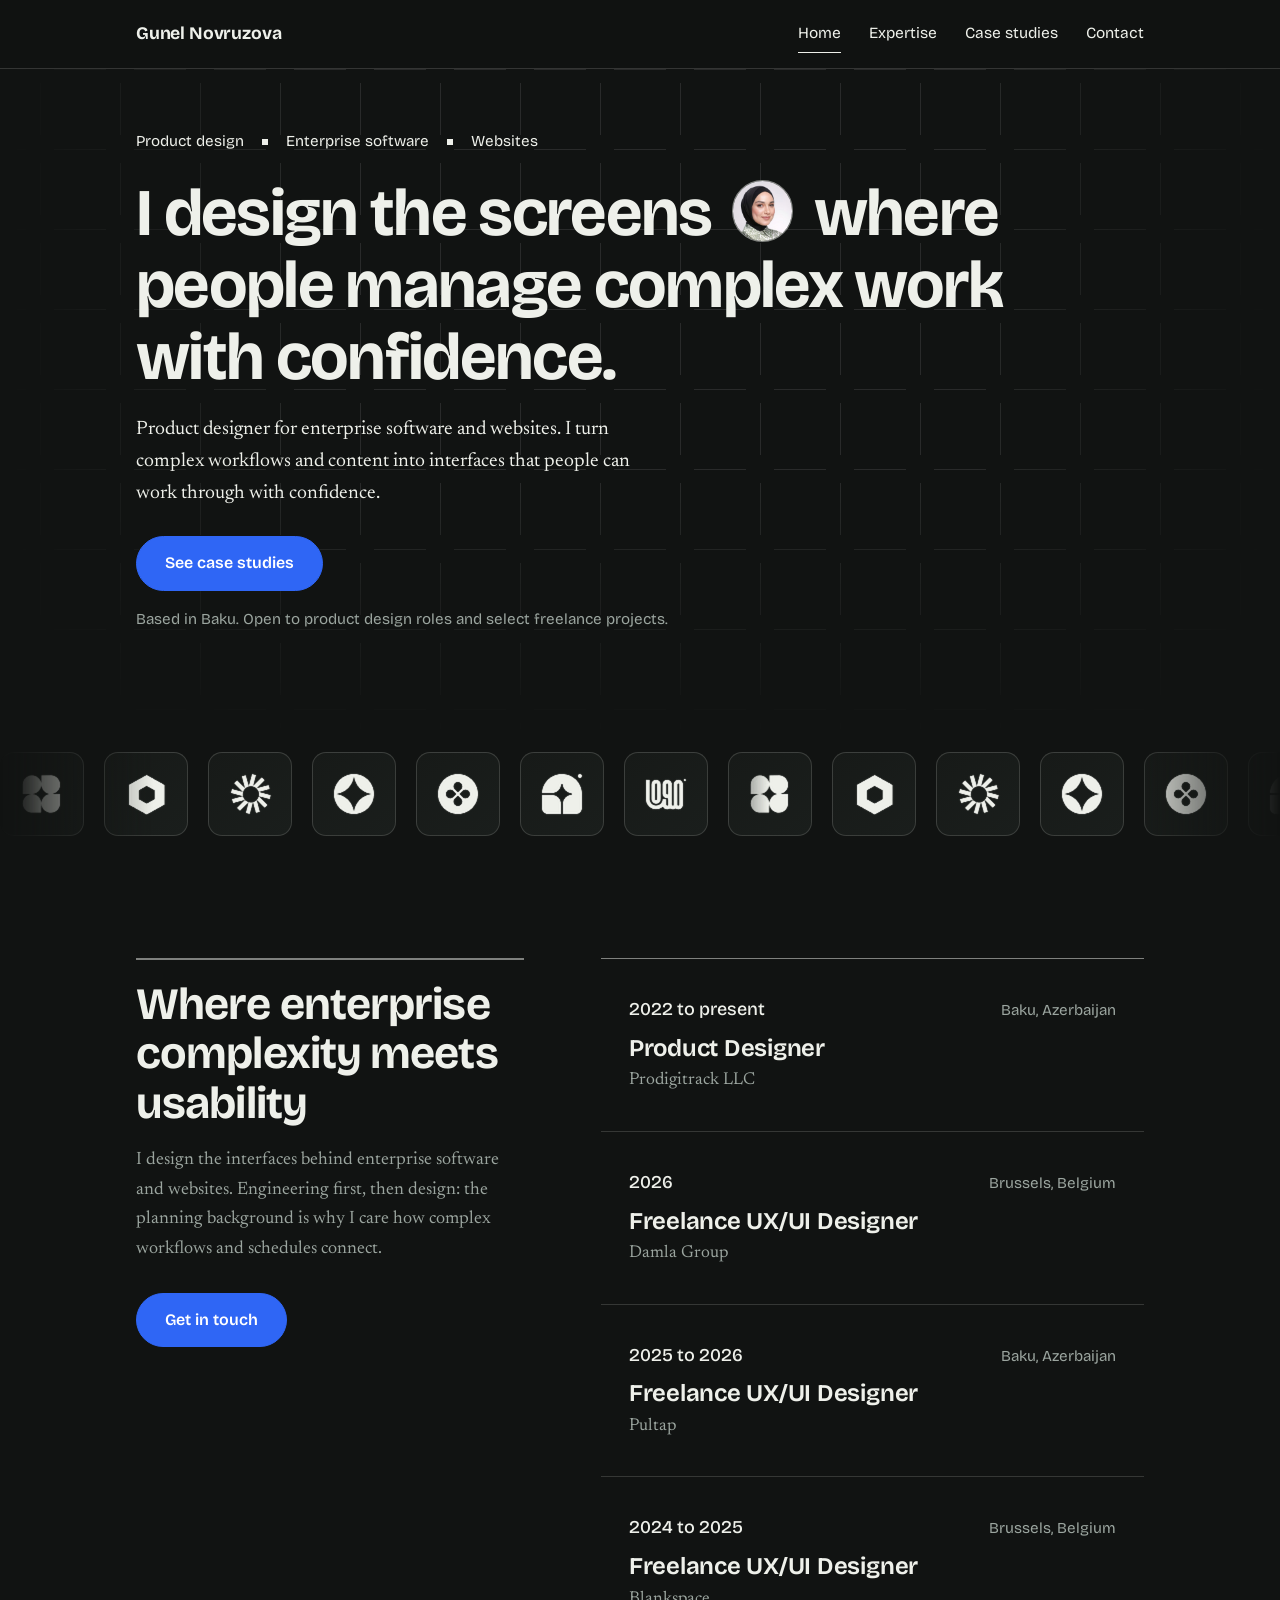
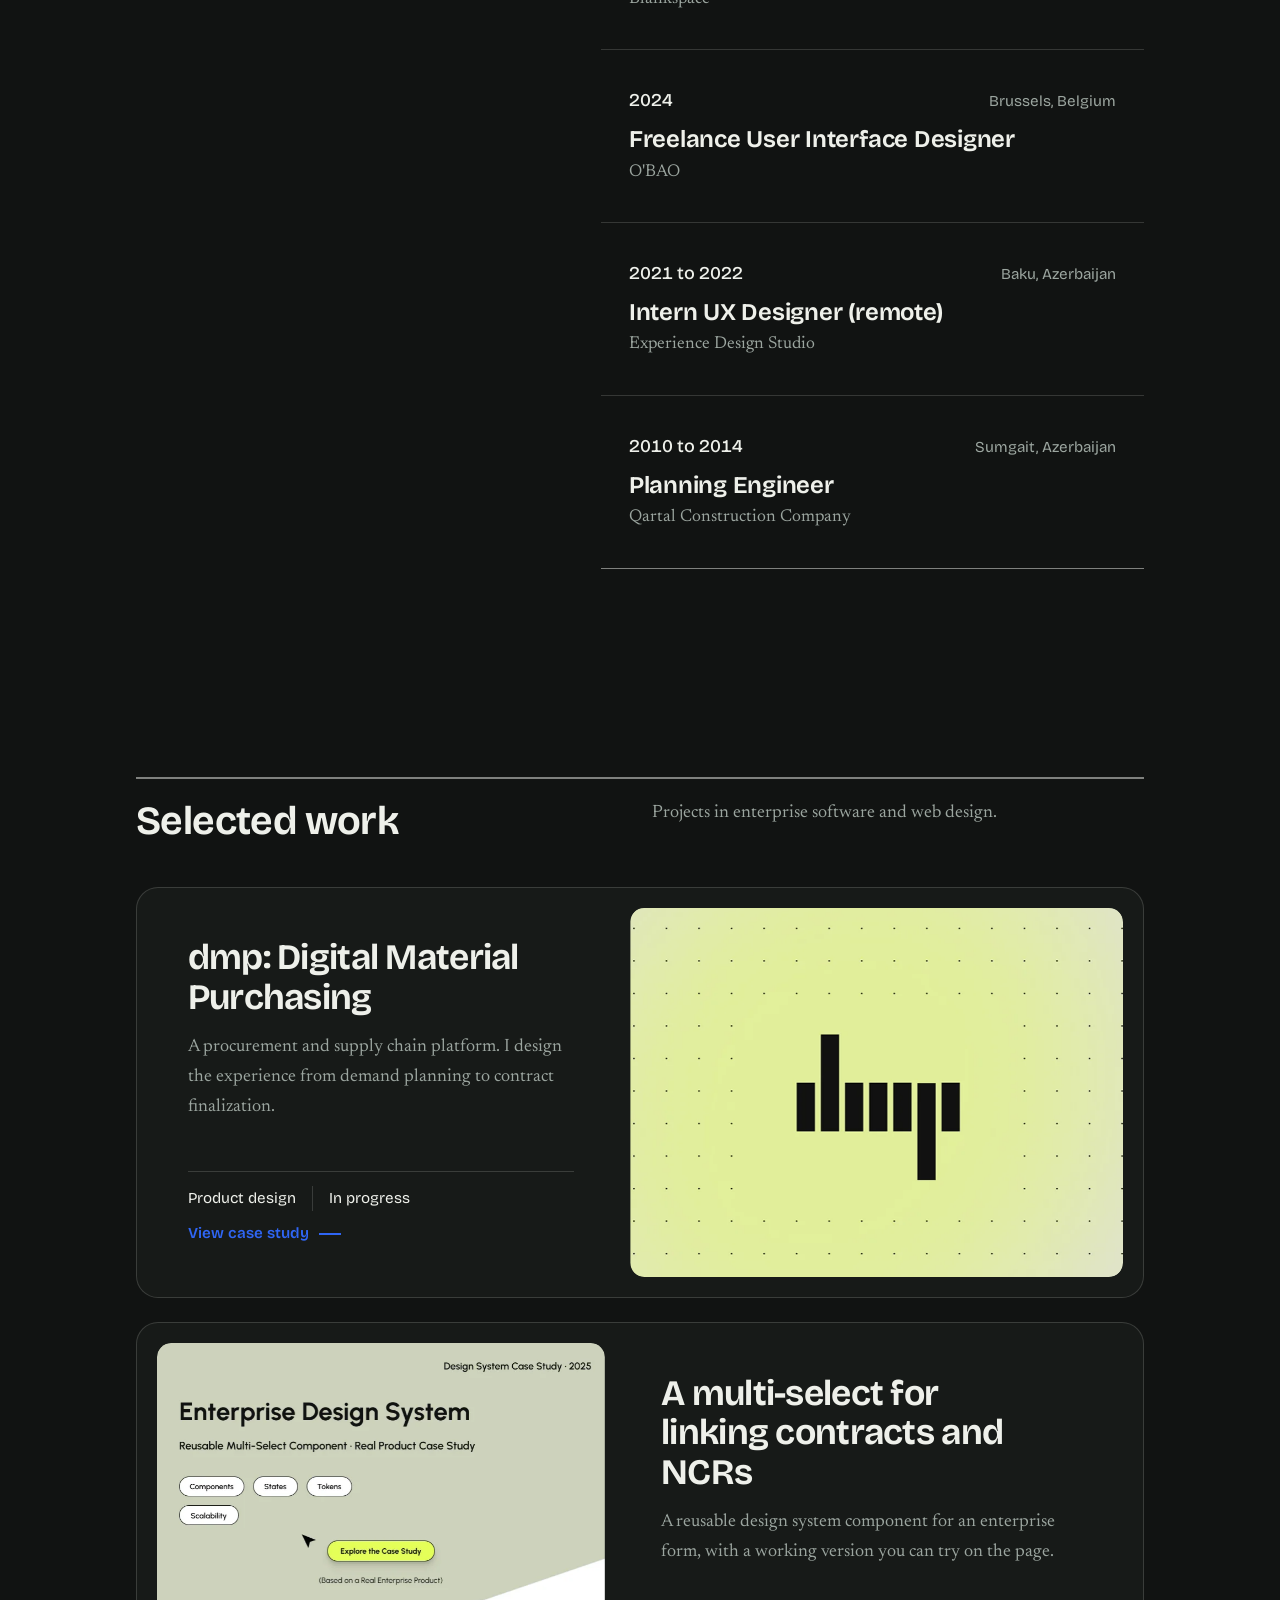
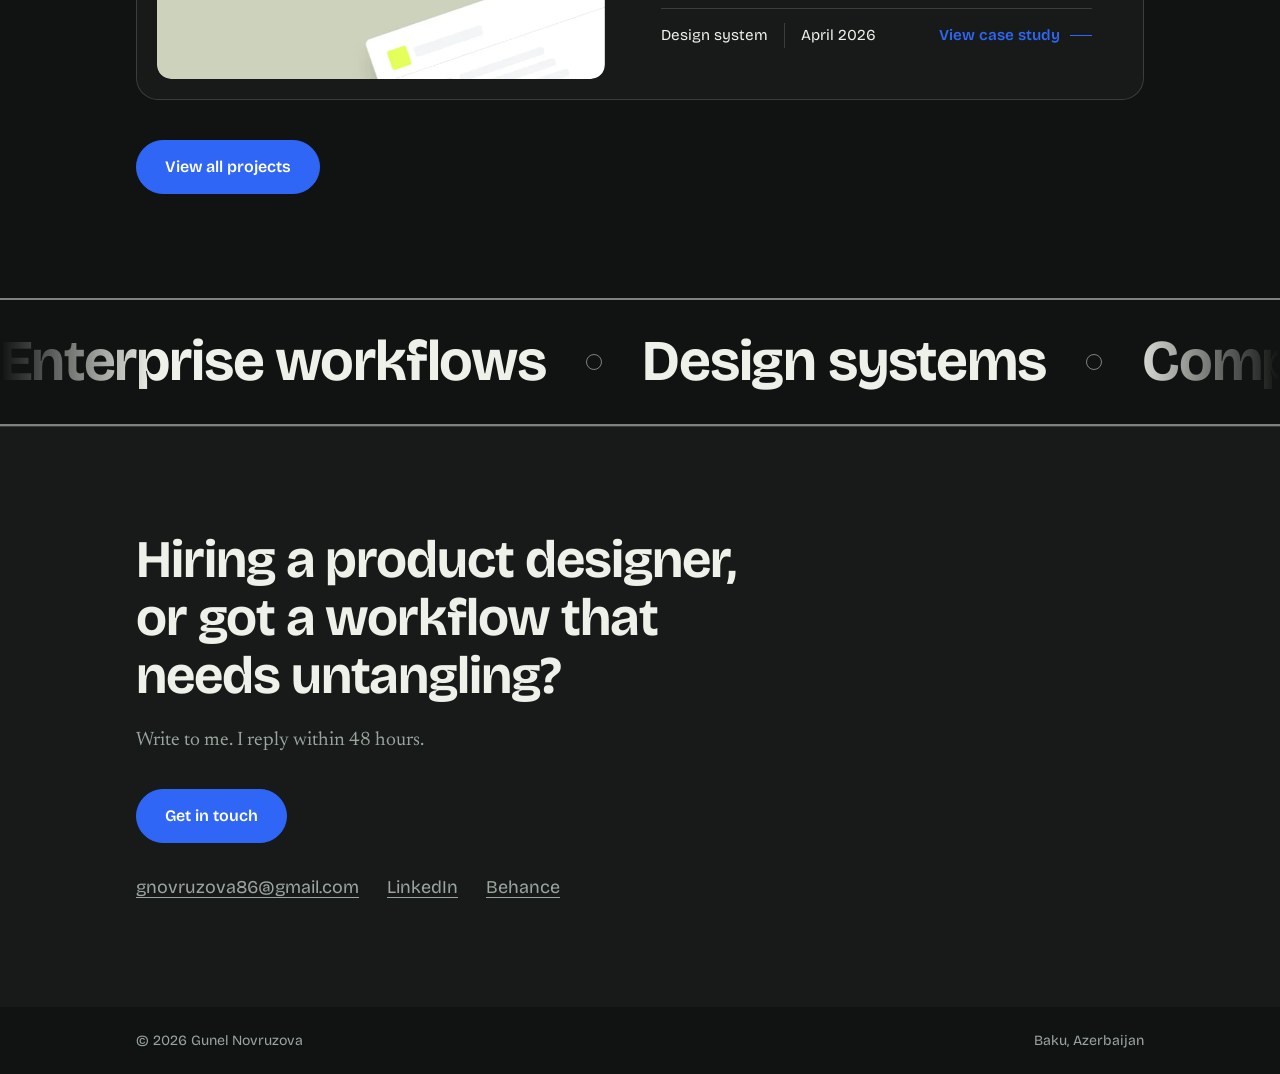
<file: index.html>
<!DOCTYPE html>
<html lang="en">
<head>
<meta charset="UTF-8">
<meta name="viewport" content="width=device-width, initial-scale=1.0">
<title>Gunel Novruzova | Product Designer for enterprise software and websites</title>
<meta name="description" content="Gunel Novruzova is a product designer in Baku who designs enterprise software and websites: complex workflows, forms and the interfaces that make them clear.">
<meta property="og:title" content="Gunel Novruzova | Product Designer for enterprise software and websites">
<meta property="og:description" content="Gunel Novruzova is a product designer in Baku who designs enterprise software and websites: complex workflows, forms and the interfaces that make them clear.">
<meta property="og:type" content="website">
<link rel="canonical" href="https://gunel-novruzova.github.io/portfolio/">
<meta property="og:url" content="https://gunel-novruzova.github.io/portfolio/">
<meta property="og:site_name" content="Gunel Novruzova">
<meta property="og:image" content="https://gunel-novruzova.github.io/portfolio/assets/images/og.jpg">
<meta property="og:image:width" content="1200">
<meta property="og:image:height" content="630">
<meta property="og:image:alt" content="Gunel Novruzova, product designer for enterprise software and websites">
<meta name="twitter:card" content="summary_large_image">
<meta name="twitter:title" content="Gunel Novruzova | Product Designer for enterprise software and websites">
<meta name="twitter:description" content="Gunel Novruzova is a product designer in Baku who designs enterprise software and websites: complex workflows, forms and the interfaces that make them clear.">
<meta name="twitter:image" content="https://gunel-novruzova.github.io/portfolio/assets/images/og.jpg">
<meta name="color-scheme" content="dark">
<meta name="theme-color" content="#111312">
<link rel="icon" href="favicon.ico" sizes="48x48">
<link rel="icon" type="image/png" sizes="32x32" href="favicon-32.png">
<link rel="apple-touch-icon" href="apple-touch-icon.png">
<link rel="preconnect" href="https://fonts.googleapis.com">
<link rel="preconnect" href="https://fonts.gstatic.com" crossorigin>
<link href="https://fonts.googleapis.com/css2?family=Bricolage+Grotesque:opsz,wght@12..96,400..800&family=Newsreader:ital,opsz,wght@0,6..72,400..600;1,6..72,400&display=swap" rel="stylesheet">
<link rel="stylesheet" href="assets/styles.css">
<script>try{if(!matchMedia('(prefers-reduced-motion: reduce)').matches)document.documentElement.classList.add('js-motion')}catch(e){}</script>
</head>
<body>
<a class="skip" href="#main">Skip to content</a>

<header class="site-header">
  <div class="wrap">
    <a class="brand" href="index.html" aria-label="Gunel Novruzova, home">Gunel<span class="brand-rest"> Novruzova</span></a>
    <nav class="nav" aria-label="Main">
      <a class="nav-home" href="index.html" aria-current="page">Home</a>
      <a href="index.html#experience">Expertise</a>
      <a href="case-studies.html">Case studies</a>
      <a href="contact.html">Contact</a>
    </nav>
  </div>
</header>

<main id="main">
  <section class="hero">
    <div class="hero-paper" aria-hidden="true"></div>
    <div class="wrap hero-grid">
      <div class="hero-copy">
        <p class="eyebrow-tags"><span>Product design</span><span>Enterprise software</span><span>Websites</span></p>
        <h1 class="hero-h1">I design the screens <img class="h1-avatar" src="assets/images/portrait-avatar.jpg" alt="Portrait of Gunel Novruzova" width="72" height="72"> where people manage complex work with confidence.</h1>
        <p class="lede">Product designer for enterprise software and websites. I turn complex workflows and content into interfaces that people can work through with confidence.</p>
        <div class="actions">
          <a class="btn btn-primary" href="case-studies.html">See case studies</a>
        </div>
        <p class="status">Based in Baku. Open to product design roles and select freelance projects.</p>
      </div>
      
    </div>
    <div class="band-logos" aria-hidden="true">
      <div class="marquee" data-speed="40">
        <div class="marquee-track"><div class="marquee-group"><span class="logo-tile"><img src="assets/logos/logo1.png" alt="" width="46" height="48"></span><span class="logo-tile"><img src="assets/logos/logo2.png" alt="" width="45" height="49"></span><span class="logo-tile"><img src="assets/logos/logo3.png" alt="" width="49" height="50"></span><span class="logo-tile"><img src="assets/logos/logo4.png" alt="" width="50" height="50"></span><span class="logo-tile"><img src="assets/logos/logo5.png" alt="" width="50" height="50"></span><span class="logo-tile"><img src="assets/logos/logo6.png" alt="" width="50" height="50"></span><span class="logo-tile"><img src="assets/logos/logo7.png" alt="" width="50" height="40"></span></div></div>
      </div>
    </div>
  </section>

  <section class="block" id="experience">
    <div class="wrap core-grid">
      <div class="core-left">
        <h2>Where enterprise complexity meets usability</h2>
        <p>I design the interfaces behind enterprise software and websites. Engineering first, then design: the planning background is why I care how complex workflows and schedules connect.</p>
        <a class="btn btn-primary" href="contact.html">Get in touch</a>
      </div>
      <div class="ledger exp" role="list" aria-label="Work experience">
        <div class="row" role="listitem"><span class="years">2022 to present</span><div class="who"><div class="role">Product Designer</div><div class="org">Prodigitrack LLC</div></div><span class="place">Baku, Azerbaijan</span></div>
        <div class="row" role="listitem"><span class="years">2026</span><div class="who"><div class="role">Freelance UX/UI Designer</div><div class="org">Damla Group</div></div><span class="place">Brussels, Belgium</span></div>
        <div class="row" role="listitem"><span class="years">2025 to 2026</span><div class="who"><div class="role">Freelance UX/UI Designer</div><div class="org">Pultap</div></div><span class="place">Baku, Azerbaijan</span></div>
        <div class="row" role="listitem"><span class="years">2024 to 2025</span><div class="who"><div class="role">Freelance UX/UI Designer</div><div class="org">Blankspace</div></div><span class="place">Brussels, Belgium</span></div>
        <div class="row" role="listitem"><span class="years">2024</span><div class="who"><div class="role">Freelance User Interface Designer</div><div class="org">O'BAO</div></div><span class="place">Brussels, Belgium</span></div>
        <div class="row" role="listitem"><span class="years">2021 to 2022</span><div class="who"><div class="role">Intern UX Designer (remote)</div><div class="org">Experience Design Studio</div></div><span class="place">Baku, Azerbaijan</span></div>
        <div class="row" role="listitem"><span class="years">2010 to 2014</span><div class="who"><div class="role">Planning Engineer</div><div class="org">Qartal Construction Company</div></div><span class="place">Sumgait, Azerbaijan</span></div>
      </div>
    </div>
  </section>

  <section class="block" id="work">
    <div class="wrap">
      <div class="section-head">
        <h2>Selected work</h2>
        <p>Projects in enterprise software and web design.</p>
      </div>
    <ul class="features">
      <li>
        <a class="feature" href="case-study-dmp.html">
          <div class="feature-text">
            <div>
              <h3>dmp: Digital Material Purchasing</h3>
              <p class="feature-desc">A procurement and supply chain platform. I design the experience from demand planning to contract finalization.</p>
            </div>
            <div class="feature-foot">
              <span class="feature-tags"><span>Product design</span><span>In progress</span></span>
              <span class="feature-cta">View case study<span class="bar" aria-hidden="true"></span></span>
            </div>
          </div>
          <div class="feature-img"><img src="assets/images/dmp/cover.webp" alt="" loading="lazy" width="1200" height="900"></div>
        </a>
      </li>
      <li>
        <a class="feature" href="case-study-design-system.html">
          <div class="feature-text">
            <div>
              <h3>A multi-select for linking contracts and NCRs</h3>
              <p class="feature-desc">A reusable design system component for an enterprise form, with a working version you can try on the page.</p>
            </div>
            <div class="feature-foot">
              <span class="feature-tags"><span>Design system</span><span>April 2026</span></span>
              <span class="feature-cta">View case study<span class="bar" aria-hidden="true"></span></span>
            </div>
          </div>
          <div class="feature-img"><img src="assets/images/ds/card.webp" alt="" loading="lazy" width="1200" height="900"></div>
        </a>
      </li>
    </ul>
      <div class="work-more"><a class="btn btn-primary" href="case-studies.html">View all projects</a></div>
    </div>
  </section>

  <div class="band-words" aria-hidden="true">
    <div class="marquee" data-speed="70">
      <div class="marquee-track"><div class="marquee-group"><span class="mq-item">Enterprise workflows</span><span class="mq-sep"></span><span class="mq-item">Design systems</span><span class="mq-sep"></span><span class="mq-item">Complex forms</span><span class="mq-sep"></span><span class="mq-item">Usability testing</span><span class="mq-sep"></span><span class="mq-item">Website design</span><span class="mq-sep"></span></div></div>
    </div>
  </div>
</main>

<section class="contact" id="contact">
  <div class="wrap">
    <h2>Hiring a product designer, or got a workflow that needs untangling?</h2>
    <p class="lede">Write to me. I reply within 48 hours.</p>
    <div class="contact-cta"><a class="btn btn-light" href="contact.html">Get in touch</a></div>
    <ul class="contact-links">
      <li><a href="mailto:gnovruzova86@gmail.com">gnovruzova86@gmail.com</a></li>
      <li><a href="https://www.linkedin.com/in/gunel-novruzova-77689978/" target="_blank" rel="noopener">LinkedIn</a></li>
      <li><a href="https://www.behance.net/gunelnovruzova" target="_blank" rel="noopener">Behance</a></li>
    </ul>
  </div>
</section>

<footer>
  <div class="wrap">
    <span>© 2026 Gunel Novruzova</span>
    <span>Baku, Azerbaijan</span>
  </div>
</footer>

<script src="assets/marquee.js"></script>
<script src="assets/motion.js"></script>
</body>
</html>
</file>
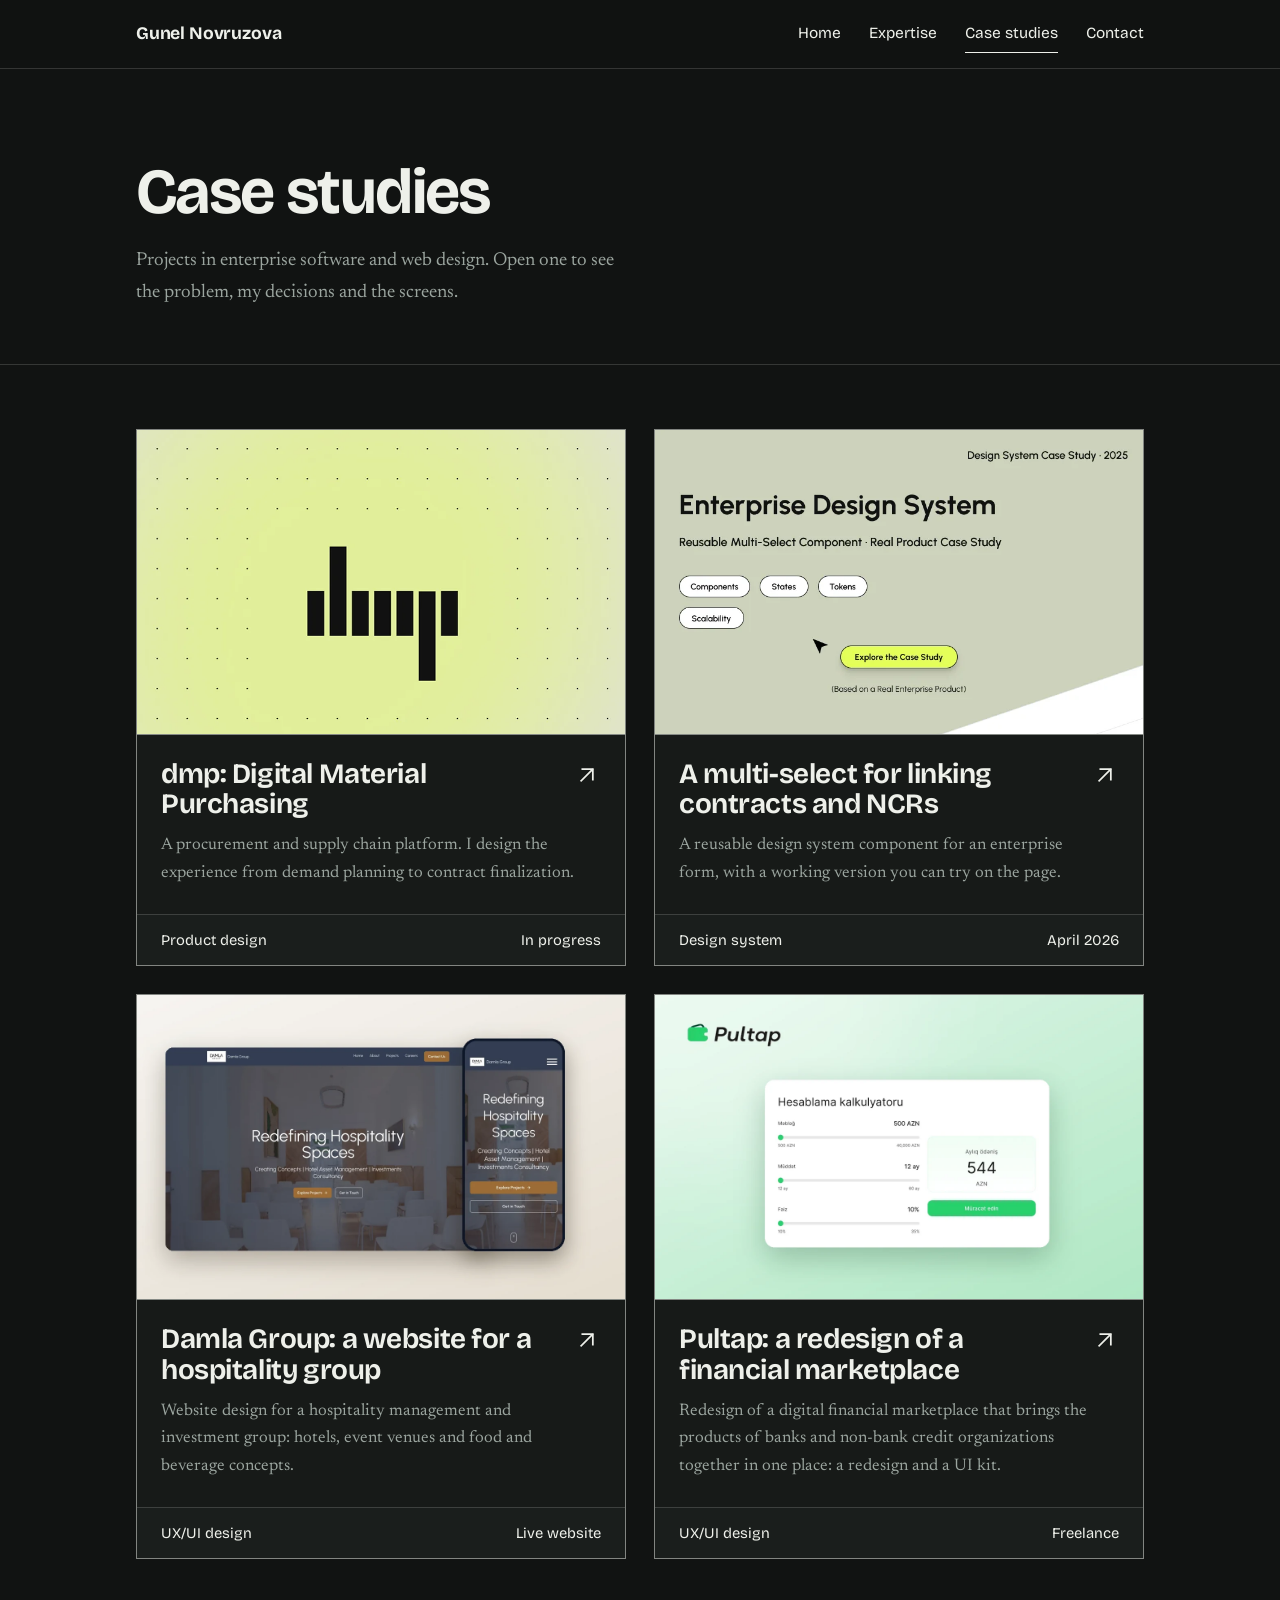
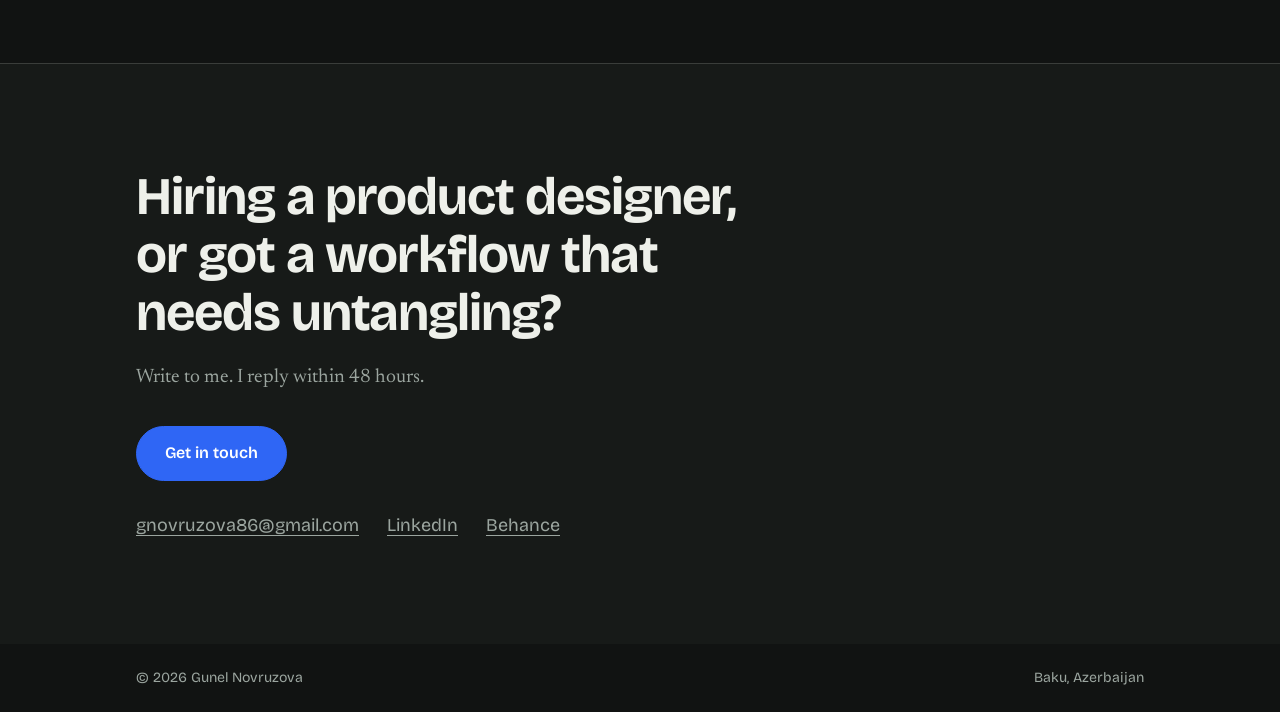
<file: case-studies.html>
<!DOCTYPE html>
<html lang="en">
<head>
<meta charset="UTF-8">
<meta name="viewport" content="width=device-width, initial-scale=1.0">
<title>Case studies | Gunel Novruzova</title>
<meta name="description" content="Case studies by Gunel Novruzova: enterprise software, websites, design systems and complex forms.">
<meta property="og:title" content="Case studies | Gunel Novruzova">
<meta property="og:description" content="Case studies by Gunel Novruzova: enterprise software, websites, design systems and complex forms.">
<meta property="og:type" content="website">
<link rel="canonical" href="https://gunel-novruzova.github.io/portfolio/case-studies.html">
<meta property="og:url" content="https://gunel-novruzova.github.io/portfolio/case-studies.html">
<meta property="og:site_name" content="Gunel Novruzova">
<meta property="og:image" content="https://gunel-novruzova.github.io/portfolio/assets/images/og.jpg">
<meta property="og:image:width" content="1200">
<meta property="og:image:height" content="630">
<meta property="og:image:alt" content="Gunel Novruzova, product designer for enterprise software and websites">
<meta name="twitter:card" content="summary_large_image">
<meta name="twitter:title" content="Case studies | Gunel Novruzova">
<meta name="twitter:description" content="Case studies by Gunel Novruzova: enterprise software, websites, design systems and complex forms.">
<meta name="twitter:image" content="https://gunel-novruzova.github.io/portfolio/assets/images/og.jpg">
<meta name="color-scheme" content="dark">
<meta name="theme-color" content="#111312">
<link rel="icon" href="favicon.ico" sizes="48x48">
<link rel="icon" type="image/png" sizes="32x32" href="favicon-32.png">
<link rel="apple-touch-icon" href="apple-touch-icon.png">
<link rel="preconnect" href="https://fonts.googleapis.com">
<link rel="preconnect" href="https://fonts.gstatic.com" crossorigin>
<link href="https://fonts.googleapis.com/css2?family=Bricolage+Grotesque:opsz,wght@12..96,400..800&family=Newsreader:ital,opsz,wght@0,6..72,400..600;1,6..72,400&display=swap" rel="stylesheet">
<link rel="stylesheet" href="assets/styles.css">
<script>try{if(!matchMedia('(prefers-reduced-motion: reduce)').matches)document.documentElement.classList.add('js-motion')}catch(e){}</script>
</head>
<body>
<a class="skip" href="#main">Skip to content</a>

<header class="site-header">
  <div class="wrap">
    <a class="brand" href="index.html" aria-label="Gunel Novruzova, home">Gunel<span class="brand-rest"> Novruzova</span></a>
    <nav class="nav" aria-label="Main">
      <a class="nav-home" href="index.html">Home</a>
      <a href="index.html#experience">Expertise</a>
      <a href="case-studies.html" aria-current="page">Case studies</a>
      <a href="contact.html">Contact</a>
    </nav>
  </div>
</header>

<main id="main">
  <section class="page-head">
    <div class="wrap">
      <h1>Case studies</h1>
      <p>Projects in enterprise software and web design. Open one to see the problem, my decisions and the screens.</p>
    </div>
  </section>
  <section class="block" style="padding-top:clamp(40px,6vw,64px)">
    <div class="wrap">
    <ul class="cards">
      <li>
        <a class="pcard" href="case-study-dmp.html">
          <div class="pcard-img"><img src="assets/images/dmp/cover.webp" alt="" loading="lazy" width="1200" height="750"></div>
          <div class="pcard-body">
            <div class="pcard-title">
              <h2>dmp: Digital Material Purchasing</h2>
              <svg class="pcard-arrow" viewBox="0 0 24 24" fill="none" stroke="currentColor" stroke-width="1.5" stroke-linecap="square" aria-hidden="true"><path d="M7 17 17 7M8 7h9v9"/></svg>
            </div>
            <p class="pcard-desc">A procurement and supply chain platform. I design the experience from demand planning to contract finalization.</p>
          </div>
          <div class="pcard-foot"><span>Product design</span><span>In progress</span></div>
        </a>
      </li>
      <li>
        <a class="pcard" href="case-study-design-system.html">
          <div class="pcard-img"><img src="assets/images/ds/card.webp" alt="" loading="lazy" width="1200" height="750"></div>
          <div class="pcard-body">
            <div class="pcard-title">
              <h2>A multi-select for linking contracts and NCRs</h2>
              <svg class="pcard-arrow" viewBox="0 0 24 24" fill="none" stroke="currentColor" stroke-width="1.5" stroke-linecap="square" aria-hidden="true"><path d="M7 17 17 7M8 7h9v9"/></svg>
            </div>
            <p class="pcard-desc">A reusable design system component for an enterprise form, with a working version you can try on the page.</p>
          </div>
          <div class="pcard-foot"><span>Design system</span><span>April 2026</span></div>
        </a>
      </li>
      <li>
        <a class="pcard" href="case-study-damla.html">
          <div class="pcard-img"><img src="assets/images/damla/cover.webp" alt="" loading="lazy" width="1200" height="750"></div>
          <div class="pcard-body">
            <div class="pcard-title">
              <h2>Damla Group: a website for a hospitality group</h2>
              <svg class="pcard-arrow" viewBox="0 0 24 24" fill="none" stroke="currentColor" stroke-width="1.5" stroke-linecap="square" aria-hidden="true"><path d="M7 17 17 7M8 7h9v9"/></svg>
            </div>
            <p class="pcard-desc">Website design for a hospitality management and investment group: hotels, event venues and food and beverage concepts.</p>
          </div>
          <div class="pcard-foot"><span>UX/UI design</span><span>Live website</span></div>
        </a>
      </li>
      <li>
        <a class="pcard" href="case-study-pultap.html">
          <div class="pcard-img"><img src="assets/images/pultap/cover.webp" alt="" loading="lazy" width="1200" height="750"></div>
          <div class="pcard-body">
            <div class="pcard-title">
              <h2>Pultap: a redesign of a financial marketplace</h2>
              <svg class="pcard-arrow" viewBox="0 0 24 24" fill="none" stroke="currentColor" stroke-width="1.5" stroke-linecap="square" aria-hidden="true"><path d="M7 17 17 7M8 7h9v9"/></svg>
            </div>
            <p class="pcard-desc">Redesign of a digital financial marketplace that brings the products of banks and non-bank credit organizations together in one place: a redesign and a UI kit.</p>
          </div>
          <div class="pcard-foot"><span>UX/UI design</span><span>Freelance</span></div>
        </a>
      </li>
    </ul>
    </div>
  </section>
</main>

<section class="contact" id="contact">
  <div class="wrap">
    <h2>Hiring a product designer, or got a workflow that needs untangling?</h2>
    <p class="lede">Write to me. I reply within 48 hours.</p>
    <div class="contact-cta"><a class="btn btn-light" href="contact.html">Get in touch</a></div>
    <ul class="contact-links">
      <li><a href="mailto:gnovruzova86@gmail.com">gnovruzova86@gmail.com</a></li>
      <li><a href="https://www.linkedin.com/in/gunel-novruzova-77689978/" target="_blank" rel="noopener">LinkedIn</a></li>
      <li><a href="https://www.behance.net/gunelnovruzova" target="_blank" rel="noopener">Behance</a></li>
    </ul>
  </div>
</section>

<footer>
  <div class="wrap">
    <span>© 2026 Gunel Novruzova</span>
    <span>Baku, Azerbaijan</span>
  </div>
</footer>

<script src="assets/motion.js"></script>
</body>
</html>
</file>
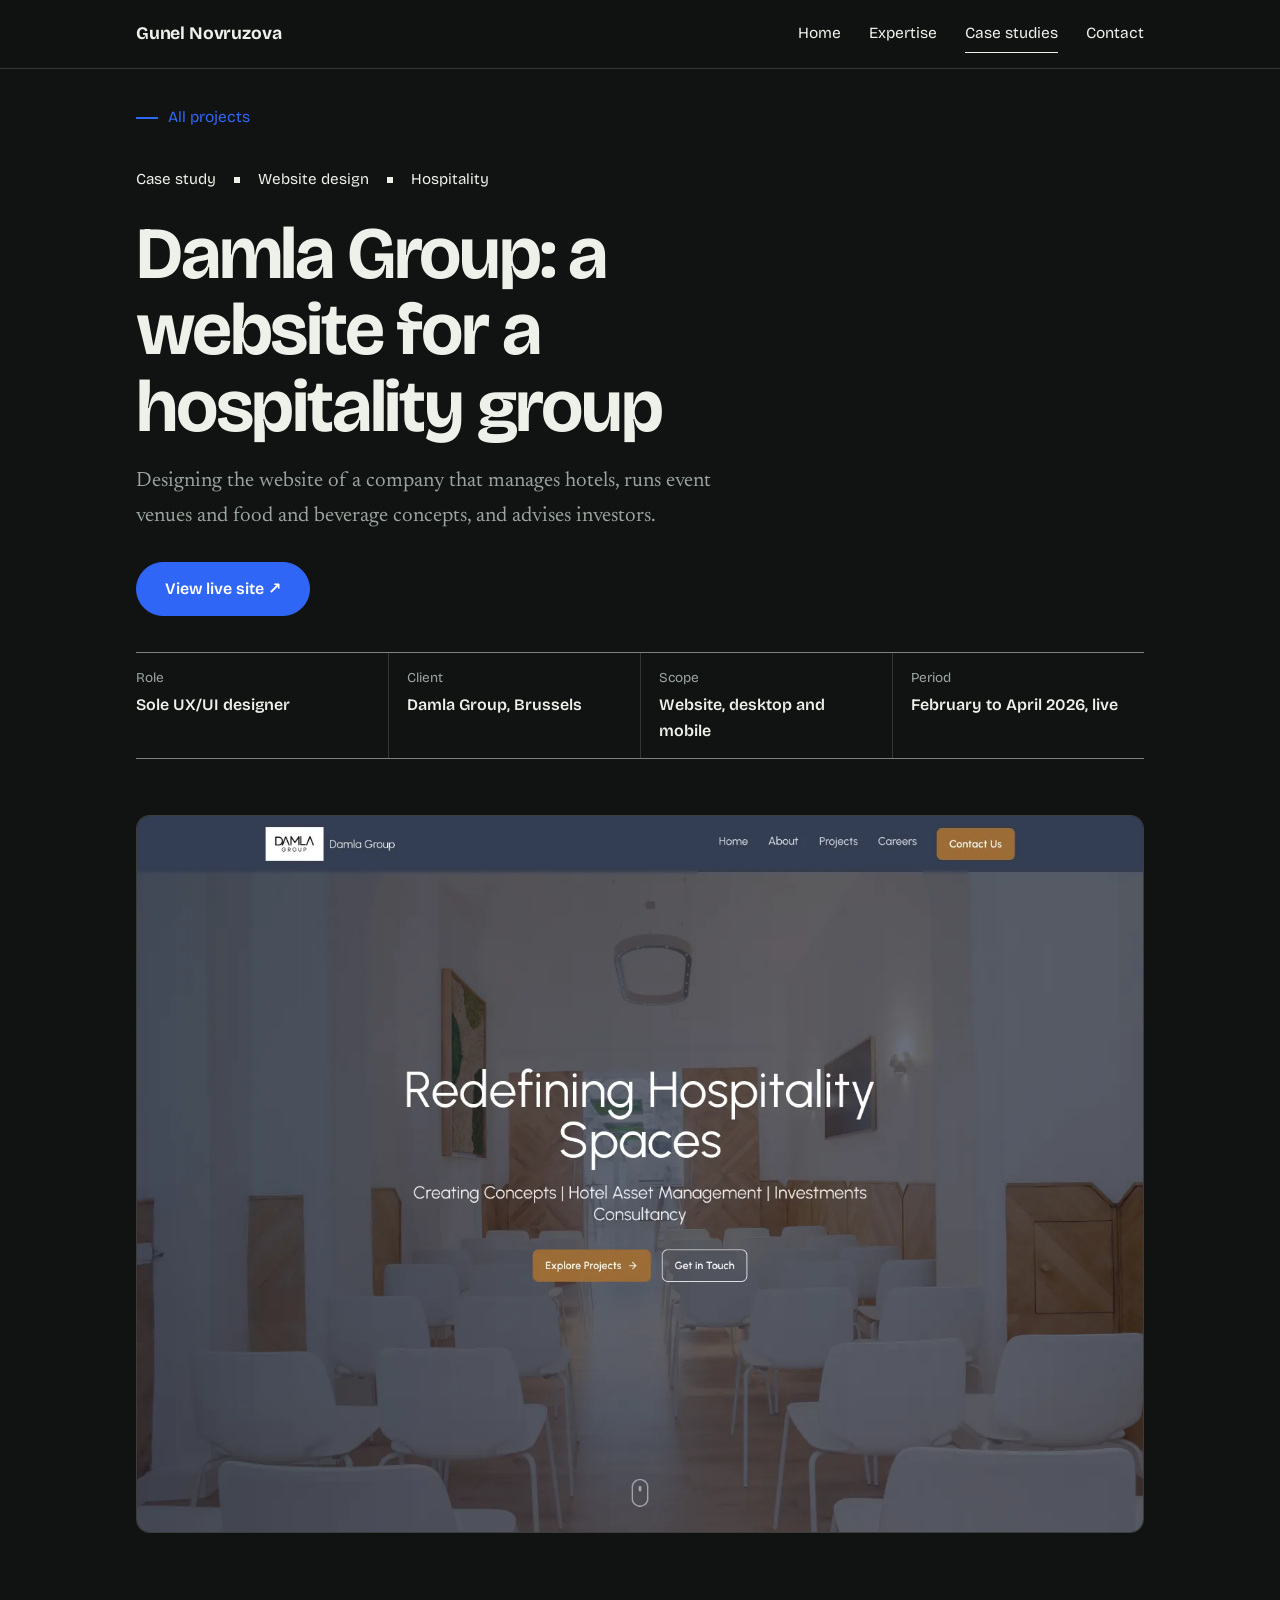
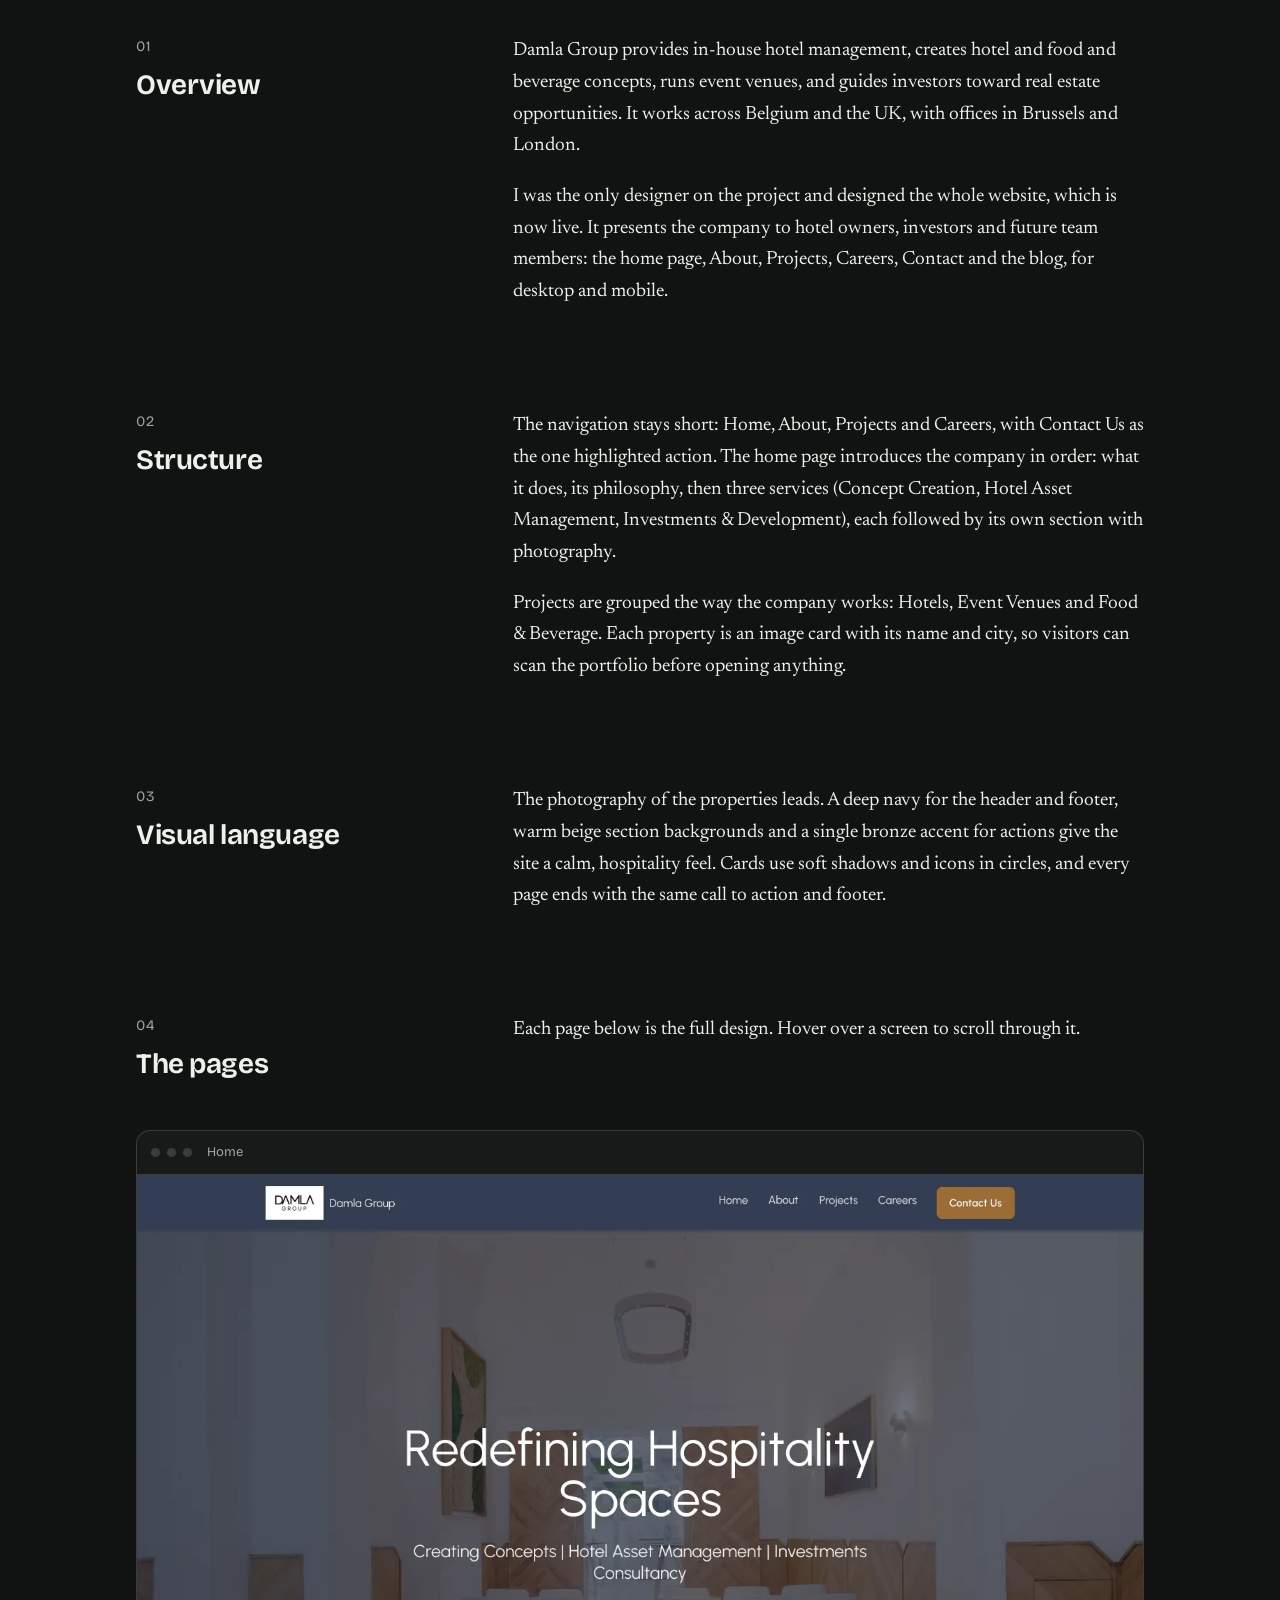
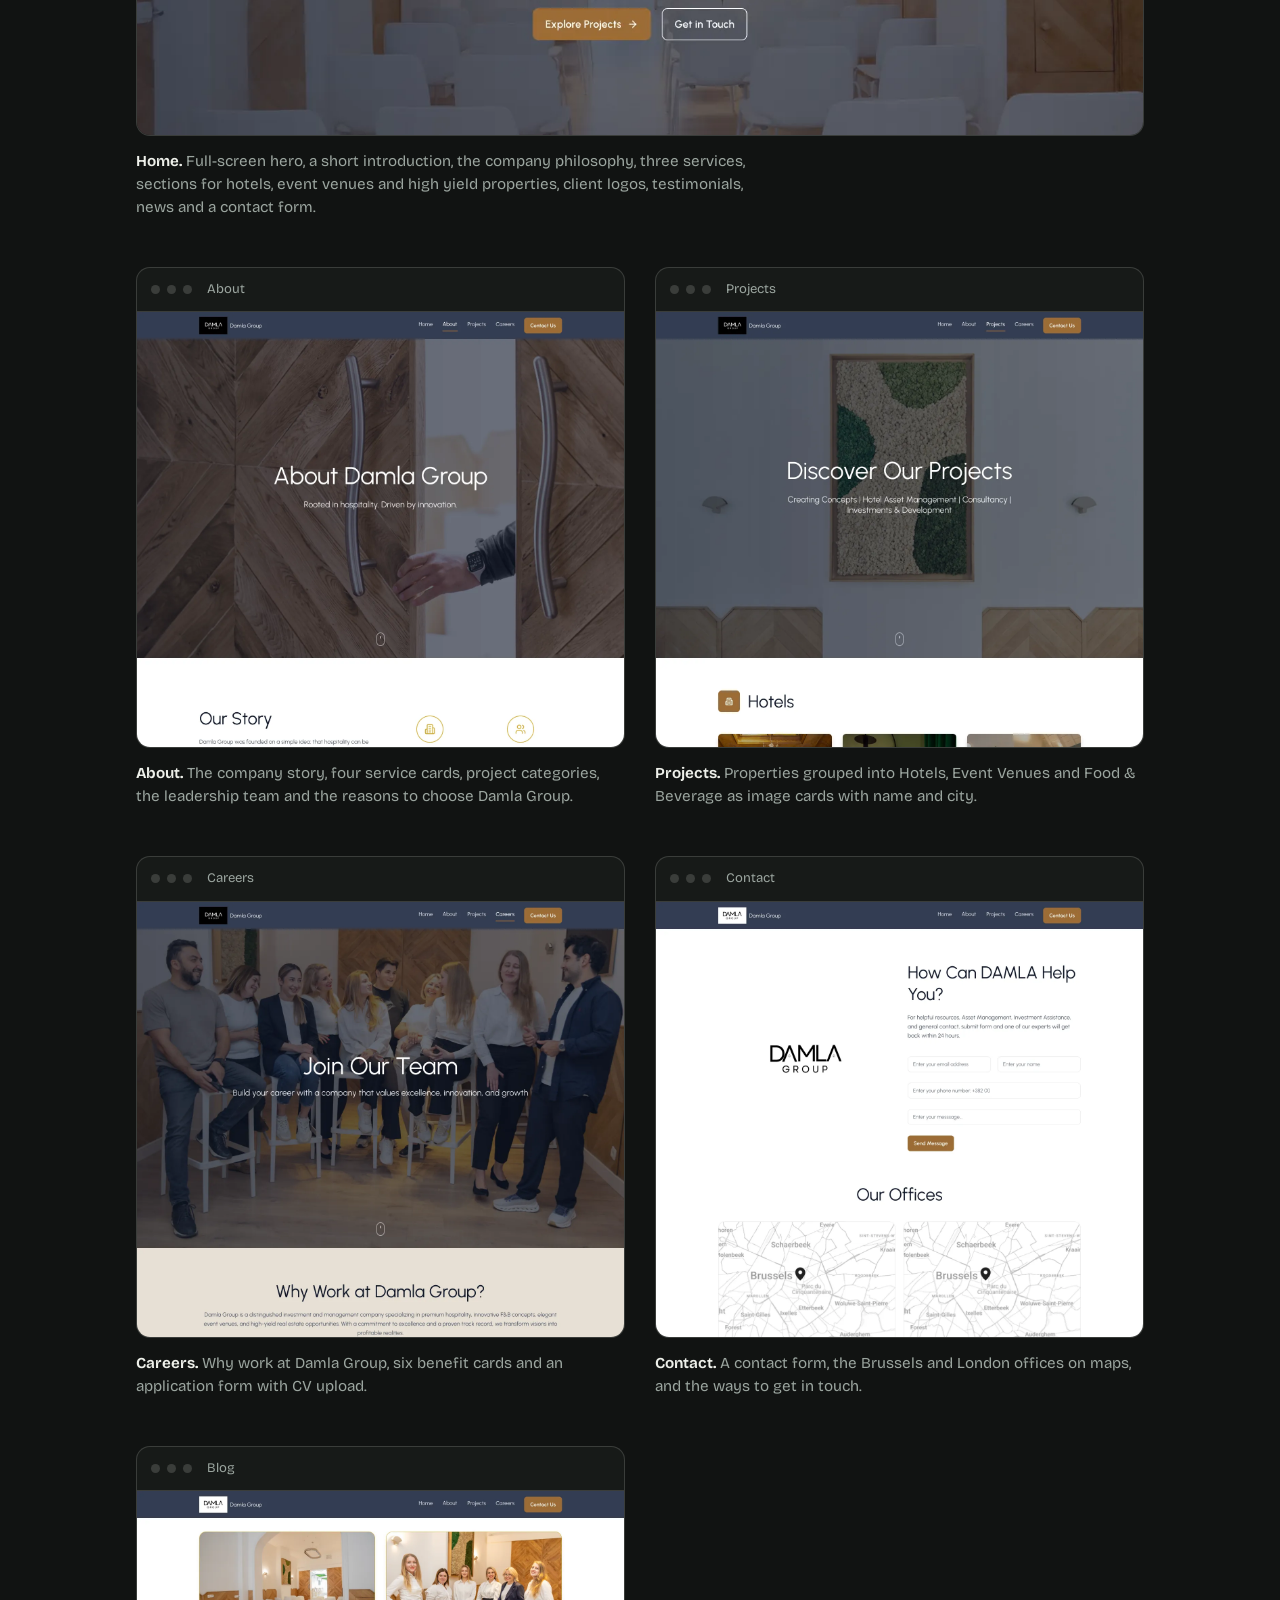
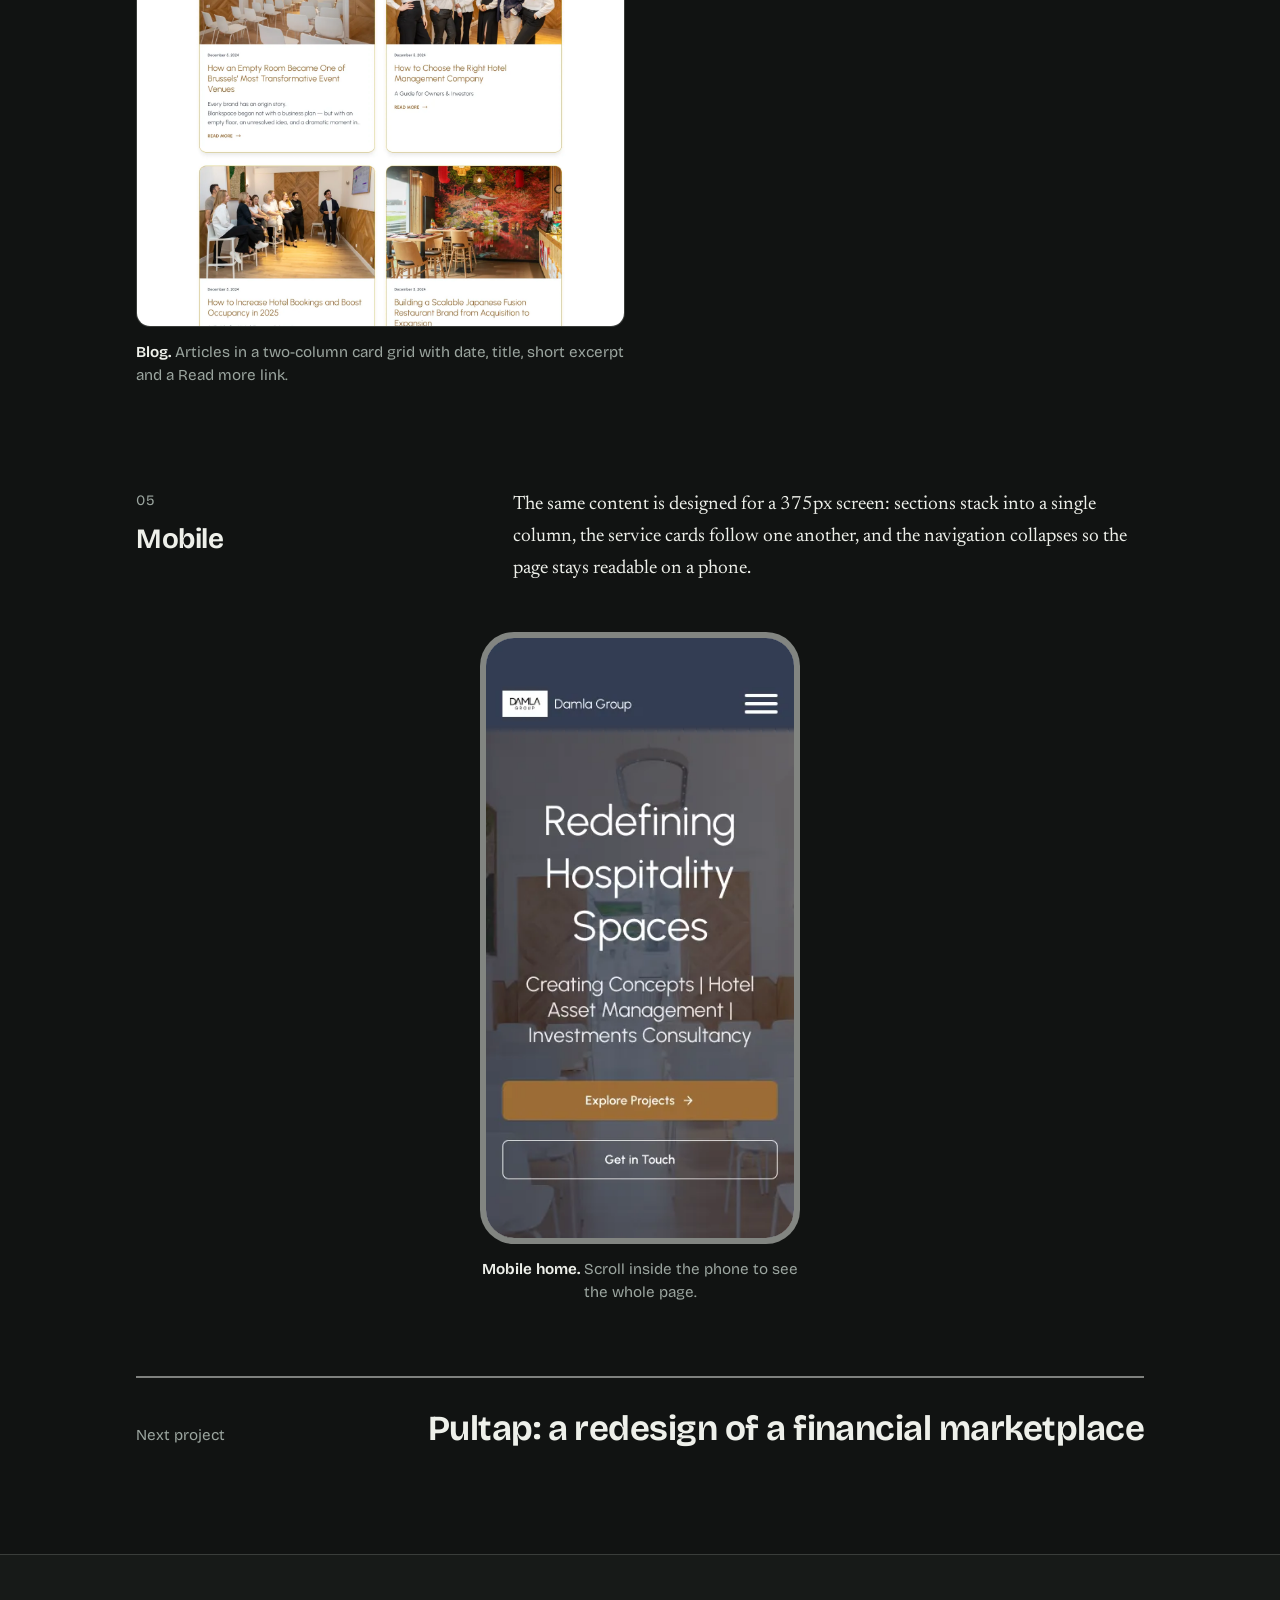
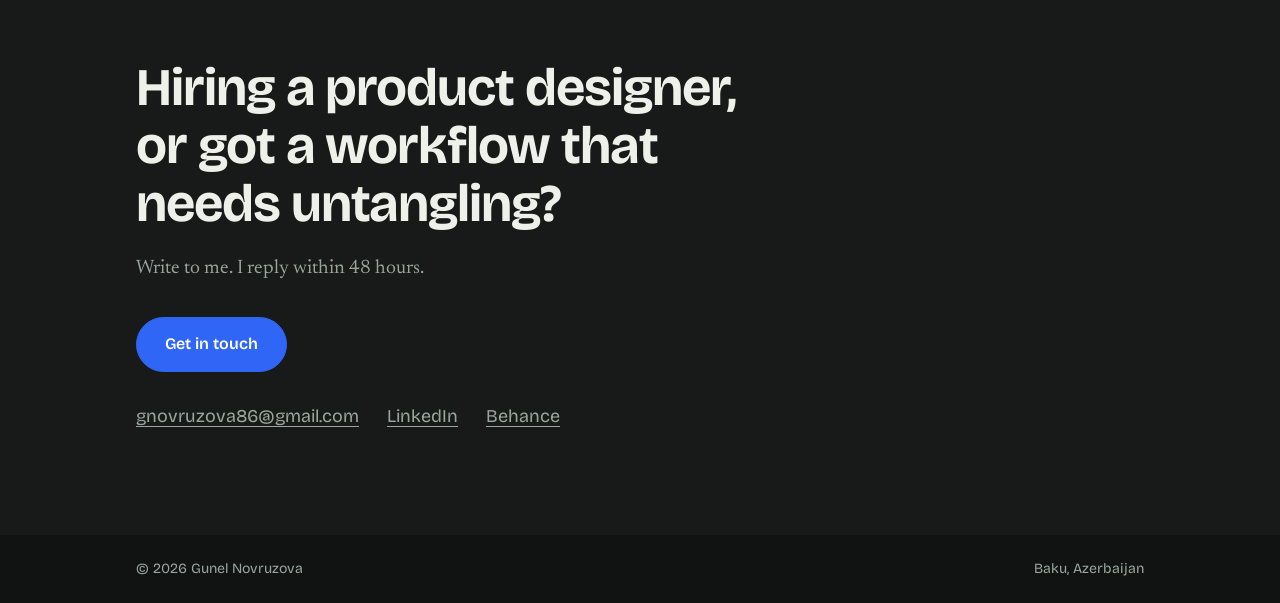
<file: case-study-damla.html>
<!DOCTYPE html>
<html lang="en">
<head>
<meta charset="UTF-8">
<meta name="viewport" content="width=device-width, initial-scale=1.0">
<title>Damla Group: a website for a hospitality group | Gunel Novruzova</title>
<meta name="description" content="Case study: designing the website of Damla Group, a hospitality management and investment company, for desktop and mobile.">
<meta property="og:title" content="Damla Group: a website for a hospitality group | Gunel Novruzova">
<meta property="og:description" content="Case study: designing the website of Damla Group, a hospitality management and investment company, for desktop and mobile.">
<meta property="og:type" content="website">
<link rel="canonical" href="https://gunel-novruzova.github.io/portfolio/case-study-damla.html">
<meta property="og:url" content="https://gunel-novruzova.github.io/portfolio/case-study-damla.html">
<meta property="og:site_name" content="Gunel Novruzova">
<meta property="og:image" content="https://gunel-novruzova.github.io/portfolio/assets/images/og.jpg">
<meta property="og:image:width" content="1200">
<meta property="og:image:height" content="630">
<meta property="og:image:alt" content="Gunel Novruzova, product designer for enterprise software and websites">
<meta name="twitter:card" content="summary_large_image">
<meta name="twitter:title" content="Damla Group: a website for a hospitality group | Gunel Novruzova">
<meta name="twitter:description" content="Case study: designing the website of Damla Group, a hospitality management and investment company, for desktop and mobile.">
<meta name="twitter:image" content="https://gunel-novruzova.github.io/portfolio/assets/images/og.jpg">
<meta name="color-scheme" content="dark">
<meta name="theme-color" content="#111312">
<link rel="icon" href="favicon.ico" sizes="48x48">
<link rel="icon" type="image/png" sizes="32x32" href="favicon-32.png">
<link rel="apple-touch-icon" href="apple-touch-icon.png">
<link rel="preconnect" href="https://fonts.googleapis.com">
<link rel="preconnect" href="https://fonts.gstatic.com" crossorigin>
<link href="https://fonts.googleapis.com/css2?family=Bricolage+Grotesque:opsz,wght@12..96,400..800&family=Newsreader:ital,opsz,wght@0,6..72,400..600;1,6..72,400&display=swap" rel="stylesheet">
<link rel="stylesheet" href="assets/styles.css">
<script>try{if(!matchMedia('(prefers-reduced-motion: reduce)').matches)document.documentElement.classList.add('js-motion')}catch(e){}</script>
</head>
<body>
<a class="skip" href="#main">Skip to content</a>

<header class="site-header">
  <div class="wrap">
    <a class="brand" href="index.html" aria-label="Gunel Novruzova, home">Gunel<span class="brand-rest"> Novruzova</span></a>
    <nav class="nav" aria-label="Main">
      <a class="nav-home" href="index.html">Home</a>
      <a href="index.html#experience">Expertise</a>
      <a href="case-studies.html" aria-current="page">Case studies</a>
      <a href="contact.html">Contact</a>
    </nav>
  </div>
</header>

<main id="main" class="detail">
  <div class="wrap">
    <a class="back" href="case-studies.html"><span class="bar"></span>All projects</a>
    <article class="case dmp" id="damla" aria-labelledby="damla-title">
        <header class="dmp-head">
          <p class="eyebrow-tags"><span>Case study</span><span>Website design</span><span>Hospitality</span></p>
          <h1 id="damla-title">Damla Group: a website for a hospitality group</h1>
          <p class="case-sub">Designing the website of a company that manages hotels, runs event venues and food and beverage concepts, and advises investors.</p>
          <p class="head-actions"><a class="btn btn-primary" href="https://damla-group.com/home" target="_blank" rel="noopener">View live site <span aria-hidden="true">&#8599;</span><span class="visually-hidden"> (opens in a new tab)</span></a></p>
        </header>
        <dl class="facts">
          <div><dt>Role</dt><dd>Sole UX/UI designer</dd></div>
          <div><dt>Client</dt><dd>Damla Group, Brussels</dd></div>
          <div><dt>Scope</dt><dd>Website, desktop and mobile</dd></div>
          <div><dt>Period</dt><dd>February to April 2026, live</dd></div>
        </dl>

        <figure class="figure reveal first"><img src="assets/images/damla/cover-page.webp" alt="Damla Group home page, first screen" loading="lazy" width="1440" height="1024"></figure>

        <section class="story reveal">
          <div class="story-label"><span class="story-num">01</span><h2>Overview</h2></div>
          <div class="text">
            <p>Damla Group provides in-house hotel management, creates hotel and food and beverage concepts, runs event venues, and guides investors toward real estate opportunities. It works across Belgium and the UK, with offices in Brussels and London.</p>
            <p>I was the only designer on the project and designed the whole website, which is now live. It presents the company to hotel owners, investors and future team members: the home page, About, Projects, Careers, Contact and the blog, for desktop and mobile.</p>
          </div>
        </section>

        <section class="story reveal">
          <div class="story-label"><span class="story-num">02</span><h2>Structure</h2></div>
          <div class="text">
            <p>The navigation stays short: Home, About, Projects and Careers, with Contact Us as the one highlighted action. The home page introduces the company in order: what it does, its philosophy, then three services (Concept Creation, Hotel Asset Management, Investments &amp; Development), each followed by its own section with photography.</p>
            <p>Projects are grouped the way the company works: Hotels, Event Venues and Food &amp; Beverage. Each property is an image card with its name and city, so visitors can scan the portfolio before opening anything.</p>
          </div>
        </section>

        <section class="story reveal">
          <div class="story-label"><span class="story-num">03</span><h2>Visual language</h2></div>
          <div class="text">
            <p>The photography of the properties leads. A deep navy for the header and footer, warm beige section backgrounds and a single bronze accent for actions give the site a calm, hospitality feel. Cards use soft shadows and icons in circles, and every page ends with the same call to action and footer.</p>
          </div>
        </section>

        <section class="story reveal">
          <div class="story-label"><span class="story-num">04</span><h2>The pages</h2></div>
          <div class="text">
            <p>Each page below is the full design. Hover over a screen to scroll through it.</p>
          </div>
        </section>
        <figure class="site-shot reveal" style="--t:26s">
          <div class="site-shot-frame">
            <div class="site-shot-bar" aria-hidden="true"><i></i><i></i><i></i><span>Home</span></div>
            <div class="site-shot-view" tabindex="0" role="img" aria-label="Home page design, scrolls on hover"><img src="assets/images/damla/home.webp" alt="" loading="lazy" width="1440" height="9370"></div>
          </div>
          <figcaption><strong>Home.</strong> Full-screen hero, a short introduction, the company philosophy, three services, sections for hotels, event venues and high yield properties, client logos, testimonials, news and a contact form.</figcaption>
        </figure>

        <div class="shot-grid">
        <figure class="site-shot reveal" style="--t:18s">
          <div class="site-shot-frame">
            <div class="site-shot-bar" aria-hidden="true"><i></i><i></i><i></i><span>About</span></div>
            <div class="site-shot-view" tabindex="0" role="img" aria-label="About page design, scrolls on hover"><img src="assets/images/damla/about.webp" alt="" loading="lazy" width="1440" height="6147"></div>
          </div>
          <figcaption><strong>About.</strong> The company story, four service cards, project categories, the leadership team and the reasons to choose Damla Group.</figcaption>
        </figure>
        <figure class="site-shot reveal" style="--t:16s">
          <div class="site-shot-frame">
            <div class="site-shot-bar" aria-hidden="true"><i></i><i></i><i></i><span>Projects</span></div>
            <div class="site-shot-view" tabindex="0" role="img" aria-label="Projects page design, scrolls on hover"><img src="assets/images/damla/projects.webp" alt="" loading="lazy" width="1440" height="5491"></div>
          </div>
          <figcaption><strong>Projects.</strong> Properties grouped into Hotels, Event Venues and Food &amp; Beverage as image cards with name and city.</figcaption>
        </figure>
        <figure class="site-shot reveal" style="--t:14s">
          <div class="site-shot-frame">
            <div class="site-shot-bar" aria-hidden="true"><i></i><i></i><i></i><span>Careers</span></div>
            <div class="site-shot-view" tabindex="0" role="img" aria-label="Careers page design, scrolls on hover"><img src="assets/images/damla/careers.webp" alt="" loading="lazy" width="1440" height="4354"></div>
          </div>
          <figcaption><strong>Careers.</strong> Why work at Damla Group, six benefit cards and an application form with CV upload.</figcaption>
        </figure>
        <figure class="site-shot reveal" style="--t:12s">
          <div class="site-shot-frame">
            <div class="site-shot-bar" aria-hidden="true"><i></i><i></i><i></i><span>Contact</span></div>
            <div class="site-shot-view" tabindex="0" role="img" aria-label="Contact page design, scrolls on hover"><img src="assets/images/damla/contact.webp" alt="" loading="lazy" width="1440" height="3228"></div>
          </div>
          <figcaption><strong>Contact.</strong> A contact form, the Brussels and London offices on maps, and the ways to get in touch.</figcaption>
        </figure>
        <figure class="site-shot reveal" style="--t:12s">
          <div class="site-shot-frame">
            <div class="site-shot-bar" aria-hidden="true"><i></i><i></i><i></i><span>Blog</span></div>
            <div class="site-shot-view" tabindex="0" role="img" aria-label="Blog page design, scrolls on hover"><img src="assets/images/damla/blog.webp" alt="" loading="lazy" width="1440" height="3038"></div>
          </div>
          <figcaption><strong>Blog.</strong> Articles in a two-column card grid with date, title, short excerpt and a Read more link.</figcaption>
        </figure>
        </div>

        <section class="story reveal">
          <div class="story-label"><span class="story-num">05</span><h2>Mobile</h2></div>
          <div class="text">
            <p>The same content is designed for a 375px screen: sections stack into a single column, the service cards follow one another, and the navigation collapses so the page stays readable on a phone.</p>
          </div>
        </section>
        <figure class="site-shot phone reveal" style="--t:30s">
          <div class="site-shot-frame">
            <div class="site-shot-bar" aria-hidden="true"><i></i><i></i><i></i><span>Mobile home</span></div>
            <div class="site-shot-view" tabindex="0" role="img" aria-label="Mobile home page design, scrolls on hover"><img src="assets/images/damla/mobile.webp" alt="" loading="lazy" width="375" height="11186"></div>
          </div>
          <figcaption><strong>Mobile home.</strong> Scroll inside the phone to see the whole page.</figcaption>
        </figure>
      </article>
    <nav class="next" aria-label="Next project">
      <span class="next-label">Next project</span>
      <a class="next-title" href="case-study-pultap.html">Pultap: a redesign of a financial marketplace</a>
    </nav>
  </div>
</main>

<section class="contact" id="contact">
  <div class="wrap">
    <h2>Hiring a product designer, or got a workflow that needs untangling?</h2>
    <p class="lede">Write to me. I reply within 48 hours.</p>
    <div class="contact-cta"><a class="btn btn-light" href="contact.html">Get in touch</a></div>
    <ul class="contact-links">
      <li><a href="mailto:gnovruzova86@gmail.com">gnovruzova86@gmail.com</a></li>
      <li><a href="https://www.linkedin.com/in/gunel-novruzova-77689978/" target="_blank" rel="noopener">LinkedIn</a></li>
      <li><a href="https://www.behance.net/gunelnovruzova" target="_blank" rel="noopener">Behance</a></li>
    </ul>
  </div>
</section>

<footer>
  <div class="wrap">
    <span>© 2026 Gunel Novruzova</span>
    <span>Baku, Azerbaijan</span>
  </div>
</footer>

<script src="assets/motion.js"></script>
</body>
</html>
</file>
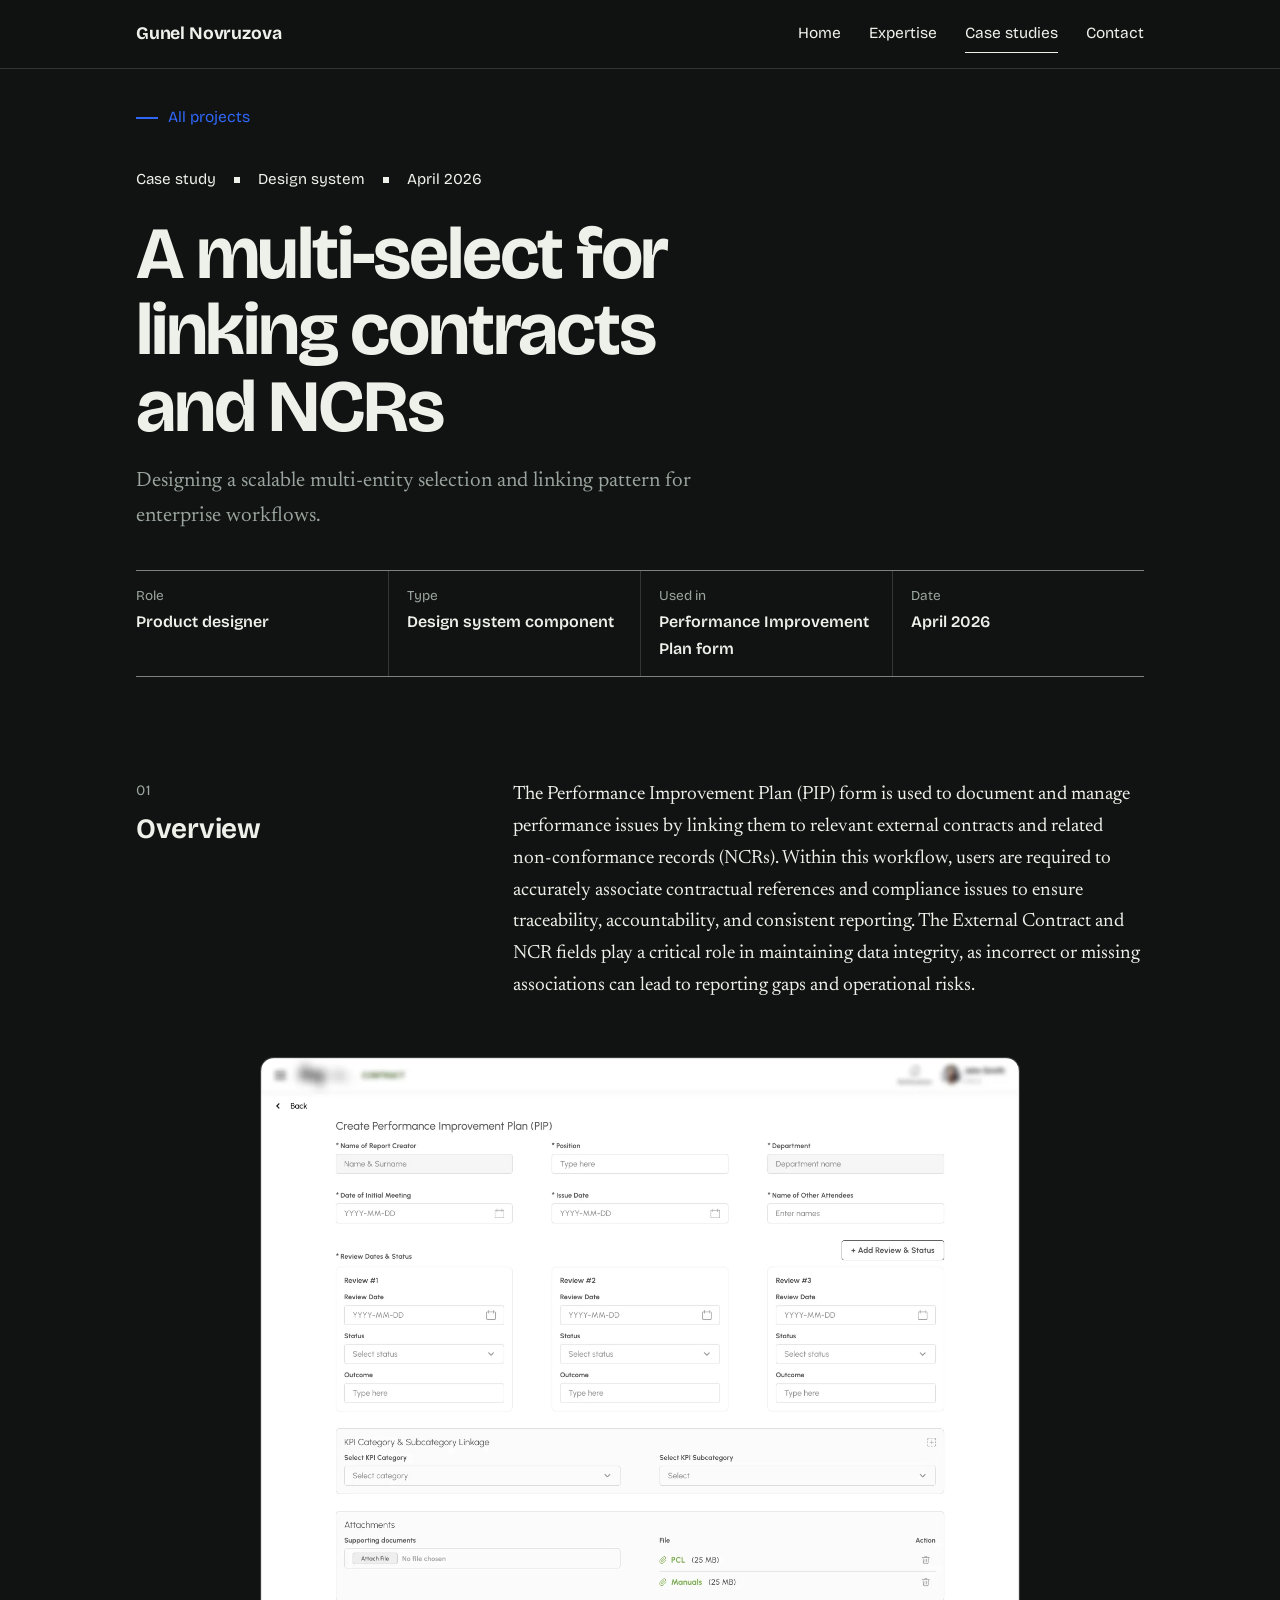
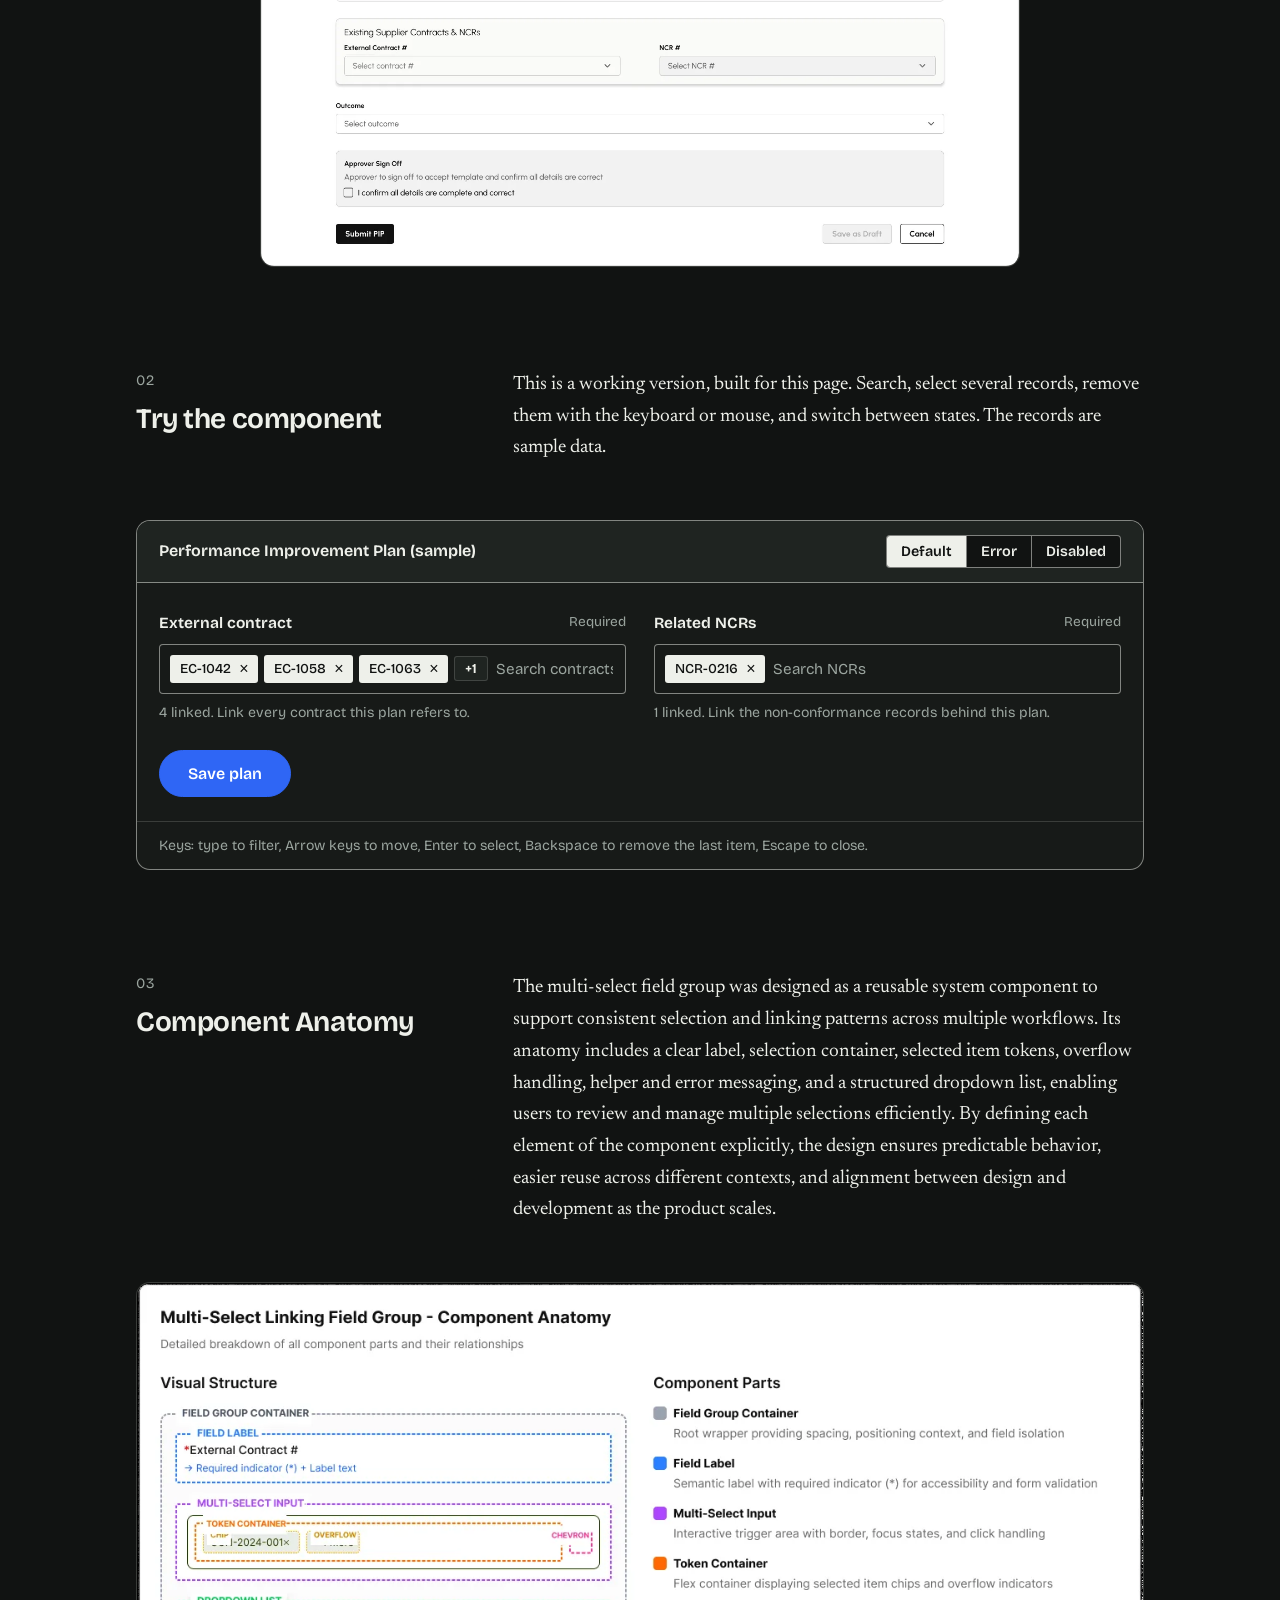
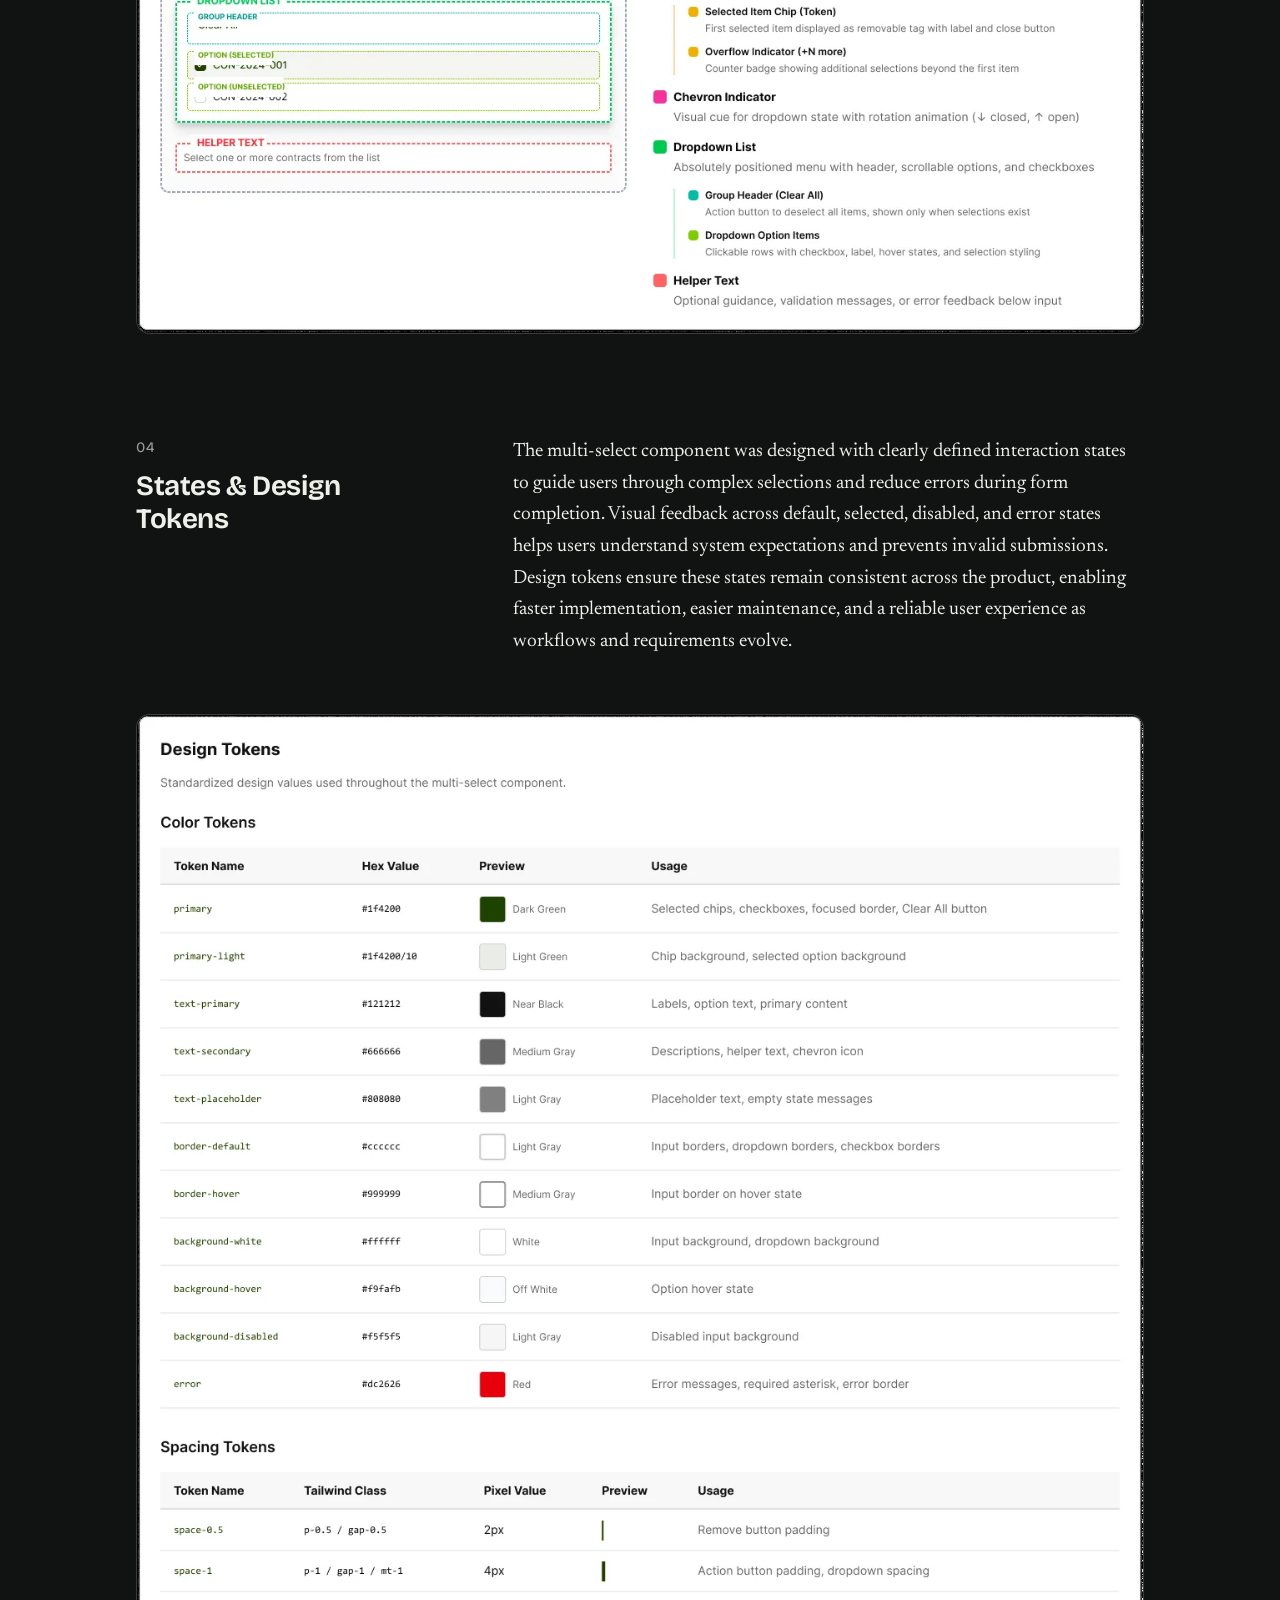
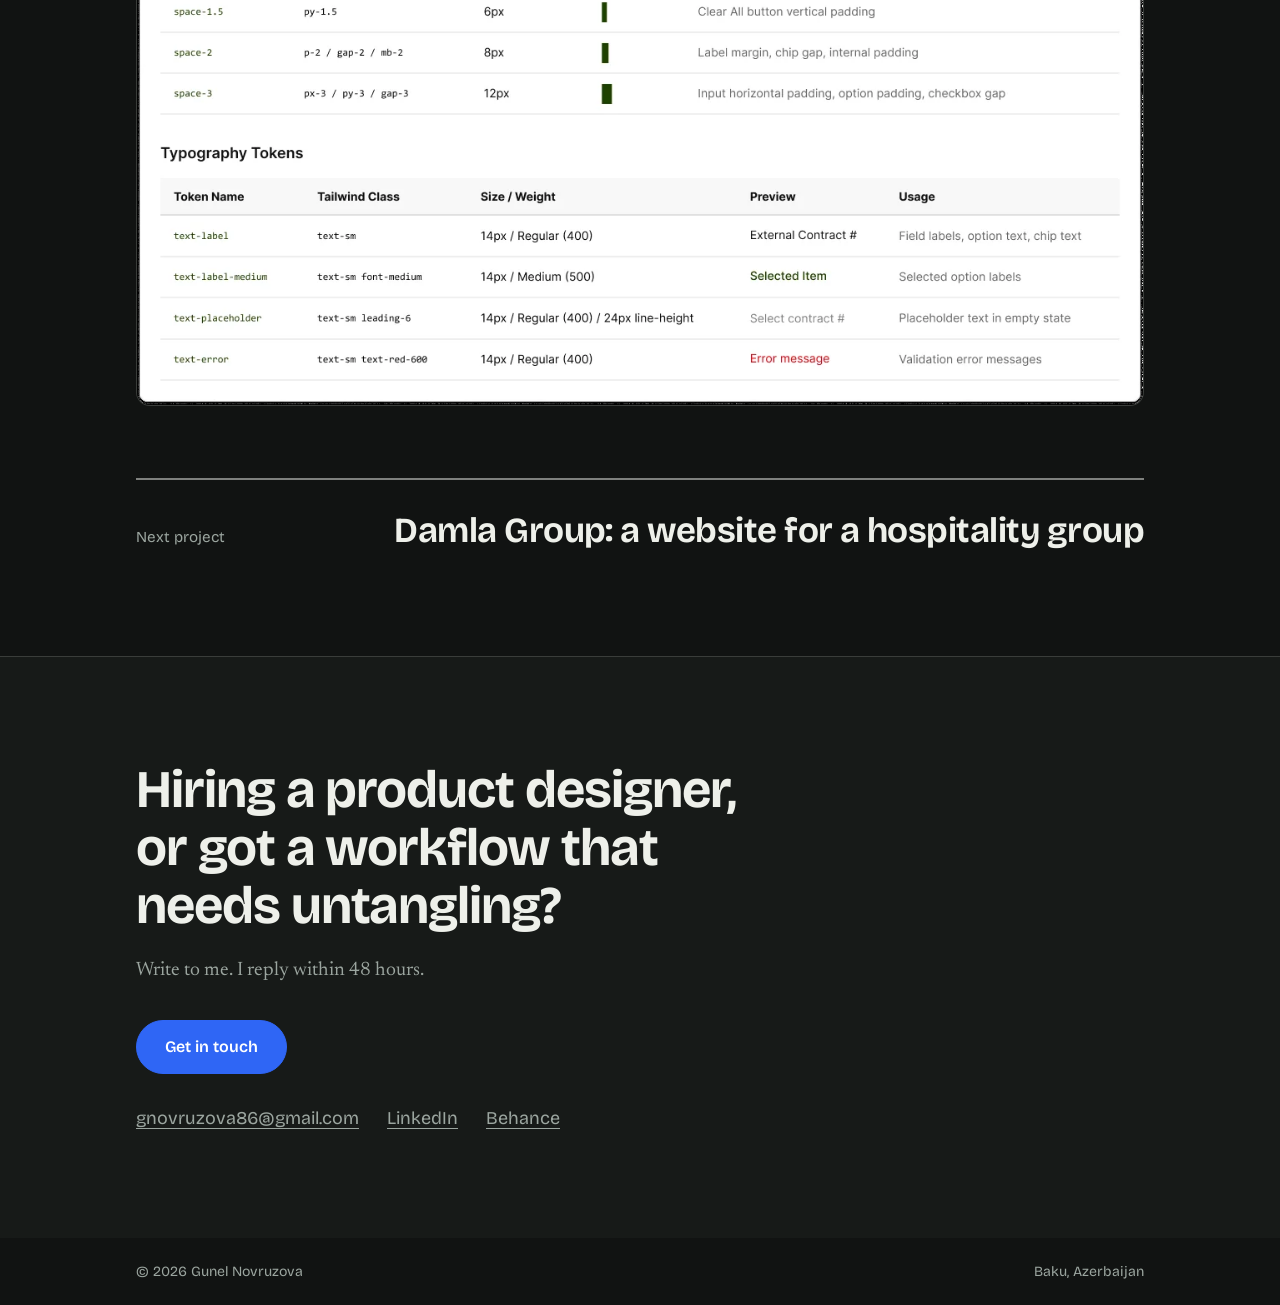
<file: case-study-design-system.html>
<!DOCTYPE html>
<html lang="en">
<head>
<meta charset="UTF-8">
<meta name="viewport" content="width=device-width, initial-scale=1.0">
<title>A multi-select for linking contracts and NCRs | Gunel Novruzova</title>
<meta name="description" content="Case study: a reusable multi-select component for an enterprise form, with a working interactive demo.">
<meta property="og:title" content="A multi-select for linking contracts and NCRs | Gunel Novruzova">
<meta property="og:description" content="Case study: a reusable multi-select component for an enterprise form, with a working interactive demo.">
<meta property="og:type" content="website">
<link rel="canonical" href="https://gunel-novruzova.github.io/portfolio/case-study-design-system.html">
<meta property="og:url" content="https://gunel-novruzova.github.io/portfolio/case-study-design-system.html">
<meta property="og:site_name" content="Gunel Novruzova">
<meta property="og:image" content="https://gunel-novruzova.github.io/portfolio/assets/images/og.jpg">
<meta property="og:image:width" content="1200">
<meta property="og:image:height" content="630">
<meta property="og:image:alt" content="Gunel Novruzova, product designer for enterprise software and websites">
<meta name="twitter:card" content="summary_large_image">
<meta name="twitter:title" content="A multi-select for linking contracts and NCRs | Gunel Novruzova">
<meta name="twitter:description" content="Case study: a reusable multi-select component for an enterprise form, with a working interactive demo.">
<meta name="twitter:image" content="https://gunel-novruzova.github.io/portfolio/assets/images/og.jpg">
<meta name="color-scheme" content="dark">
<meta name="theme-color" content="#111312">
<link rel="icon" href="favicon.ico" sizes="48x48">
<link rel="icon" type="image/png" sizes="32x32" href="favicon-32.png">
<link rel="apple-touch-icon" href="apple-touch-icon.png">
<link rel="preconnect" href="https://fonts.googleapis.com">
<link rel="preconnect" href="https://fonts.gstatic.com" crossorigin>
<link href="https://fonts.googleapis.com/css2?family=Bricolage+Grotesque:opsz,wght@12..96,400..800&family=Newsreader:ital,opsz,wght@0,6..72,400..600;1,6..72,400&display=swap" rel="stylesheet">
<link rel="stylesheet" href="assets/styles.css">
<script>try{if(!matchMedia('(prefers-reduced-motion: reduce)').matches)document.documentElement.classList.add('js-motion')}catch(e){}</script>
</head>
<body>
<a class="skip" href="#main">Skip to content</a>

<header class="site-header">
  <div class="wrap">
    <a class="brand" href="index.html" aria-label="Gunel Novruzova, home">Gunel<span class="brand-rest"> Novruzova</span></a>
    <nav class="nav" aria-label="Main">
      <a class="nav-home" href="index.html">Home</a>
      <a href="index.html#experience">Expertise</a>
      <a href="case-studies.html" aria-current="page">Case studies</a>
      <a href="contact.html">Contact</a>
    </nav>
  </div>
</header>

<main id="main" class="detail">
  <div class="wrap">
    <a class="back" href="case-studies.html"><span class="bar"></span>All projects</a>
    <article class="case dmp" id="design-system" aria-labelledby="ds-title">
        <header class="dmp-head">
          <p class="eyebrow-tags"><span>Case study</span><span>Design system</span><span>April 2026</span></p>
          <h1 id="ds-title">A multi-select for linking contracts and NCRs</h1>
          <p class="case-sub">Designing a scalable multi-entity selection and linking pattern for enterprise workflows.</p>
        </header>
        <dl class="facts">
          <div><dt>Role</dt><dd>Product designer</dd></div>
          <div><dt>Type</dt><dd>Design system component</dd></div>
          <div><dt>Used in</dt><dd>Performance Improvement Plan form</dd></div>
          <div><dt>Date</dt><dd>April 2026</dd></div>
        </dl>

        <section class="story reveal">
          <div class="story-label"><span class="story-num">01</span><h2>Overview</h2></div>
          <div class="text"><p>The Performance Improvement Plan (PIP) form is used to document and manage performance issues by linking them to relevant external contracts and related non-conformance records (NCRs). Within this workflow, users are required to accurately associate contractual references and compliance issues to ensure traceability, accountability, and consistent reporting. The External Contract and NCR fields play a critical role in maintaining data integrity, as incorrect or missing associations can lead to reporting gaps and operational risks.</p></div>
        </section>
        <figure class="figure narrow reveal"><img src="assets/images/ds/form.webp" alt="Multi-select component design in the PIP form" loading="lazy" width="1440" height="1534"></figure>

        <section class="story reveal">
          <div class="story-label"><span class="story-num">02</span><h2>Try the component</h2></div>
          <div class="text"><p>This is a working version, built for this page. Search, select several records, remove them with the keyboard or mouse, and switch between states. The records are sample data.</p></div>
        </section>
        <div class="demo" aria-label="Interactive multi-select demo">
          <div class="demo-bar">
            <strong>Performance Improvement Plan (sample)</strong>
            <div class="seg" role="group" aria-label="Component state">
              <button type="button" data-mode="default" aria-pressed="true">Default</button>
              <button type="button" data-mode="error" aria-pressed="false">Error</button>
              <button type="button" data-mode="disabled" aria-pressed="false">Disabled</button>
            </div>
          </div>
          <div class="demo-body" id="demo-fields"></div>
          <div class="demo-foot">
            <button type="button" class="btn btn-primary" id="demo-save">Save plan</button>
            <span class="demo-status" id="demo-status" role="status" aria-live="polite"></span>
          </div>
          <p class="demo-note">Keys: type to filter, Arrow keys to move, Enter to select, Backspace to remove the last item, Escape to close.</p>
        </div>

        <section class="story reveal">
          <div class="story-label"><span class="story-num">03</span><h2>Component Anatomy</h2></div>
          <div class="text"><p>The multi-select field group was designed as a reusable system component to support consistent selection and linking patterns across multiple workflows. Its anatomy includes a clear label, selection container, selected item tokens, overflow handling, helper and error messaging, and a structured dropdown list, enabling users to review and manage multiple selections efficiently. By defining each element of the component explicitly, the design ensures predictable behavior, easier reuse across different contexts, and alignment between design and development as the product scales.</p></div>
        </section>
        <figure class="figure reveal"><img src="assets/images/ds/anatomy.webp" alt="Component anatomy diagram" loading="lazy" width="1206" height="779"></figure>

        <section class="story reveal">
          <div class="story-label"><span class="story-num">04</span><h2>States &amp; Design Tokens</h2></div>
          <div class="text"><p>The multi-select component was designed with clearly defined interaction states to guide users through complex selections and reduce errors during form completion. Visual feedback across default, selected, disabled, and error states helps users understand system expectations and prevents invalid submissions. Design tokens ensure these states remain consistent across the product, enabling faster implementation, easier maintenance, and a reliable user experience as workflows and requirements evolve.</p></div>
        </section>
        <figure class="figure reveal"><img src="assets/images/ds/tokens.webp" alt="Component states and design tokens" loading="lazy" width="1206" height="1547"></figure>
      </article>
    <nav class="next" aria-label="Next project">
      <span class="next-label">Next project</span>
      <a class="next-title" href="case-study-damla.html">Damla Group: a website for a hospitality group</a>
    </nav>
  </div>
</main>

<section class="contact" id="contact">
  <div class="wrap">
    <h2>Hiring a product designer, or got a workflow that needs untangling?</h2>
    <p class="lede">Write to me. I reply within 48 hours.</p>
    <div class="contact-cta"><a class="btn btn-light" href="contact.html">Get in touch</a></div>
    <ul class="contact-links">
      <li><a href="mailto:gnovruzova86@gmail.com">gnovruzova86@gmail.com</a></li>
      <li><a href="https://www.linkedin.com/in/gunel-novruzova-77689978/" target="_blank" rel="noopener">LinkedIn</a></li>
      <li><a href="https://www.behance.net/gunelnovruzova" target="_blank" rel="noopener">Behance</a></li>
    </ul>
  </div>
</section>

<footer>
  <div class="wrap">
    <span>© 2026 Gunel Novruzova</span>
    <span>Baku, Azerbaijan</span>
  </div>
</footer>

<script src="assets/multiselect-demo.js"></script>
<script src="assets/motion.js"></script>
</body>
</html>
</file>
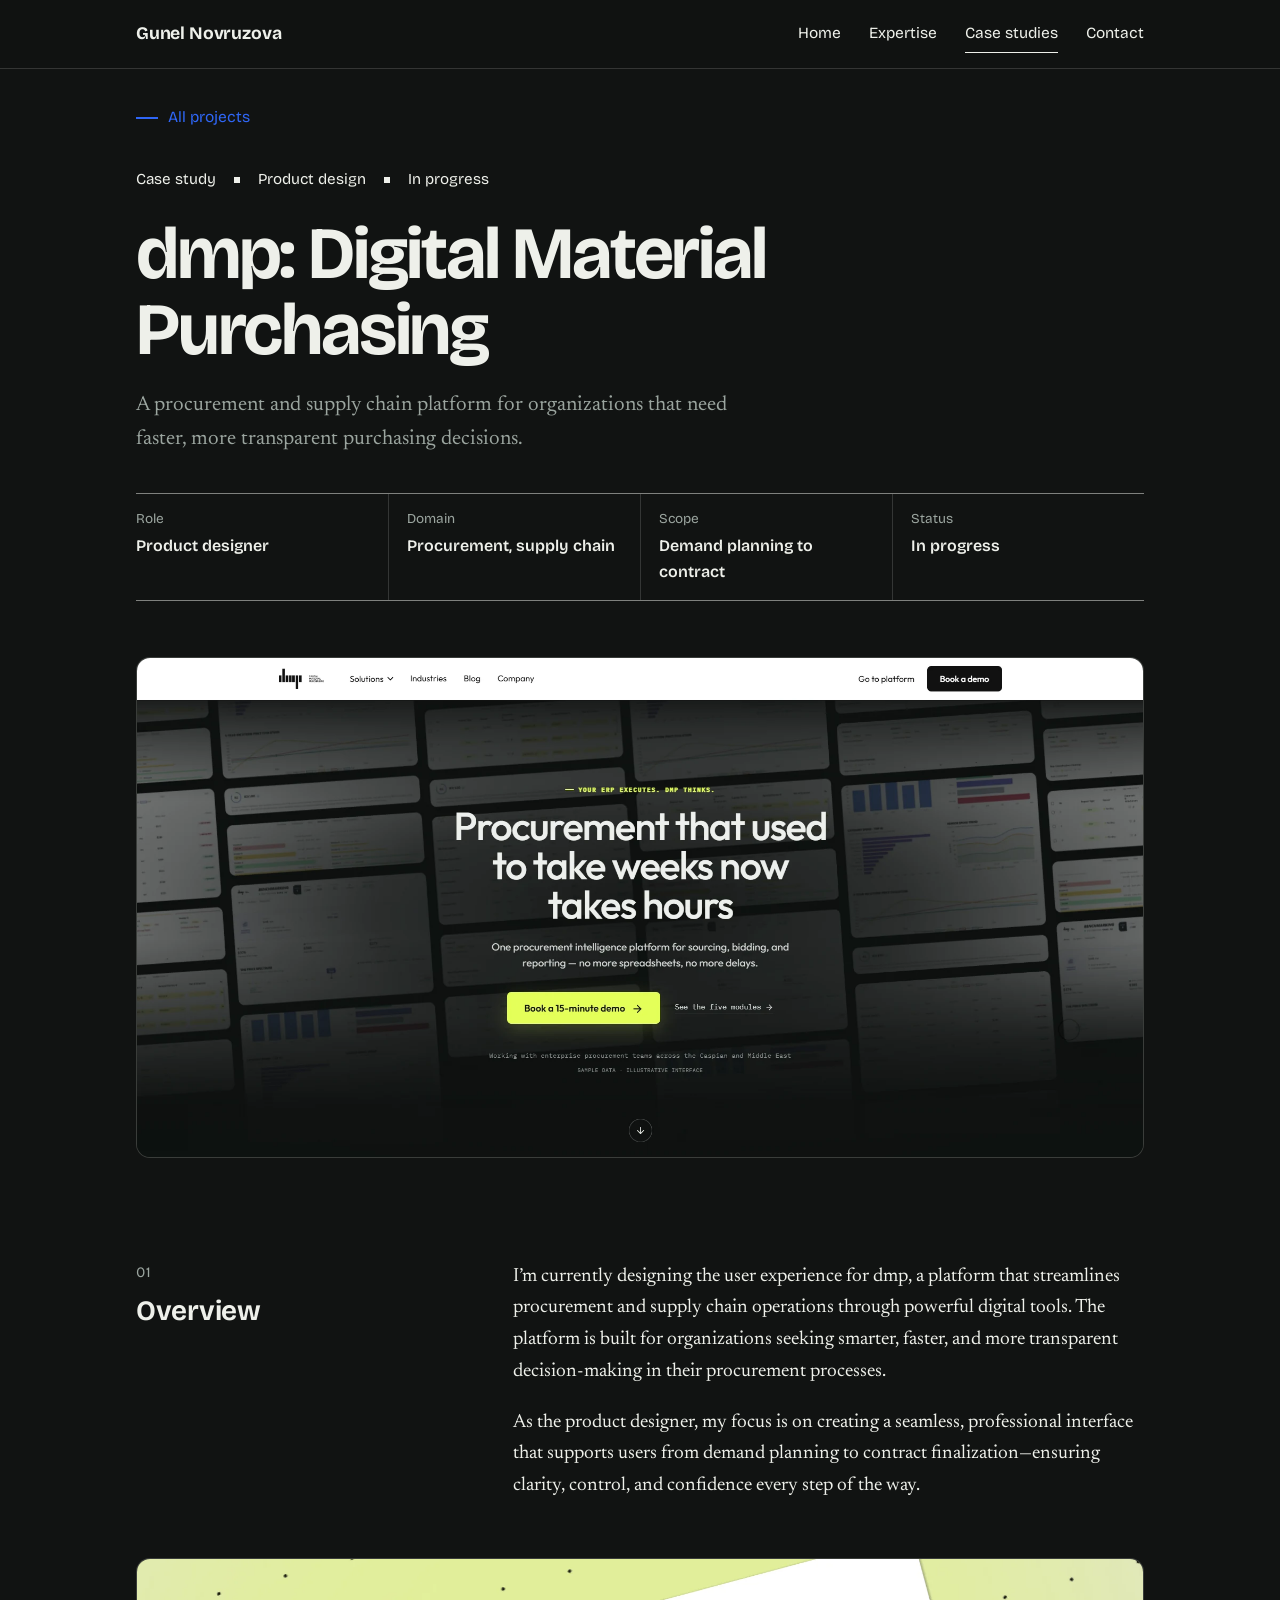
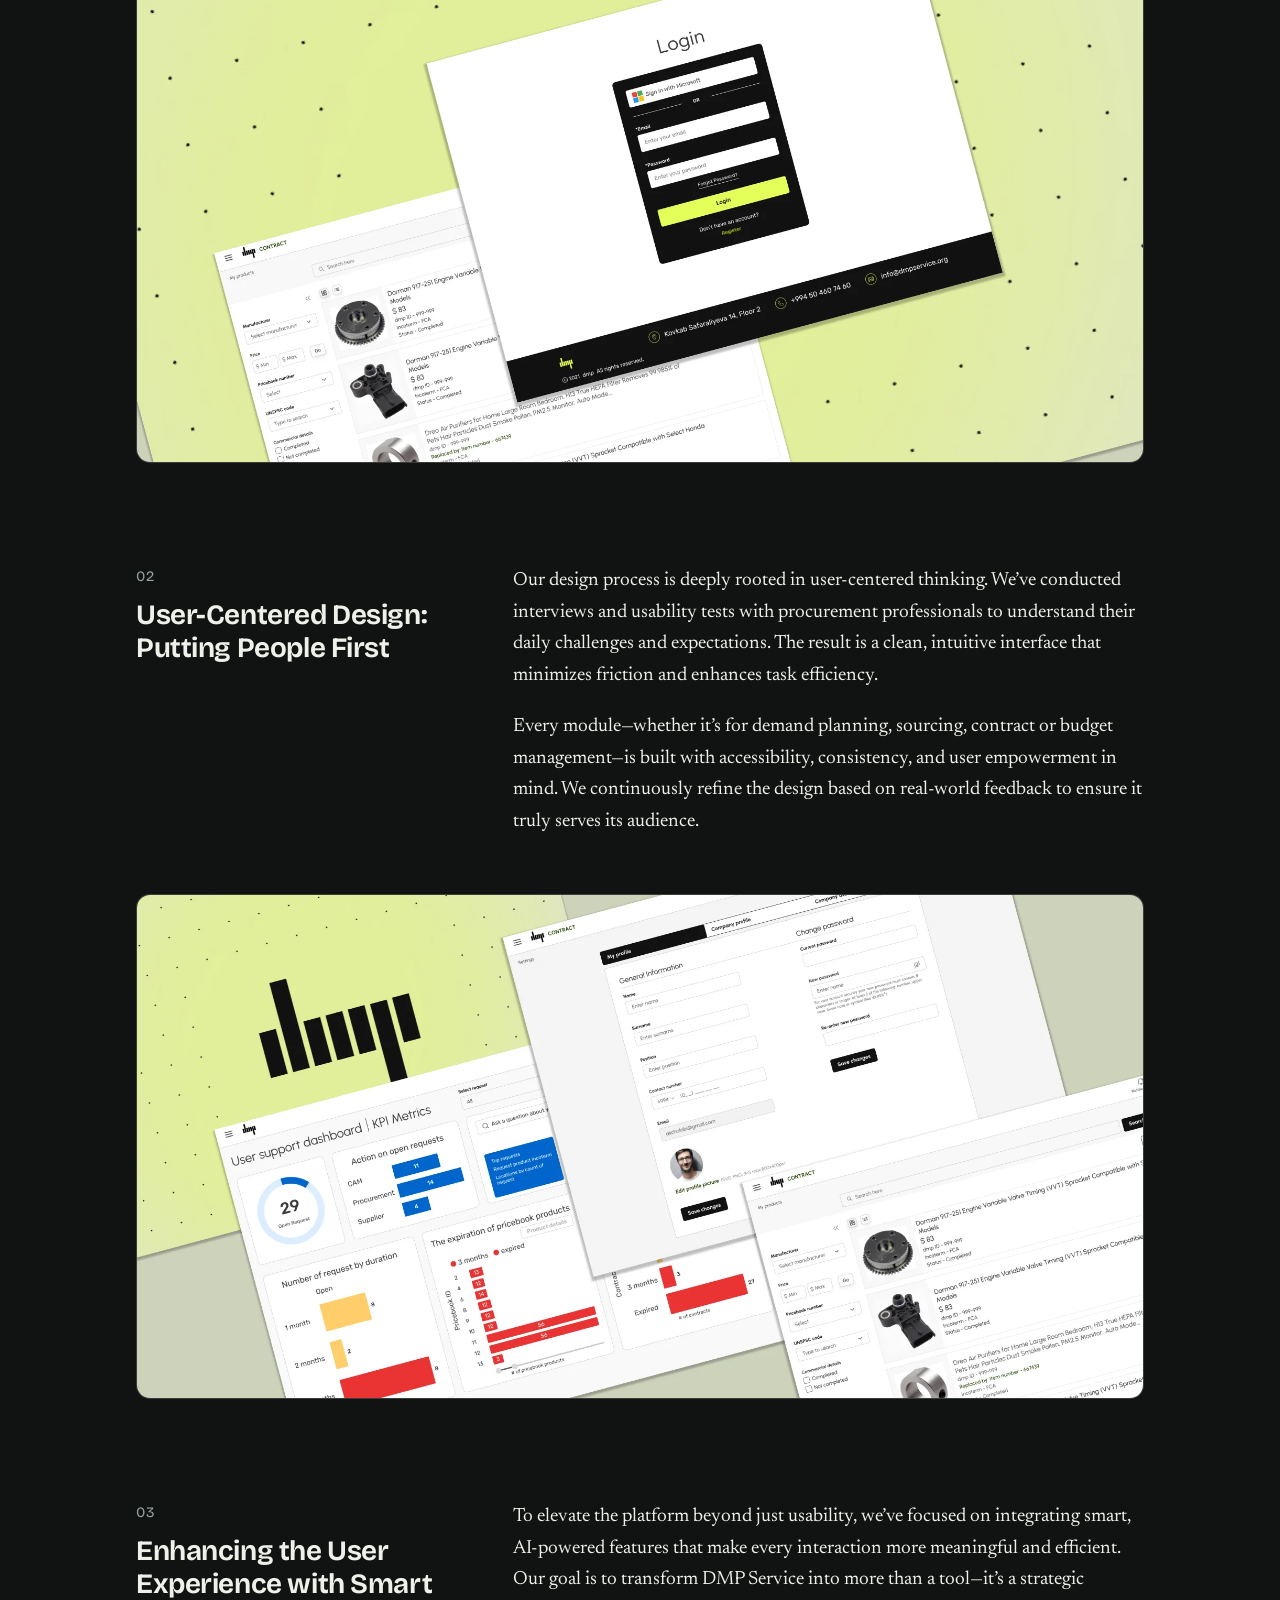
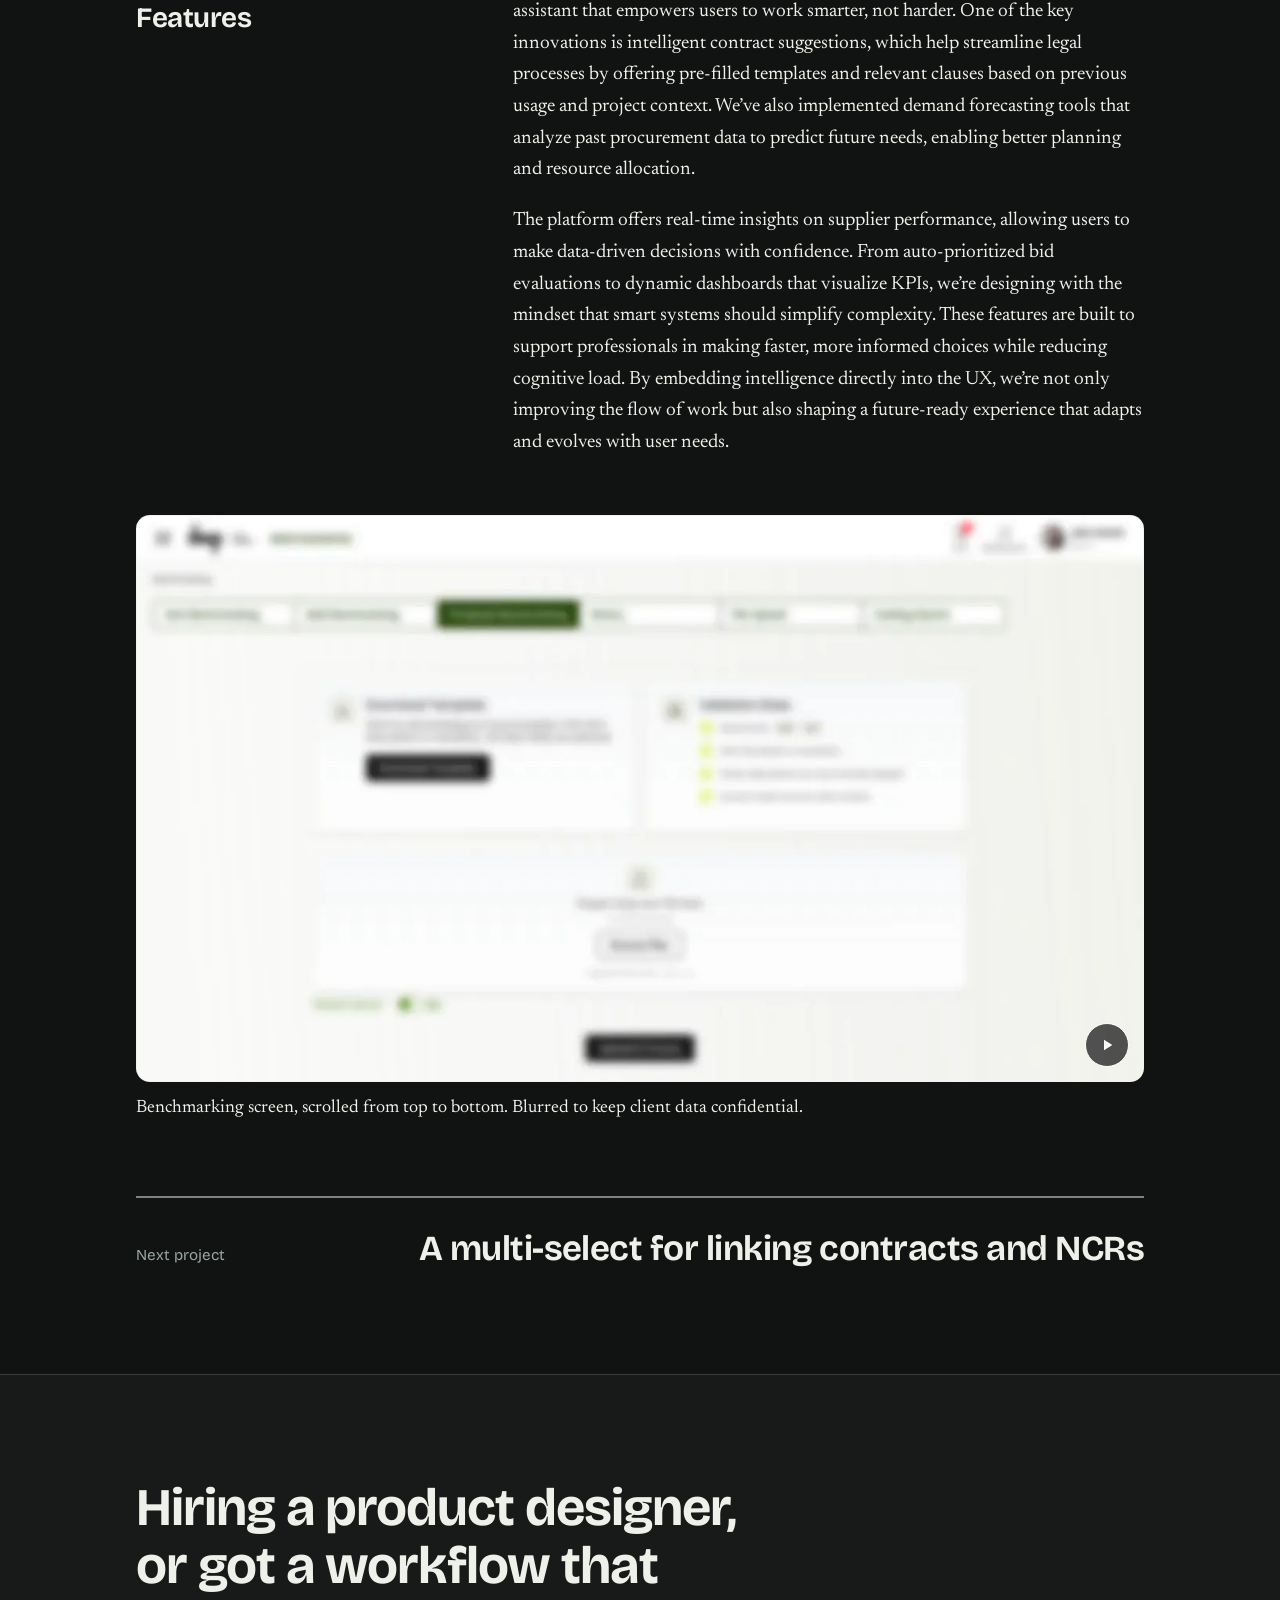
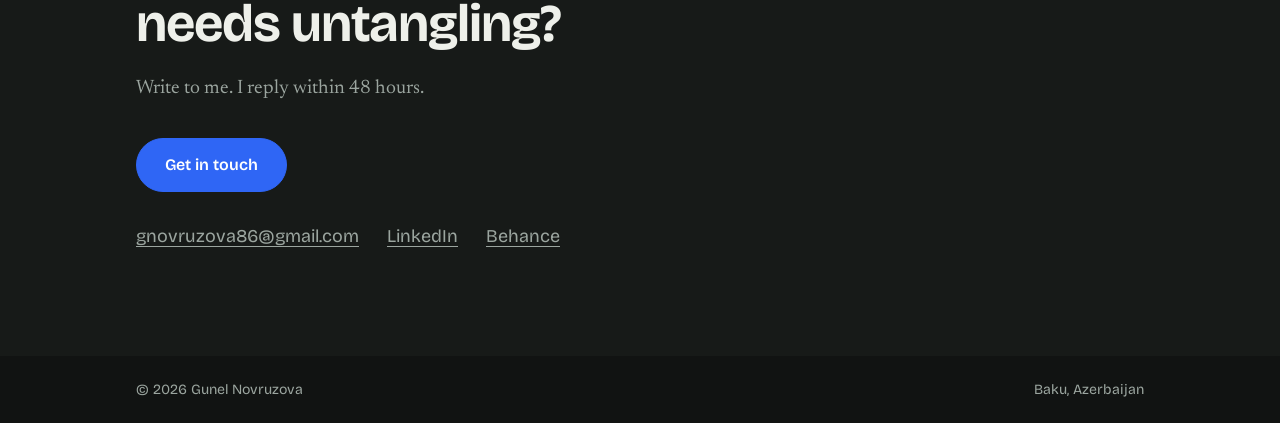
<file: case-study-dmp.html>
<!DOCTYPE html>
<html lang="en">
<head>
<meta charset="UTF-8">
<meta name="viewport" content="width=device-width, initial-scale=1.0">
<title>dmp: Digital Material Purchasing | Gunel Novruzova</title>
<meta name="description" content="Case study: designing the experience of a procurement and supply chain platform, from demand planning to contract finalization.">
<meta property="og:title" content="dmp: Digital Material Purchasing | Gunel Novruzova">
<meta property="og:description" content="Case study: designing the experience of a procurement and supply chain platform, from demand planning to contract finalization.">
<meta property="og:type" content="website">
<link rel="canonical" href="https://gunel-novruzova.github.io/portfolio/case-study-dmp.html">
<meta property="og:url" content="https://gunel-novruzova.github.io/portfolio/case-study-dmp.html">
<meta property="og:site_name" content="Gunel Novruzova">
<meta property="og:image" content="https://gunel-novruzova.github.io/portfolio/assets/images/og.jpg">
<meta property="og:image:width" content="1200">
<meta property="og:image:height" content="630">
<meta property="og:image:alt" content="Gunel Novruzova, product designer for enterprise software and websites">
<meta name="twitter:card" content="summary_large_image">
<meta name="twitter:title" content="dmp: Digital Material Purchasing | Gunel Novruzova">
<meta name="twitter:description" content="Case study: designing the experience of a procurement and supply chain platform, from demand planning to contract finalization.">
<meta name="twitter:image" content="https://gunel-novruzova.github.io/portfolio/assets/images/og.jpg">
<meta name="color-scheme" content="dark">
<meta name="theme-color" content="#111312">
<link rel="icon" href="favicon.ico" sizes="48x48">
<link rel="icon" type="image/png" sizes="32x32" href="favicon-32.png">
<link rel="apple-touch-icon" href="apple-touch-icon.png">
<link rel="preconnect" href="https://fonts.googleapis.com">
<link rel="preconnect" href="https://fonts.gstatic.com" crossorigin>
<link href="https://fonts.googleapis.com/css2?family=Bricolage+Grotesque:opsz,wght@12..96,400..800&family=Newsreader:ital,opsz,wght@0,6..72,400..600;1,6..72,400&display=swap" rel="stylesheet">
<link rel="stylesheet" href="assets/styles.css">
<script>try{if(!matchMedia('(prefers-reduced-motion: reduce)').matches)document.documentElement.classList.add('js-motion')}catch(e){}</script>
</head>
<body>
<a class="skip" href="#main">Skip to content</a>

<header class="site-header">
  <div class="wrap">
    <a class="brand" href="index.html" aria-label="Gunel Novruzova, home">Gunel<span class="brand-rest"> Novruzova</span></a>
    <nav class="nav" aria-label="Main">
      <a class="nav-home" href="index.html">Home</a>
      <a href="index.html#experience">Expertise</a>
      <a href="case-studies.html" aria-current="page">Case studies</a>
      <a href="contact.html">Contact</a>
    </nav>
  </div>
</header>

<main id="main" class="detail">
  <div class="wrap">
    <a class="back" href="case-studies.html"><span class="bar"></span>All projects</a>
    <article class="case dmp" id="dmp" aria-labelledby="dmp-title">
        <header class="dmp-head">
          <p class="eyebrow-tags"><span>Case study</span><span>Product design</span><span>In progress</span></p>
          <h1 id="dmp-title">dmp: Digital Material Purchasing</h1>
          <p class="case-sub">A procurement and supply chain platform for organizations that need faster, more transparent purchasing decisions.</p>
        </header>
        <dl class="facts">
          <div><dt>Role</dt><dd>Product designer</dd></div>
          <div><dt>Domain</dt><dd>Procurement, supply chain</dd></div>
          <div><dt>Scope</dt><dd>Demand planning to contract</dd></div>
          <div><dt>Status</dt><dd>In progress</dd></div>
        </dl>

        <figure class="figure reveal first"><img src="assets/images/dmp/hero.webp" alt="The dmp website home page: Procurement that used to take weeks now takes hours" width="1892" height="940"></figure>

        <section class="story reveal">
          <div class="story-label"><span class="story-num">01</span><h2>Overview</h2></div>
          <div class="text">
            <p>I’m currently designing the user experience for dmp, a platform that streamlines procurement and supply chain operations through powerful digital tools. The platform is built for organizations seeking smarter, faster, and more transparent decision-making in their procurement processes.</p>
            <p>As the product designer, my focus is on creating a seamless, professional interface that supports users from demand planning to contract finalization—ensuring clarity, control, and confidence every step of the way.</p>
          </div>
        </section>
        <figure class="figure reveal"><img src="assets/images/dmp/module.webp" alt="dmp module screen" loading="lazy" width="1920" height="960"></figure>

        <section class="story reveal">
          <div class="story-label"><span class="story-num">02</span><h2>User-Centered Design: Putting People First</h2></div>
          <div class="text">
            <p>Our design process is deeply rooted in user-centered thinking. We’ve conducted interviews and usability tests with procurement professionals to understand their daily challenges and expectations. The result is a clean, intuitive interface that minimizes friction and enhances task efficiency.</p>
            <p>Every module—whether it’s for demand planning, sourcing, contract or budget management—is built with accessibility, consistency, and user empowerment in mind. We continuously refine the design based on real-world feedback to ensure it truly serves its audience.</p>
          </div>
        </section>
        <figure class="figure reveal"><img src="assets/images/dmp/smart.webp" alt="dmp smart features screen" loading="lazy" width="1920" height="960"></figure>

        <section class="story reveal">
          <div class="story-label"><span class="story-num">03</span><h2>Enhancing the User Experience with Smart Features</h2></div>
          <div class="text">
            <p>To elevate the platform beyond just usability, we’ve focused on integrating smart, AI-powered features that make every interaction more meaningful and efficient. Our goal is to transform DMP Service into more than a tool—it’s a strategic assistant that empowers users to work smarter, not harder. One of the key innovations is intelligent contract suggestions, which help streamline legal processes by offering pre-filled templates and relevant clauses based on previous usage and project context. We’ve also implemented demand forecasting tools that analyze past procurement data to predict future needs, enabling better planning and resource allocation.</p>
            <p>The platform offers real-time insights on supplier performance, allowing users to make data-driven decisions with confidence. From auto-prioritized bid evaluations to dynamic dashboards that visualize KPIs, we’re designing with the mindset that smart systems should simplify complexity. These features are built to support professionals in making faster, more informed choices while reducing cognitive load. By embedding intelligence directly into the UX, we’re not only improving the flow of work but also shaping a future-ready experience that adapts and evolves with user needs.</p>
          </div>
        </section>
        <figure class="figure reveal vid">
          <div class="vid-wrap">
            <video id="bm-video" muted loop playsinline preload="metadata" poster="assets/images/dmp/benchmarking-poster.webp" width="1280" height="720" aria-label="The Benchmarking screen of the platform scrolling from top to bottom, blurred to keep data confidential"><source src="assets/images/dmp/benchmarking.mp4" type="video/mp4"></video>
            <button class="vid-toggle" type="button" aria-label="Pause video"><svg viewBox="0 0 24 24" width="18" height="18" aria-hidden="true"><path class="i-pause" d="M7 5h3.5v14H7zM13.5 5H17v14h-3.5z" fill="currentColor"/><path class="i-play" d="M8 5l11 7-11 7z" fill="currentColor"/></svg></button>
          </div>
          <figcaption>Benchmarking screen, scrolled from top to bottom. Blurred to keep client data confidential.</figcaption>
          <script>
          (function(){var v=document.getElementById('bm-video'),b=v.parentNode.querySelector('.vid-toggle');
            var reduce=matchMedia('(prefers-reduced-motion: reduce)').matches,manual=reduce;
            function sync(){var p=!v.paused;b.classList.toggle('is-paused',!p);b.setAttribute('aria-label',p?'Pause video':'Play video');}
            function play(){var r=v.play();if(r&&r.catch)r.catch(function(){});}
            b.addEventListener('click',function(){manual=true;if(v.paused)play();else v.pause();});
            v.addEventListener('play',sync);v.addEventListener('pause',sync);sync();
            if('IntersectionObserver' in window)new IntersectionObserver(function(es){es.forEach(function(e){
              if(e.isIntersecting){if(!manual)play();}else if(!v.paused)v.pause();});},{threshold:.35}).observe(v);
          })();
          </script>
        </figure>
      </article>
    <nav class="next" aria-label="Next project">
      <span class="next-label">Next project</span>
      <a class="next-title" href="case-study-design-system.html">A multi-select for linking contracts and NCRs</a>
    </nav>
  </div>
</main>

<section class="contact" id="contact">
  <div class="wrap">
    <h2>Hiring a product designer, or got a workflow that needs untangling?</h2>
    <p class="lede">Write to me. I reply within 48 hours.</p>
    <div class="contact-cta"><a class="btn btn-light" href="contact.html">Get in touch</a></div>
    <ul class="contact-links">
      <li><a href="mailto:gnovruzova86@gmail.com">gnovruzova86@gmail.com</a></li>
      <li><a href="https://www.linkedin.com/in/gunel-novruzova-77689978/" target="_blank" rel="noopener">LinkedIn</a></li>
      <li><a href="https://www.behance.net/gunelnovruzova" target="_blank" rel="noopener">Behance</a></li>
    </ul>
  </div>
</section>

<footer>
  <div class="wrap">
    <span>© 2026 Gunel Novruzova</span>
    <span>Baku, Azerbaijan</span>
  </div>
</footer>

<script src="assets/motion.js"></script>
</body>
</html>
</file>
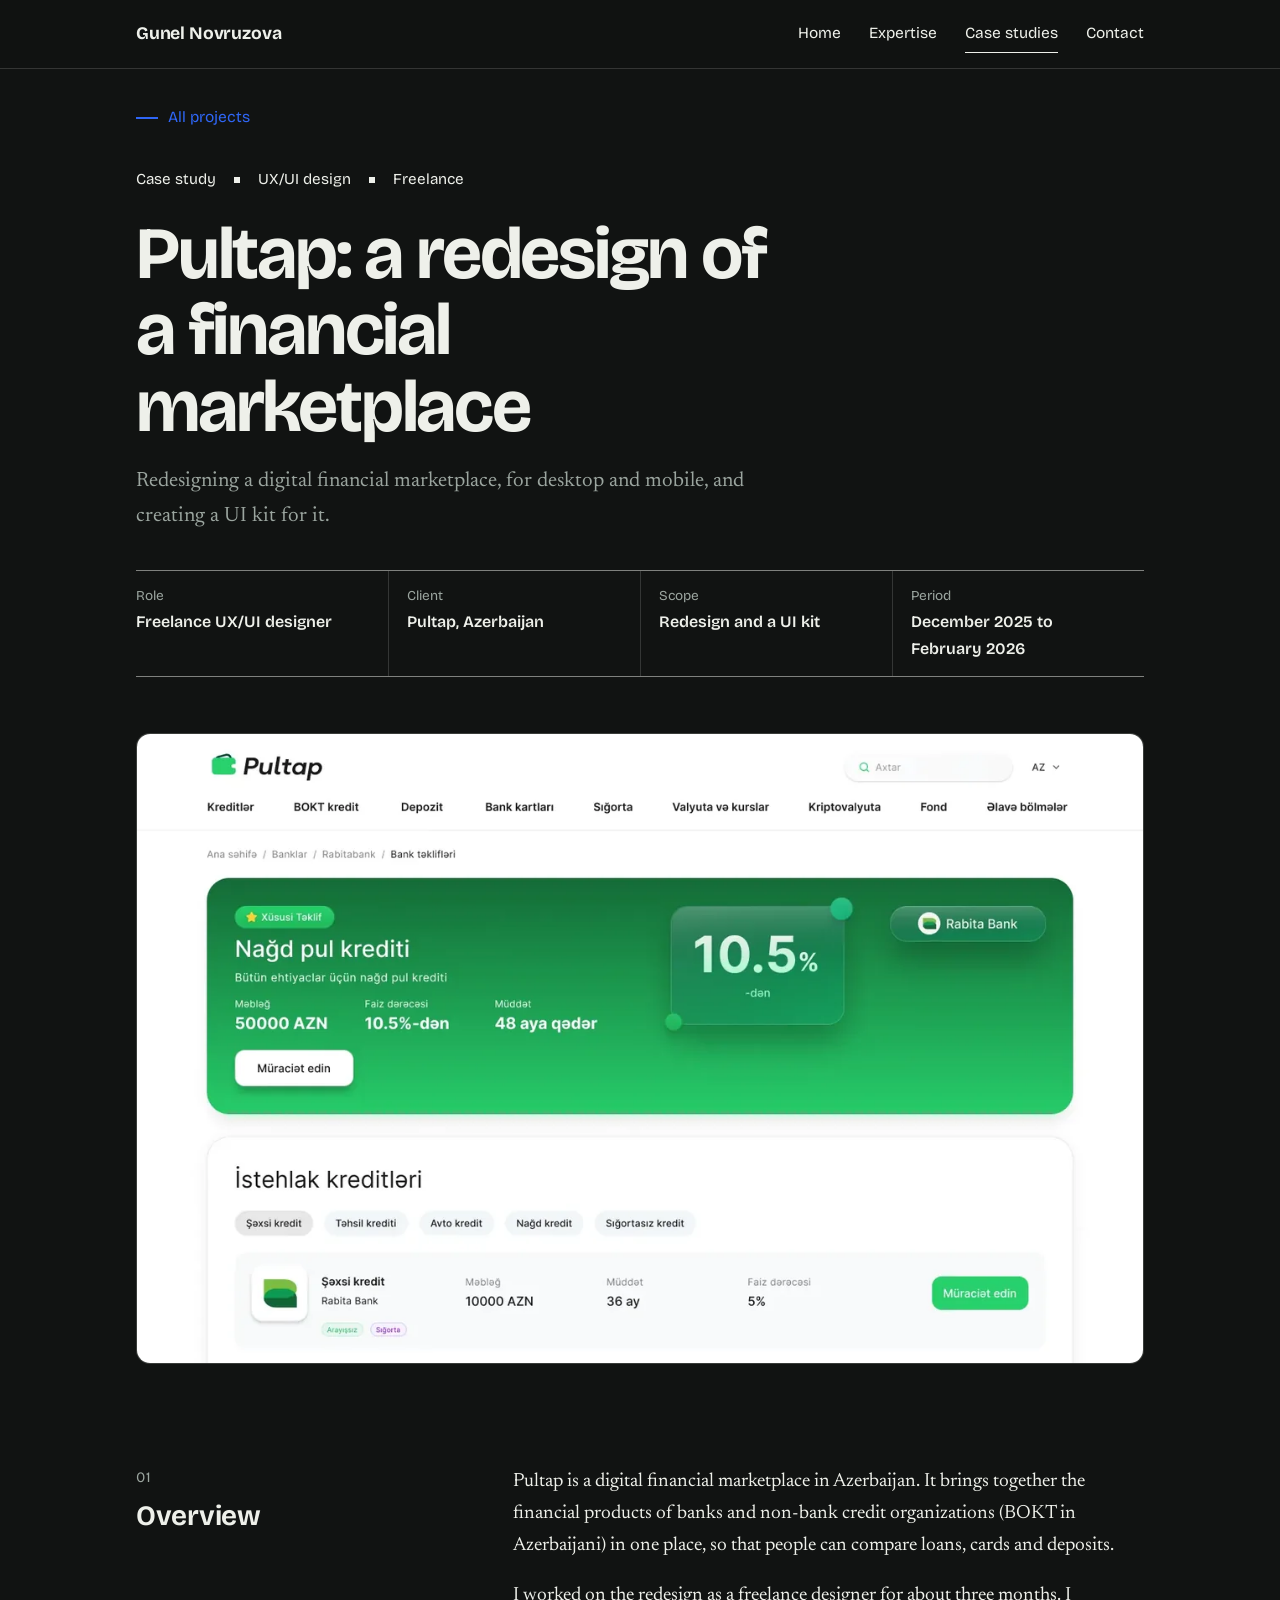
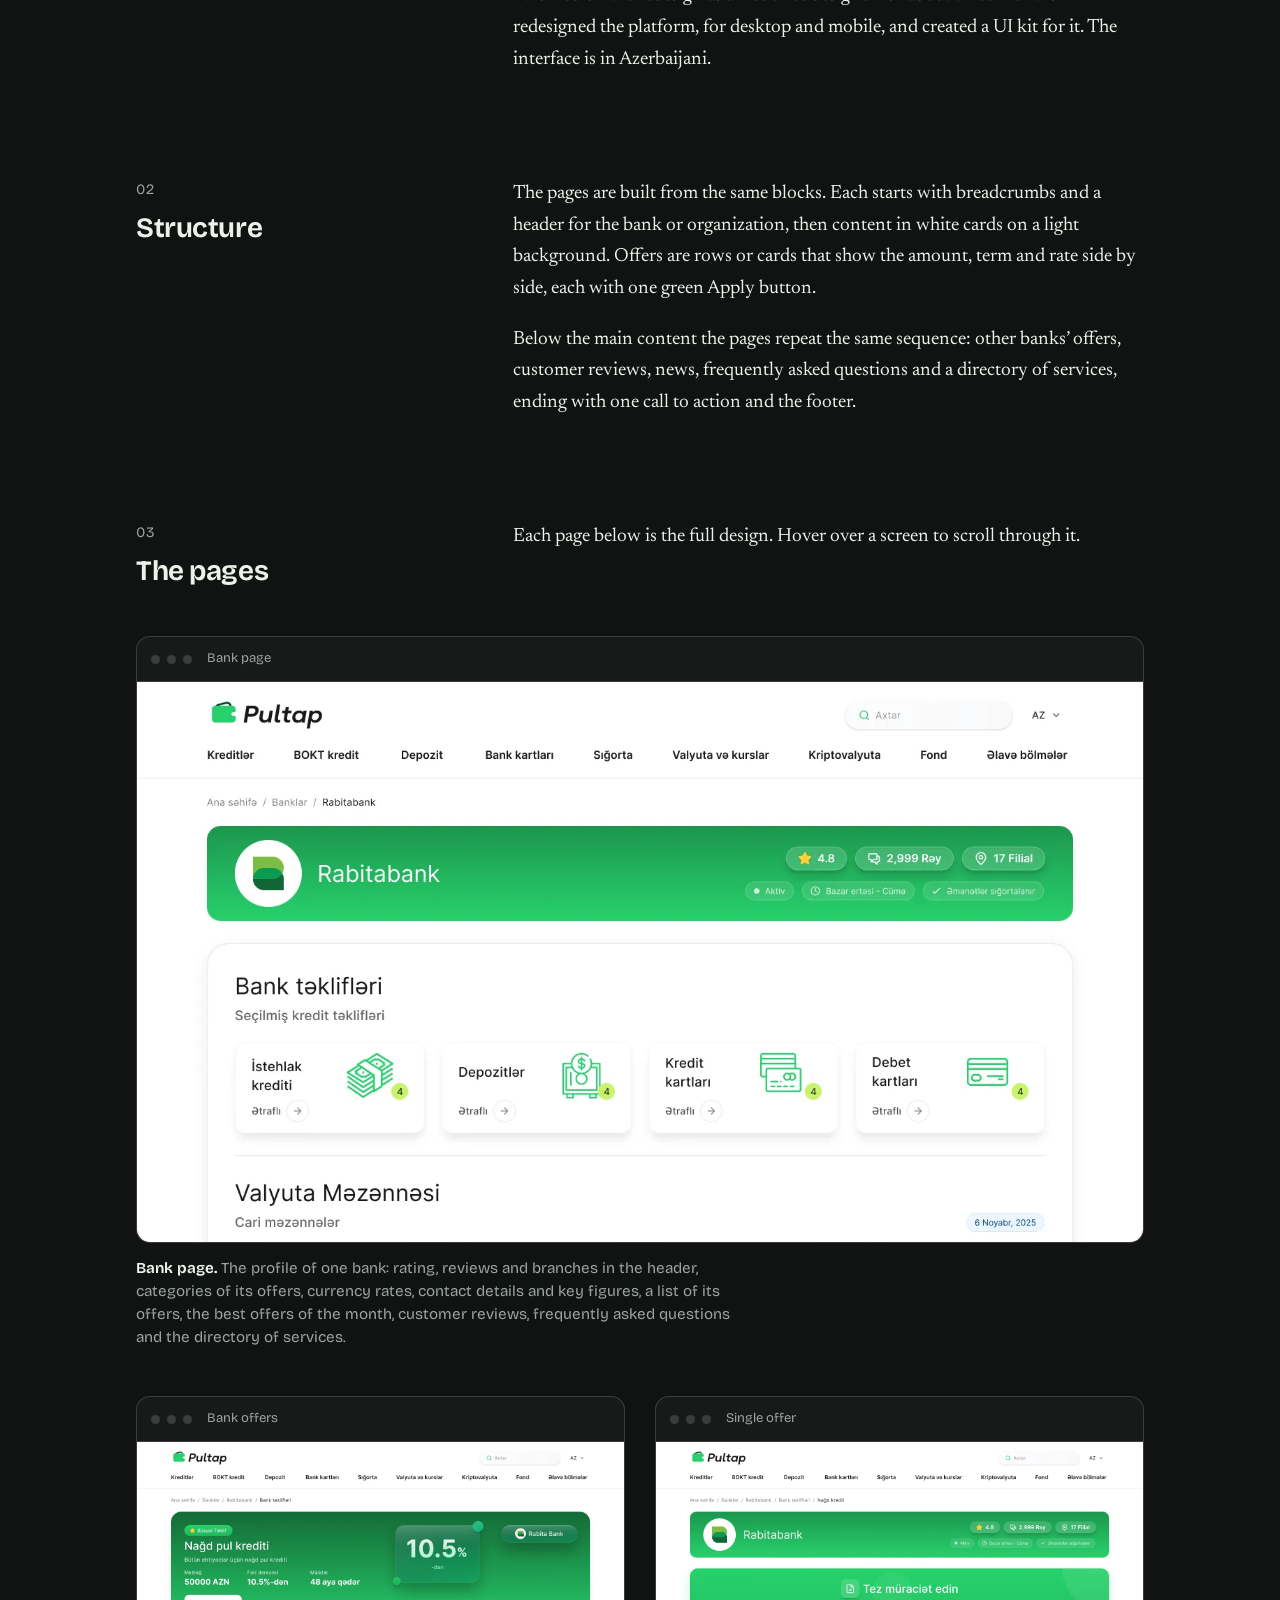
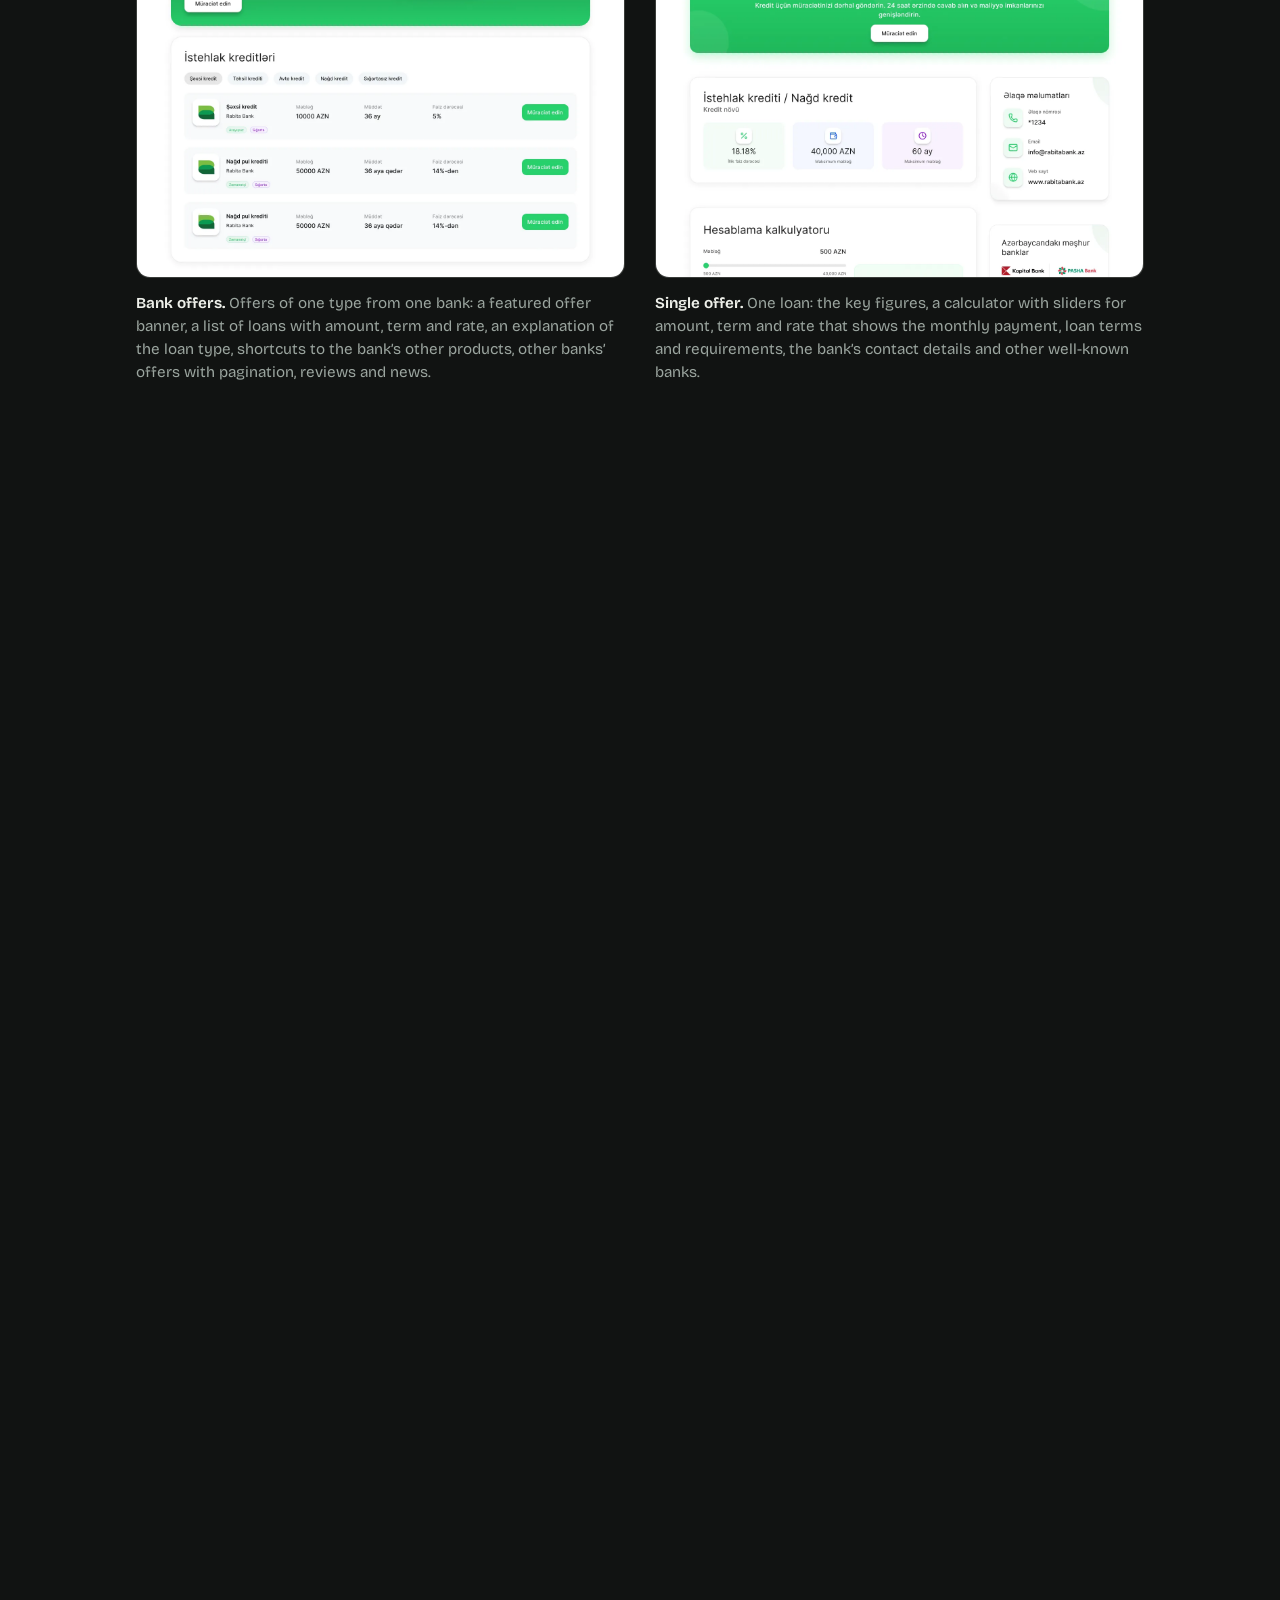
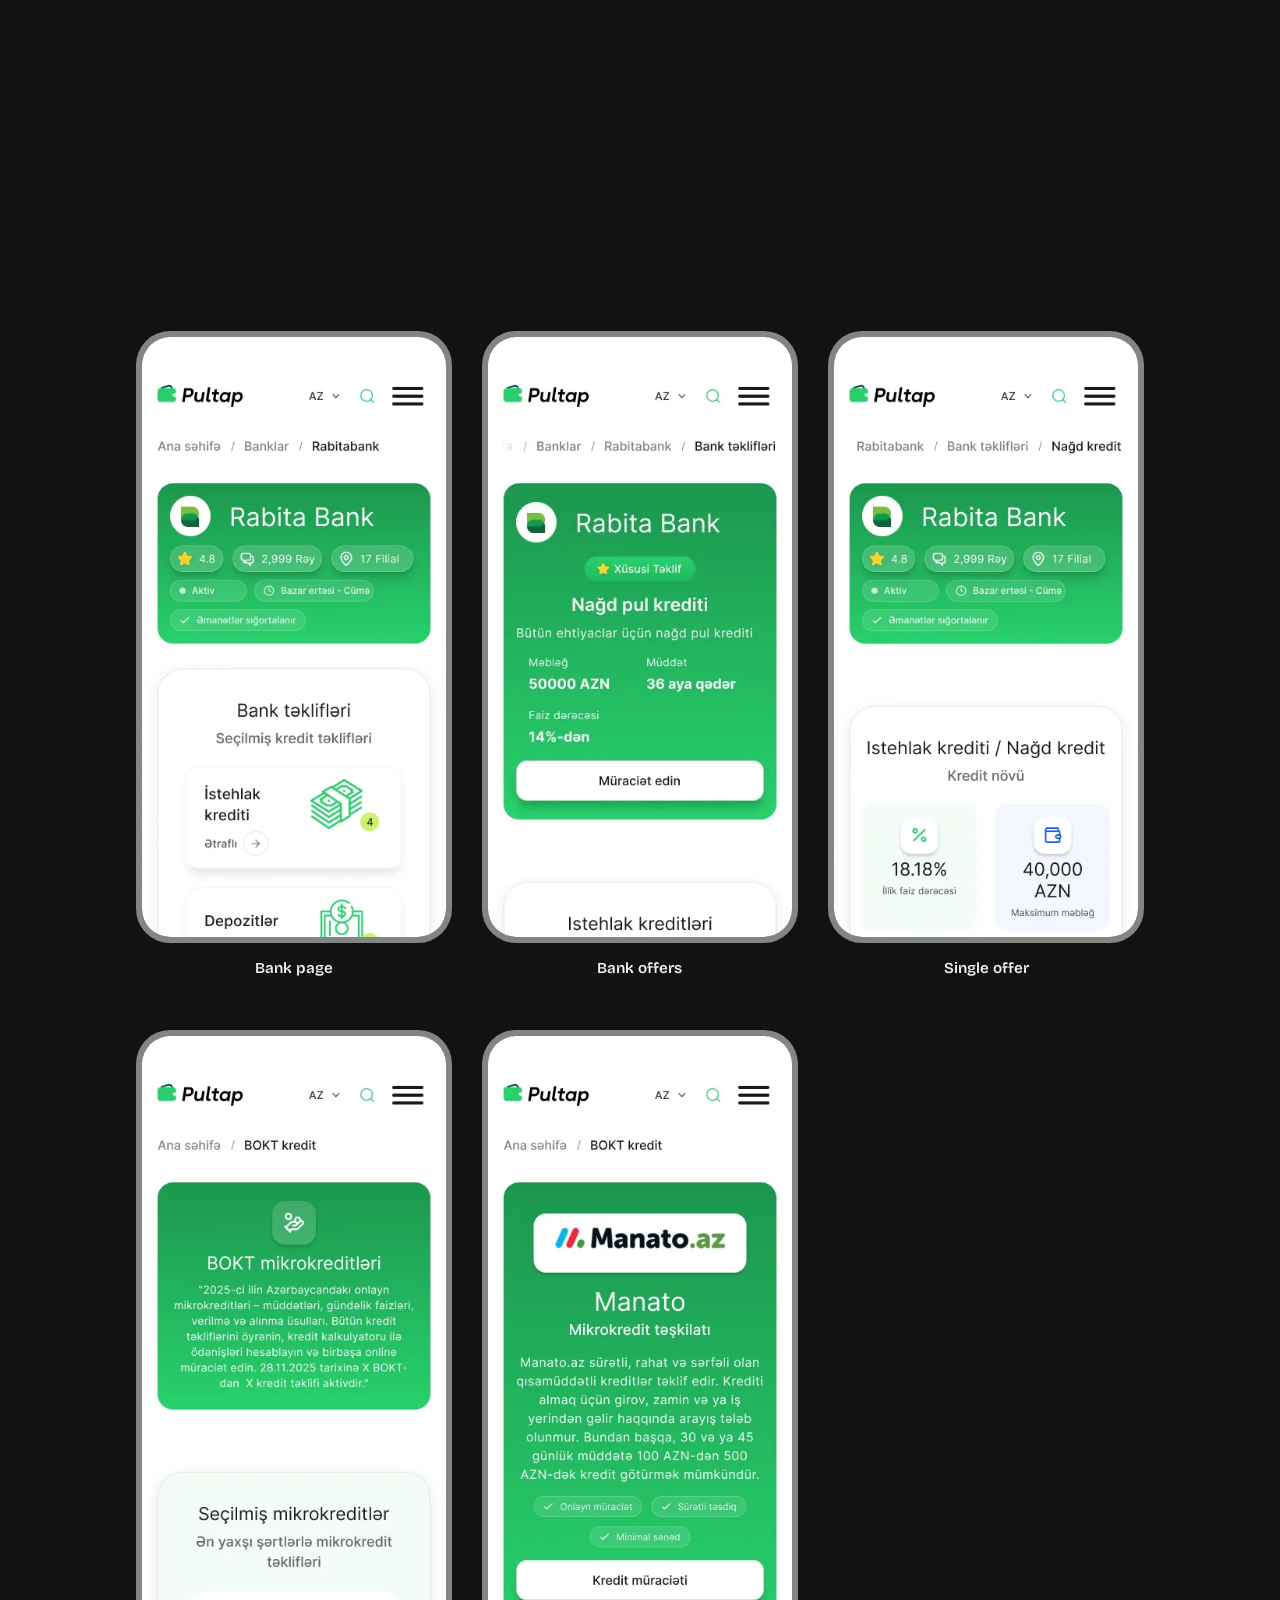
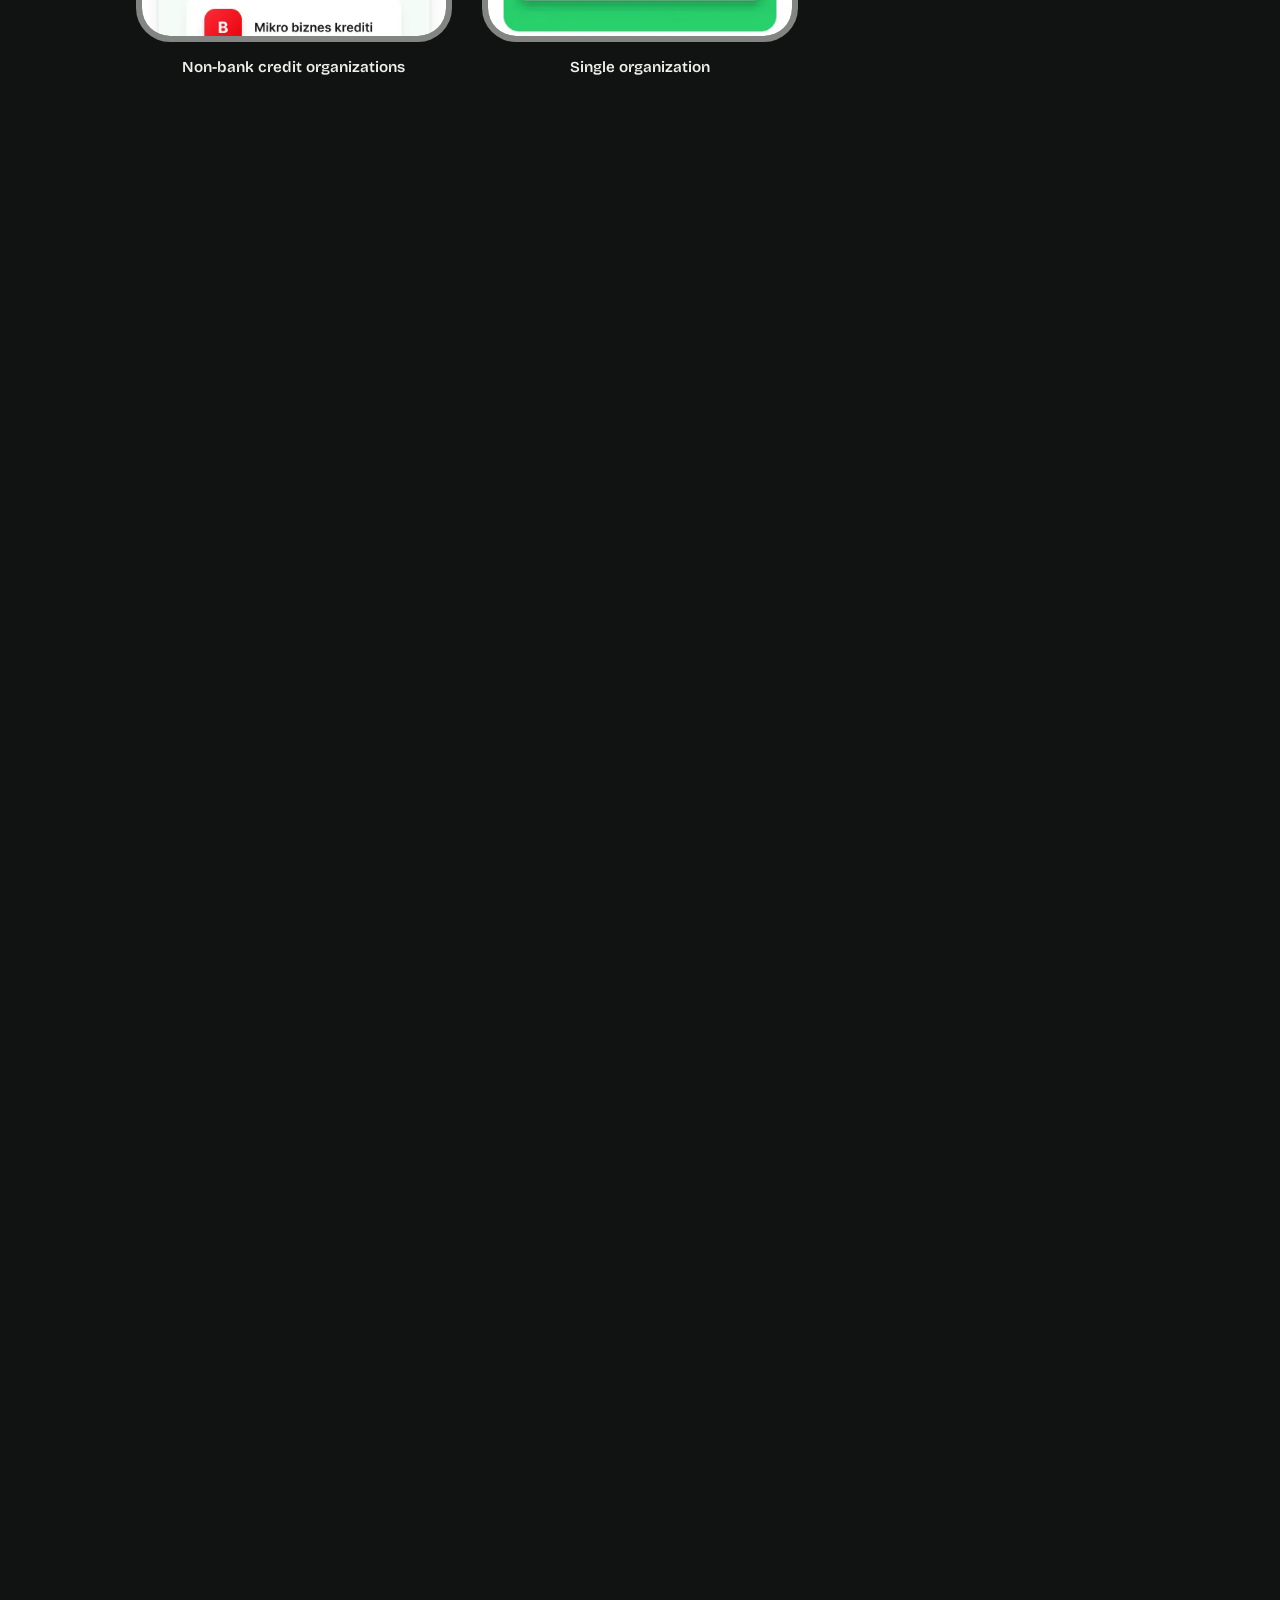
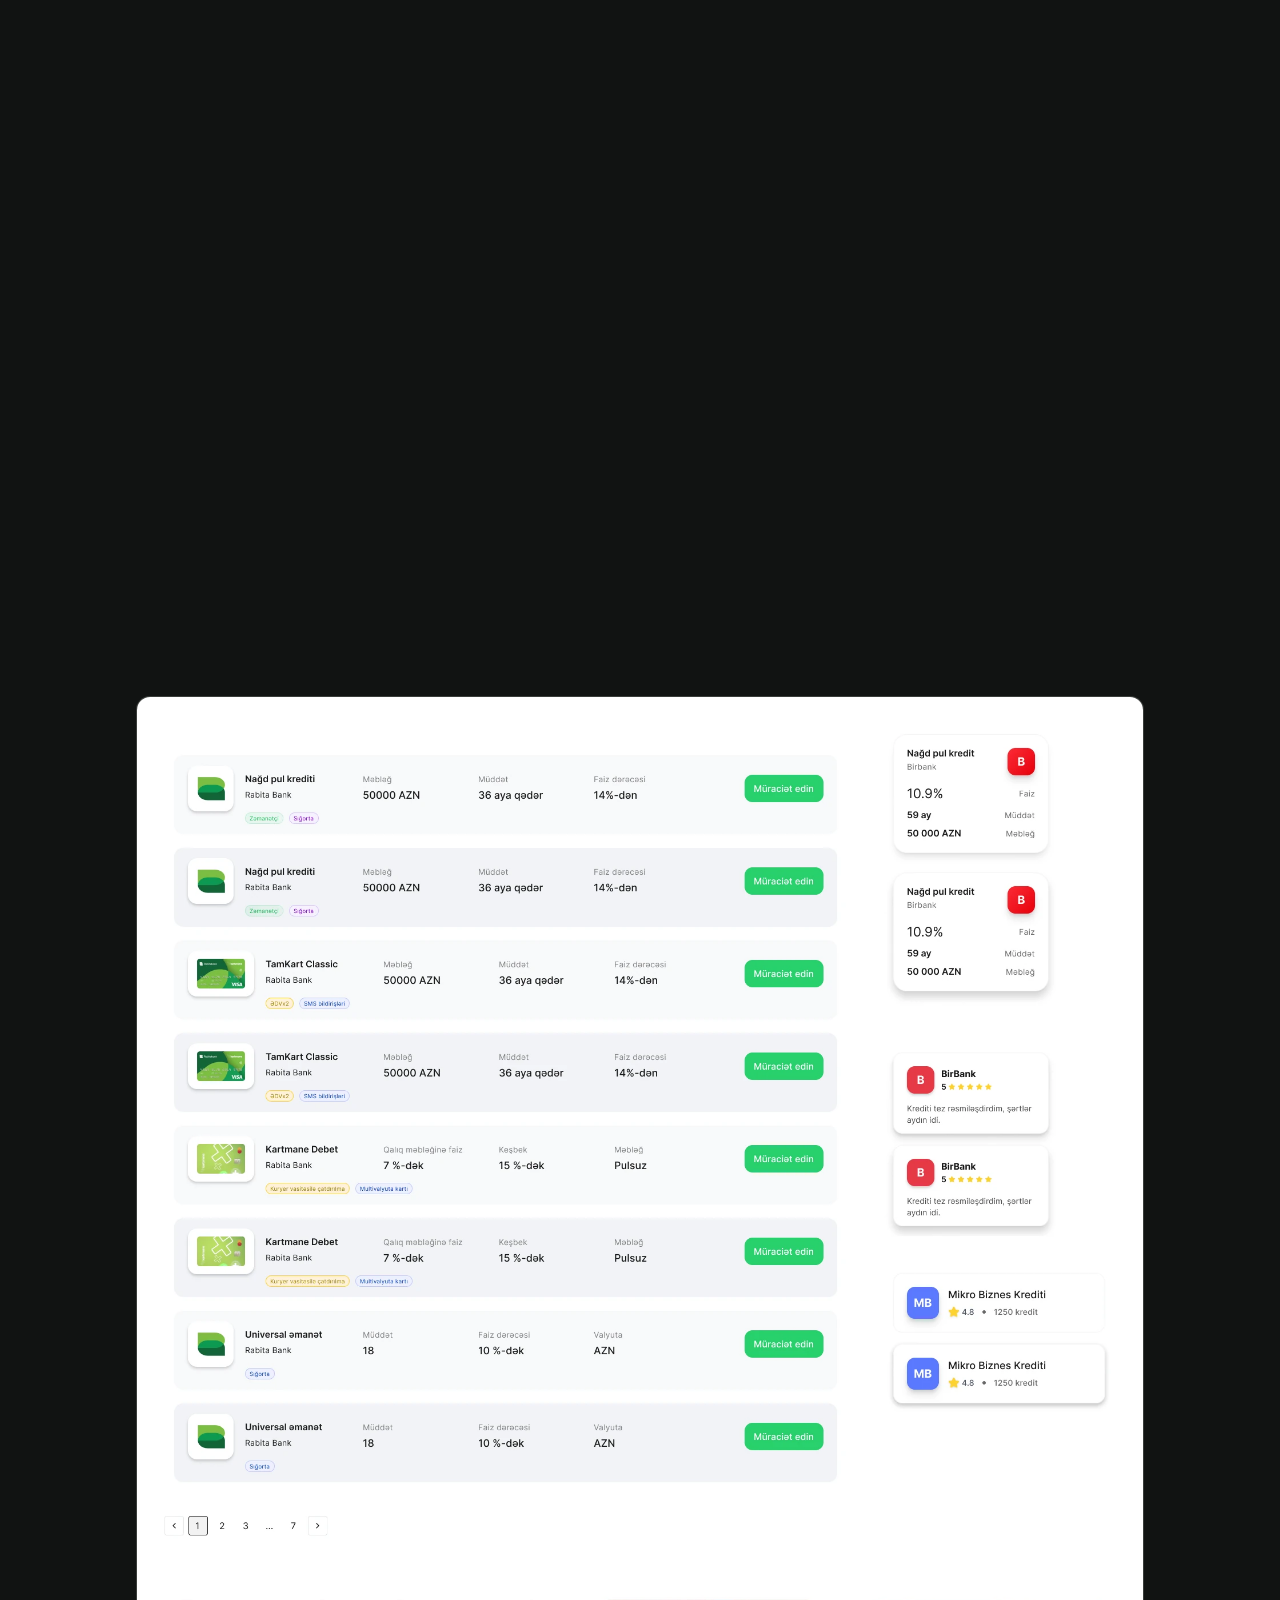
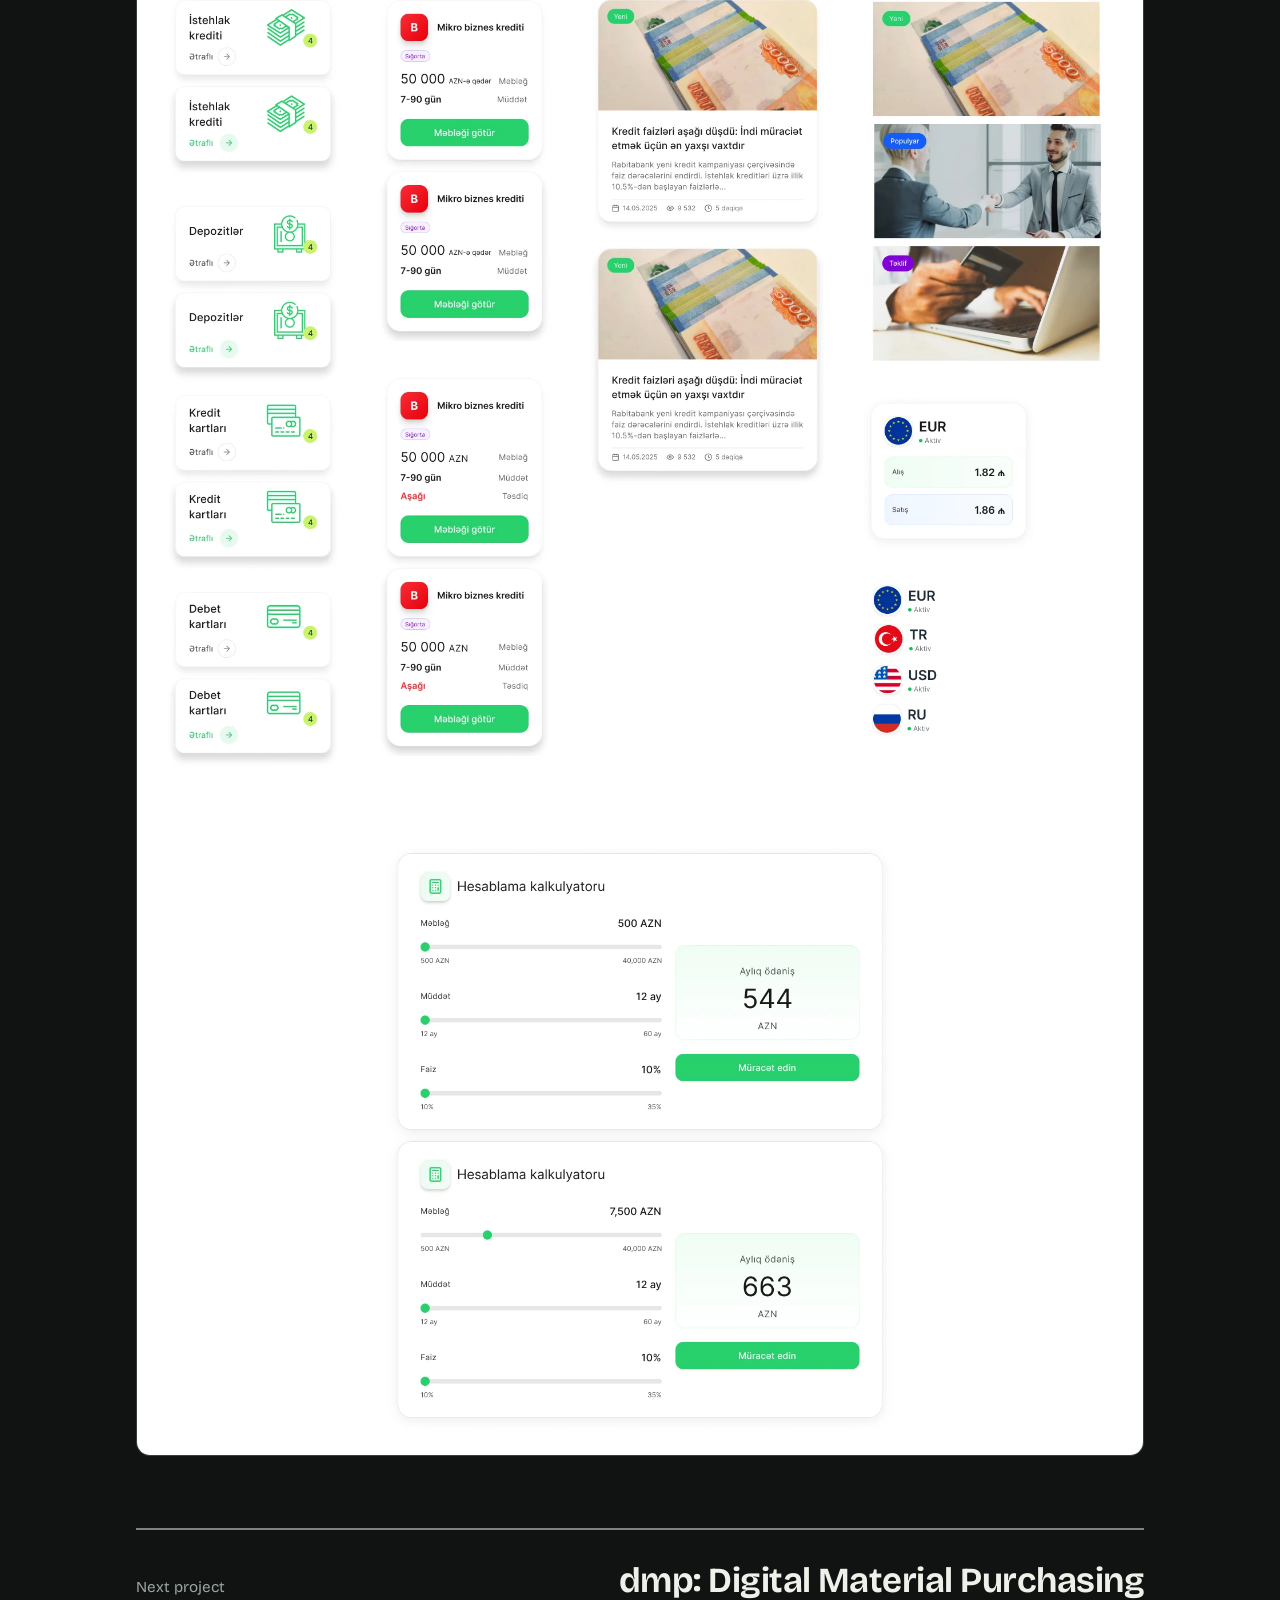
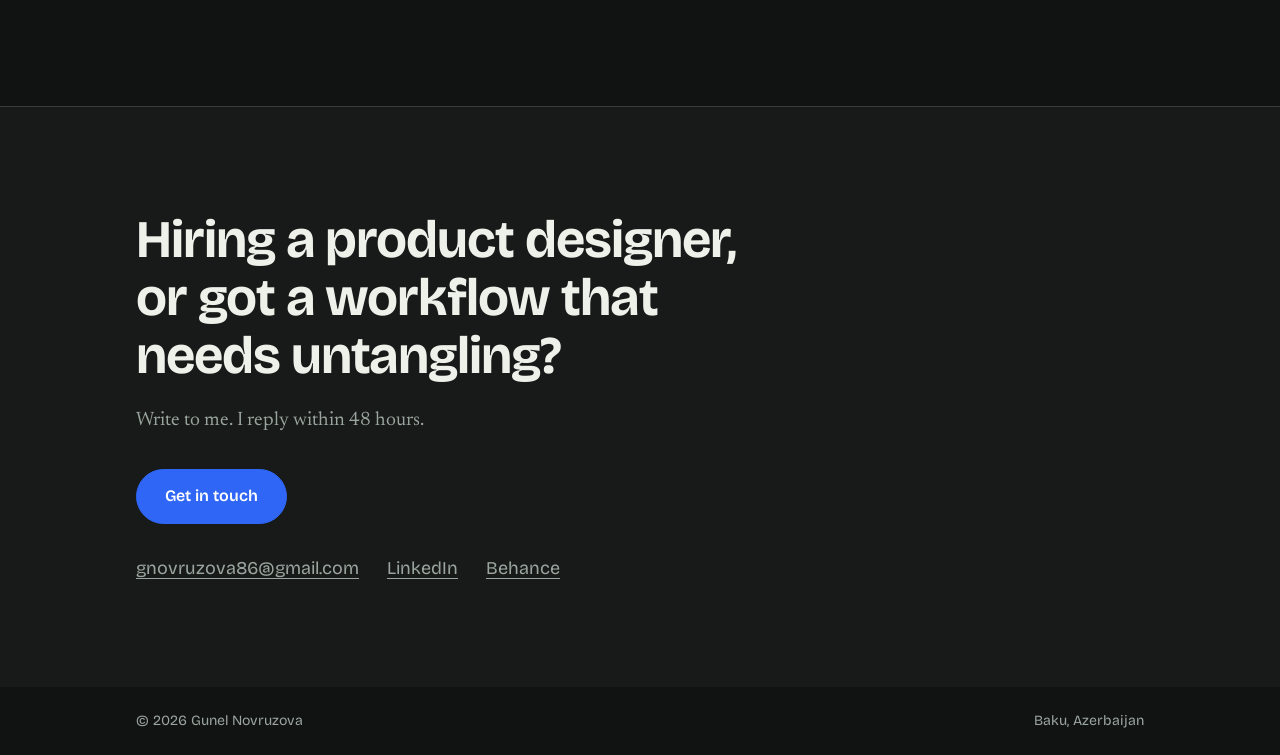
<file: case-study-pultap.html>
<!DOCTYPE html>
<html lang="en">
<head>
<meta charset="UTF-8">
<meta name="viewport" content="width=device-width, initial-scale=1.0">
<title>Pultap: a redesign of a financial marketplace | Gunel Novruzova</title>
<meta name="description" content="Case study: redesigning Pultap, a digital financial marketplace in Azerbaijan, and creating a UI kit for it.">
<meta property="og:title" content="Pultap: a redesign of a financial marketplace | Gunel Novruzova">
<meta property="og:description" content="Case study: redesigning Pultap, a digital financial marketplace in Azerbaijan, and creating a UI kit for it.">
<meta property="og:type" content="website">
<link rel="canonical" href="https://gunel-novruzova.github.io/portfolio/case-study-pultap.html">
<meta property="og:url" content="https://gunel-novruzova.github.io/portfolio/case-study-pultap.html">
<meta property="og:site_name" content="Gunel Novruzova">
<meta property="og:image" content="https://gunel-novruzova.github.io/portfolio/assets/images/og.jpg">
<meta property="og:image:width" content="1200">
<meta property="og:image:height" content="630">
<meta property="og:image:alt" content="Gunel Novruzova, product designer for enterprise software and websites">
<meta name="twitter:card" content="summary_large_image">
<meta name="twitter:title" content="Pultap: a redesign of a financial marketplace | Gunel Novruzova">
<meta name="twitter:description" content="Case study: redesigning Pultap, a digital financial marketplace in Azerbaijan, and creating a UI kit for it.">
<meta name="twitter:image" content="https://gunel-novruzova.github.io/portfolio/assets/images/og.jpg">
<meta name="color-scheme" content="dark">
<meta name="theme-color" content="#111312">
<link rel="icon" href="favicon.ico" sizes="48x48">
<link rel="icon" type="image/png" sizes="32x32" href="favicon-32.png">
<link rel="apple-touch-icon" href="apple-touch-icon.png">
<link rel="preconnect" href="https://fonts.googleapis.com">
<link rel="preconnect" href="https://fonts.gstatic.com" crossorigin>
<link href="https://fonts.googleapis.com/css2?family=Bricolage+Grotesque:opsz,wght@12..96,400..800&family=Newsreader:ital,opsz,wght@0,6..72,400..600;1,6..72,400&display=swap" rel="stylesheet">
<link rel="stylesheet" href="assets/styles.css">
<script>try{if(!matchMedia('(prefers-reduced-motion: reduce)').matches)document.documentElement.classList.add('js-motion')}catch(e){}</script>
</head>
<body>
<a class="skip" href="#main">Skip to content</a>

<header class="site-header">
  <div class="wrap">
    <a class="brand" href="index.html" aria-label="Gunel Novruzova, home">Gunel<span class="brand-rest"> Novruzova</span></a>
    <nav class="nav" aria-label="Main">
      <a class="nav-home" href="index.html">Home</a>
      <a href="index.html#experience">Expertise</a>
      <a href="case-studies.html" aria-current="page">Case studies</a>
      <a href="contact.html">Contact</a>
    </nav>
  </div>
</header>

<main id="main" class="detail">
  <div class="wrap">
    <a class="back" href="case-studies.html"><span class="bar"></span>All projects</a>
    <article class="case dmp" id="pultap" aria-labelledby="pultap-title">
        <header class="dmp-head">
          <p class="eyebrow-tags"><span>Case study</span><span>UX/UI design</span><span>Freelance</span></p>
          <h1 id="pultap-title">Pultap: a redesign of a financial marketplace</h1>
          <p class="case-sub">Redesigning a digital financial marketplace, for desktop and mobile, and creating a UI kit for it.</p>
        </header>
        <dl class="facts">
          <div><dt>Role</dt><dd>Freelance UX/UI designer</dd></div>
          <div><dt>Client</dt><dd>Pultap, Azerbaijan</dd></div>
          <div><dt>Scope</dt><dd>Redesign and a UI kit</dd></div>
          <div><dt>Period</dt><dd>December 2025 to February 2026</dd></div>
        </dl>

        <figure class="figure reveal first"><img src="assets/images/pultap/cover-page.webp" alt="Pultap bank offers page, first screen" loading="lazy" width="1200" height="750"></figure>

        <section class="story reveal">
          <div class="story-label"><span class="story-num">01</span><h2>Overview</h2></div>
          <div class="text">
            <p>Pultap is a digital financial marketplace in Azerbaijan. It brings together the financial products of banks and non-bank credit organizations (BOKT in Azerbaijani) in one place, so that people can compare loans, cards and deposits.</p>
            <p>I worked on the redesign as a freelance designer for about three months. I redesigned the platform, for desktop and mobile, and created a UI kit for it. The interface is in Azerbaijani.</p>
          </div>
        </section>

        <section class="story reveal">
          <div class="story-label"><span class="story-num">02</span><h2>Structure</h2></div>
          <div class="text">
            <p>The pages are built from the same blocks. Each starts with breadcrumbs and a header for the bank or organization, then content in white cards on a light background. Offers are rows or cards that show the amount, term and rate side by side, each with one green Apply button.</p>
            <p>Below the main content the pages repeat the same sequence: other banks’ offers, customer reviews, news, frequently asked questions and a directory of services, ending with one call to action and the footer.</p>
          </div>
        </section>

        <section class="story reveal">
          <div class="story-label"><span class="story-num">03</span><h2>The pages</h2></div>
          <div class="text">
            <p>Each page below is the full design. Hover over a screen to scroll through it.</p>
          </div>
        </section>
        <figure class="site-shot reveal" style="--t:26s">
          <div class="site-shot-frame">
            <div class="site-shot-bar" aria-hidden="true"><i></i><i></i><i></i><span>Bank page</span></div>
            <div class="site-shot-view" tabindex="0" role="img" aria-label="Bank page design, scrolls on hover"><img src="assets/images/pultap/bank.webp" alt="" loading="lazy" width="1440" height="6242"></div>
          </div>
          <figcaption><strong>Bank page.</strong> The profile of one bank: rating, reviews and branches in the header, categories of its offers, currency rates, contact details and key figures, a list of its offers, the best offers of the month, customer reviews, frequently asked questions and the directory of services.</figcaption>
        </figure>

        <div class="shot-grid">
        <figure class="site-shot reveal" style="--t:24s">
          <div class="site-shot-frame">
            <div class="site-shot-bar" aria-hidden="true"><i></i><i></i><i></i><span>Bank offers</span></div>
            <div class="site-shot-view" tabindex="0" role="img" aria-label="Bank offers page design, scrolls on hover"><img src="assets/images/pultap/offers.webp" alt="" loading="lazy" width="1440" height="6582"></div>
          </div>
          <figcaption><strong>Bank offers.</strong> Offers of one type from one bank: a featured offer banner, a list of loans with amount, term and rate, an explanation of the loan type, shortcuts to the bank’s other products, other banks’ offers with pagination, reviews and news.</figcaption>
        </figure>
        <figure class="site-shot reveal" style="--t:22s">
          <div class="site-shot-frame">
            <div class="site-shot-bar" aria-hidden="true"><i></i><i></i><i></i><span>Single offer</span></div>
            <div class="site-shot-view" tabindex="0" role="img" aria-label="Single offer page design, scrolls on hover"><img src="assets/images/pultap/offer.webp" alt="" loading="lazy" width="1440" height="6305"></div>
          </div>
          <figcaption><strong>Single offer.</strong> One loan: the key figures, a calculator with sliders for amount, term and rate that shows the monthly payment, loan terms and requirements, the bank’s contact details and other well-known banks.</figcaption>
        </figure>
        <figure class="site-shot reveal" style="--t:20s">
          <div class="site-shot-frame">
            <div class="site-shot-bar" aria-hidden="true"><i></i><i></i><i></i><span>Credit cards</span></div>
            <div class="site-shot-view" tabindex="0" role="img" aria-label="Credit cards page design, scrolls on hover"><img src="assets/images/pultap/cards.webp" alt="" loading="lazy" width="1440" height="4156"></div>
          </div>
          <figcaption><strong>Credit cards.</strong> A bank’s cards listed with the card image, amount, term and rate, followed by other banks’ offers.</figcaption>
        </figure>
        <figure class="site-shot reveal" style="--t:26s">
          <div class="site-shot-frame">
            <div class="site-shot-bar" aria-hidden="true"><i></i><i></i><i></i><span>BOKT credits</span></div>
            <div class="site-shot-view" tabindex="0" role="img" aria-label="Non-bank credit organizations page design, scrolls on hover"><img src="assets/images/pultap/bokt.webp" alt="" loading="lazy" width="1440" height="7724"></div>
          </div>
          <figcaption><strong>Non-bank credit organizations.</strong> A listing of microcredits: selected offers as cards, a prompt to apply to several organizations at once, a banner about getting a decision in five minutes, a list of organizations, reviews, news, questions and an explanation of what a non-bank credit organization is.</figcaption>
        </figure>
        <figure class="site-shot reveal" style="--t:28s">
          <div class="site-shot-frame">
            <div class="site-shot-bar" aria-hidden="true"><i></i><i></i><i></i><span>Single BOKT</span></div>
            <div class="site-shot-view" tabindex="0" role="img" aria-label="Single organization page design, scrolls on hover"><img src="assets/images/pultap/bokt-single.webp" alt="" loading="lazy" width="1440" height="8627"></div>
          </div>
          <figcaption><strong>Single organization.</strong> One non-bank credit organization: its offers, loan details, other organizations’ offers, general information, its head office on a map, reviews and questions.</figcaption>
        </figure>
        </div>

        <section class="story reveal">
          <div class="story-label"><span class="story-num">04</span><h2>Mobile</h2></div>
          <div class="text">
            <p>The pages are also designed for a 390px wide phone screen. Content stacks into a single column, offers become cards, the navigation collapses into a menu, and the blocks follow the same order as on desktop. Hover over or scroll inside a phone to see the whole page.</p>
          </div>
        </section>
        <div class="phone-grid">
          <figure class="site-shot phone reveal" style="--t:30s">
            <div class="site-shot-frame">
              <div class="site-shot-view" tabindex="0" role="img" aria-label="Mobile Bank page design, scrolls on hover"><img src="assets/images/pultap/m-bank.webp" alt="" loading="lazy" width="390" height="10972"></div>
            </div>
            <figcaption>Bank page</figcaption>
          </figure>
          <figure class="site-shot phone reveal" style="--t:30s">
            <div class="site-shot-frame">
              <div class="site-shot-view" tabindex="0" role="img" aria-label="Mobile Bank offers design, scrolls on hover"><img src="assets/images/pultap/m-offers.webp" alt="" loading="lazy" width="390" height="11158"></div>
            </div>
            <figcaption>Bank offers</figcaption>
          </figure>
          <figure class="site-shot phone reveal" style="--t:28s">
            <div class="site-shot-frame">
              <div class="site-shot-view" tabindex="0" role="img" aria-label="Mobile Single offer design, scrolls on hover"><img src="assets/images/pultap/m-offer.webp" alt="" loading="lazy" width="390" height="9917"></div>
            </div>
            <figcaption>Single offer</figcaption>
          </figure>
          <figure class="site-shot phone reveal" style="--t:34s">
            <div class="site-shot-frame">
              <div class="site-shot-view" tabindex="0" role="img" aria-label="Mobile Non-bank credit organizations design, scrolls on hover"><img src="assets/images/pultap/m-bokt.webp" alt="" loading="lazy" width="390" height="13373"></div>
            </div>
            <figcaption>Non-bank credit organizations</figcaption>
          </figure>
          <figure class="site-shot phone reveal" style="--t:36s">
            <div class="site-shot-frame">
              <div class="site-shot-view" tabindex="0" role="img" aria-label="Mobile Single organization design, scrolls on hover"><img src="assets/images/pultap/m-bokt-single.webp" alt="" loading="lazy" width="390" height="14565"></div>
            </div>
            <figcaption>Single organization</figcaption>
          </figure>
        </div>

        <section class="story reveal">
          <div class="story-label"><span class="story-num">05</span><h2>UI kit: foundations</h2></div>
          <div class="text">
            <p>I also created a UI kit with what the pages are made of. Its foundations are a type scale in Inter, with six headline levels, two subtitles, two body sizes and styles for buttons, captions and overlines, and colour scales in grey, purple, blue, yellow and orange, each in eleven steps, next to Pultap’s green.</p>
          </div>
        </section>
        <figure class="figure reveal"><img src="assets/images/pultap/kit-foundations.webp" alt="UI kit foundations: Inter type scale and colour scales" loading="lazy" width="1320" height="1300"></figure>

        <section class="story reveal">
          <div class="story-label"><span class="story-num">06</span><h2>Elements and states</h2></div>
          <div class="text">
            <p>Buttons in default and hover states, tabs, tags, breadcrumbs, the main navigation, FAQ items closed, hovered and open, and star ratings from one to five.</p>
          </div>
        </section>
        <figure class="figure reveal"><img src="assets/images/pultap/kit-states.webp" alt="UI kit: buttons, tabs, navigation, FAQ states and star ratings" loading="lazy" width="1760" height="800"></figure>

        <section class="story reveal">
          <div class="story-label"><span class="story-num">07</span><h2>Components</h2></div>
          <div class="text">
            <p>Category cards, offer rows for loans, credit cards, debit cards and deposits, review and currency cards, news cards, microcredit cards, organization cards, pagination and the loan calculator. Icons come from lucide-react.</p>
          </div>
        </section>
        <figure class="figure reveal"><img src="assets/images/pultap/kit-components.webp" alt="UI kit components: category, offer, review, currency, news and microcredit cards, the loan calculator and pagination" loading="lazy" width="1760" height="4126"></figure>
      </article>
    <nav class="next" aria-label="Next project">
      <span class="next-label">Next project</span>
      <a class="next-title" href="case-study-dmp.html">dmp: Digital Material Purchasing</a>
    </nav>
  </div>
</main>

<section class="contact" id="contact">
  <div class="wrap">
    <h2>Hiring a product designer, or got a workflow that needs untangling?</h2>
    <p class="lede">Write to me. I reply within 48 hours.</p>
    <div class="contact-cta"><a class="btn btn-light" href="contact.html">Get in touch</a></div>
    <ul class="contact-links">
      <li><a href="mailto:gnovruzova86@gmail.com">gnovruzova86@gmail.com</a></li>
      <li><a href="https://www.linkedin.com/in/gunel-novruzova-77689978/" target="_blank" rel="noopener">LinkedIn</a></li>
      <li><a href="https://www.behance.net/gunelnovruzova" target="_blank" rel="noopener">Behance</a></li>
    </ul>
  </div>
</section>

<footer>
  <div class="wrap">
    <span>© 2026 Gunel Novruzova</span>
    <span>Baku, Azerbaijan</span>
  </div>
</footer>

<script src="assets/motion.js"></script>
</body>
</html>
</file>
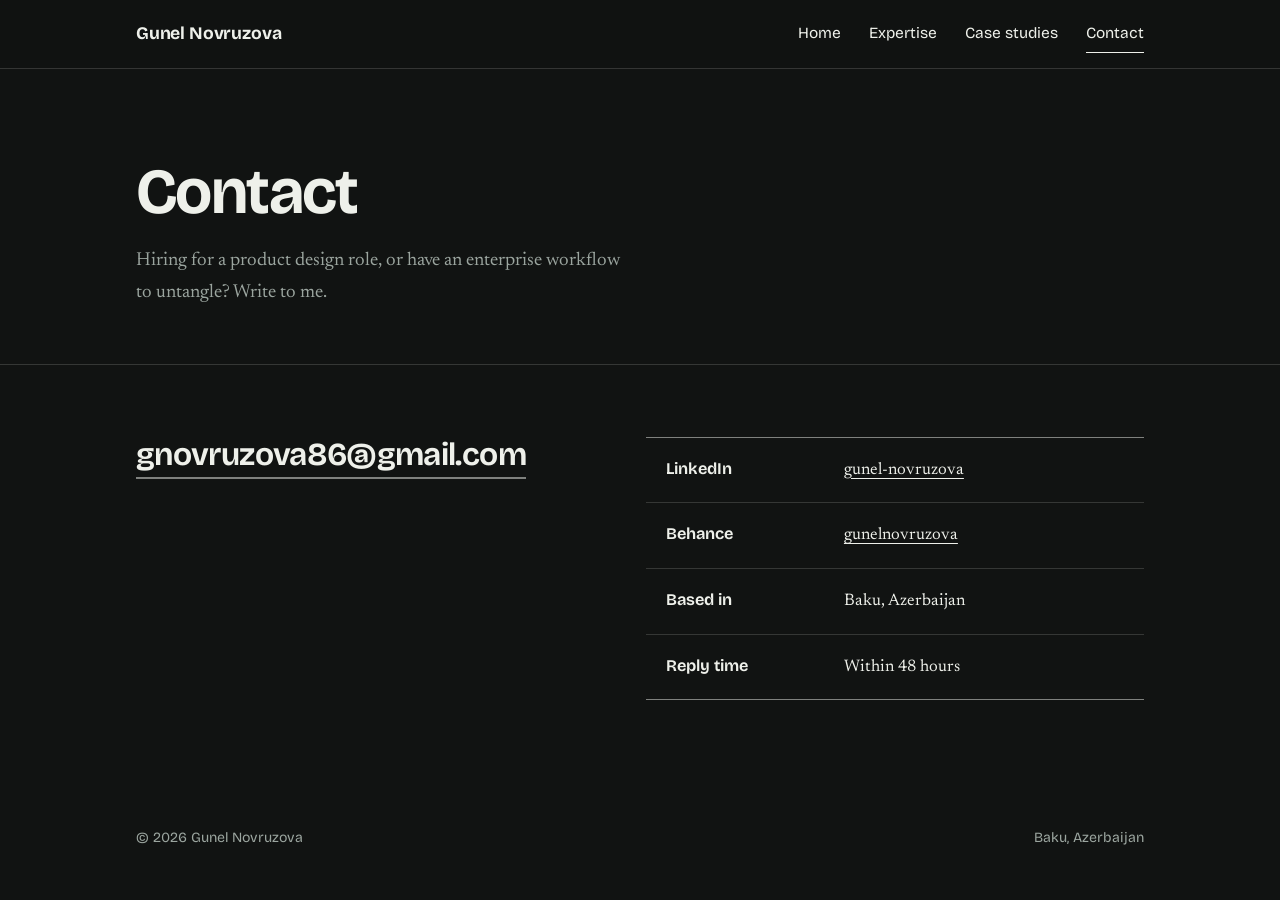
<file: contact.html>
<!DOCTYPE html>
<html lang="en">
<head>
<meta charset="UTF-8">
<meta name="viewport" content="width=device-width, initial-scale=1.0">
<title>Contact | Gunel Novruzova</title>
<meta name="description" content="Contact Gunel Novruzova, product designer for enterprise software and websites: email, LinkedIn and Behance.">
<meta property="og:title" content="Contact | Gunel Novruzova">
<meta property="og:description" content="Contact Gunel Novruzova, product designer for enterprise software and websites: email, LinkedIn and Behance.">
<meta property="og:type" content="website">
<link rel="canonical" href="https://gunel-novruzova.github.io/portfolio/contact.html">
<meta property="og:url" content="https://gunel-novruzova.github.io/portfolio/contact.html">
<meta property="og:site_name" content="Gunel Novruzova">
<meta property="og:image" content="https://gunel-novruzova.github.io/portfolio/assets/images/og.jpg">
<meta property="og:image:width" content="1200">
<meta property="og:image:height" content="630">
<meta property="og:image:alt" content="Gunel Novruzova, product designer for enterprise software and websites">
<meta name="twitter:card" content="summary_large_image">
<meta name="twitter:title" content="Contact | Gunel Novruzova">
<meta name="twitter:description" content="Contact Gunel Novruzova, product designer for enterprise software and websites: email, LinkedIn and Behance.">
<meta name="twitter:image" content="https://gunel-novruzova.github.io/portfolio/assets/images/og.jpg">
<meta name="color-scheme" content="dark">
<meta name="theme-color" content="#111312">
<link rel="icon" href="favicon.ico" sizes="48x48">
<link rel="icon" type="image/png" sizes="32x32" href="favicon-32.png">
<link rel="apple-touch-icon" href="apple-touch-icon.png">
<link rel="preconnect" href="https://fonts.googleapis.com">
<link rel="preconnect" href="https://fonts.gstatic.com" crossorigin>
<link href="https://fonts.googleapis.com/css2?family=Bricolage+Grotesque:opsz,wght@12..96,400..800&family=Newsreader:ital,opsz,wght@0,6..72,400..600;1,6..72,400&display=swap" rel="stylesheet">
<link rel="stylesheet" href="assets/styles.css">
<script>try{if(!matchMedia('(prefers-reduced-motion: reduce)').matches)document.documentElement.classList.add('js-motion')}catch(e){}</script>
</head>
<body>
<a class="skip" href="#main">Skip to content</a>

<header class="site-header">
  <div class="wrap">
    <a class="brand" href="index.html" aria-label="Gunel Novruzova, home">Gunel<span class="brand-rest"> Novruzova</span></a>
    <nav class="nav" aria-label="Main">
      <a class="nav-home" href="index.html">Home</a>
      <a href="index.html#experience">Expertise</a>
      <a href="case-studies.html">Case studies</a>
      <a href="contact.html" aria-current="page">Contact</a>
    </nav>
  </div>
</header>

<main id="main">
  <section class="page-head">
    <div class="wrap">
      <h1>Contact</h1>
      <p>Hiring for a product design role, or have an enterprise workflow to untangle? Write to me.</p>
    </div>
  </section>
  <section class="contact-page">
    <div class="wrap contact-grid">
      <div><a class="contact-mail" href="mailto:gnovruzova86@gmail.com">gnovruzova86@gmail.com</a></div>
      <dl class="ledger contact-rows">
        <div class="row"><dt>LinkedIn</dt><dd><a href="https://www.linkedin.com/in/gunel-novruzova-77689978/" target="_blank" rel="noopener">gunel-novruzova</a></dd></div>
        <div class="row"><dt>Behance</dt><dd><a href="https://www.behance.net/gunelnovruzova" target="_blank" rel="noopener">gunelnovruzova</a></dd></div>
        <div class="row"><dt>Based in</dt><dd>Baku, Azerbaijan</dd></div>
        <div class="row"><dt>Reply time</dt><dd>Within 48 hours</dd></div>
      </dl>
    </div>
  </section>
</main>

<footer>
  <div class="wrap">
    <span>© 2026 Gunel Novruzova</span>
    <span>Baku, Azerbaijan</span>
  </div>
</footer>

<script src="assets/motion.js"></script>
</body>
</html>
</file>
<file: assets/styles.css>
:root{
    --paper:#111312;
    --card:#171A18;
    --bar:#1F2421;
    --bar-soft:#1A1E1C;
    --ink:#EEF0EA;
    --ink-2:#9BA59F;
    --rule:rgba(238,240,234,.16);
    --line:rgba(238,240,234,.5);
    color-scheme:dark;
    --err:#FF8E86;
    --err-bg:#2B1816;
    --focus:#7FA8FF;
    --max:1120px;
    --pad:clamp(20px,5vw,56px);
    --ui:'Bricolage Grotesque',system-ui,sans-serif;
    --serif:'Newsreader',Georgia,serif;
  }
  *{box-sizing:border-box}
  html{scroll-behavior:smooth;scroll-padding-top:84px}
  body{
    margin:0;background:var(--paper);color:var(--ink);
    font-family:var(--serif);font-size:1.125rem;line-height:1.65;
    -webkit-font-smoothing:antialiased;
  }
  h1,h2,h3,h4{font-family:var(--ui);margin:0;letter-spacing:-.015em;line-height:1.1}
  p{margin:0}
  a{color:inherit}
  img{display:block;max-width:100%}
  ::selection{background:var(--bar);color:var(--ink)}
  :focus-visible{outline:3px solid var(--focus);outline-offset:3px}
  .wrap{max-width:var(--max);margin:0 auto;padding-inline:var(--pad)}
  .skip{position:absolute;left:-999px;top:8px;background:var(--ink);color:var(--paper);padding:10px 14px;font-family:var(--ui);z-index:100}
  .skip:focus{left:8px}

  /* ---------- Header ---------- */
  .site-header{
    position:sticky;top:0;z-index:50;
    background:rgba(17,19,18,.88);backdrop-filter:blur(6px);
    border-bottom:1px solid var(--rule);
  }
  .site-header .wrap{display:flex;align-items:center;justify-content:space-between;height:68px;gap:16px}
  .brand{font-family:var(--ui);font-weight:700;font-size:1.1rem;text-decoration:none;letter-spacing:-.01em}
  .nav{display:flex;align-items:center;gap:28px;font-family:var(--ui);font-size:.97rem}
  .nav a{text-decoration:none;padding:6px 0;border-bottom:1.5px solid transparent}
  .nav a:hover{border-color:var(--ink)}
  .nav .btn-small{border:1.5px solid var(--line);padding:8px 14px;border-radius:4px;font-weight:600}
  .nav .btn-small:hover{background:var(--ink);color:var(--paper);border-color:var(--ink)}

  /* ---------- Buttons ---------- */
  .btn{
    display:inline-block;font-family:var(--ui);font-weight:600;font-size:1rem;
    text-decoration:none;padding:13px 22px;border-radius:4px;border:1.5px solid var(--line);
    background:transparent;color:var(--ink);cursor:pointer;
    transition:background .15s ease,color .15s ease;
  }
  .btn:hover{background:var(--ink);color:var(--paper)}
  .btn:hover{border-color:var(--ink)}
  .btn-primary{background:var(--ink);color:var(--paper);border-color:var(--ink)}
  .btn-primary:hover{background:#FFFFFF;color:#111312}

  /* ---------- Hero ---------- */
  .hero{position:relative;overflow:hidden;padding:clamp(36px,5vw,60px) 0 0;border-bottom:1px solid var(--rule)}
  .hero-paper{
    position:absolute;inset:0;
    background-image:
      linear-gradient(to right,rgba(238,240,234,.07) 1px,transparent 1px),
      linear-gradient(to bottom,rgba(238,240,234,.07) 1px,transparent 1px);
    background-size:80px 80px;
    background-position:center top;
    -webkit-mask-image:linear-gradient(to bottom,#000 30%,transparent 100%);
    mask-image:linear-gradient(to bottom,#000 30%,transparent 100%);
    animation:wipe 1.1s cubic-bezier(.3,.7,.2,1) both;
  }
  @keyframes wipe{from{clip-path:inset(0 0 100% 0)}to{clip-path:inset(0 0 0 0)}}
  .hero-grid{position:relative;display:grid;grid-template-columns:minmax(0,1.85fr) minmax(0,1fr);gap:clamp(32px,5vw,64px);align-items:end}
  .hero h1{font-size:clamp(2.2rem,4.6vw,3.7rem);font-weight:680;letter-spacing:-.025em;line-height:1.04}
  .lede{margin-top:20px;max-width:46ch;font-size:1.22rem;color:var(--ink)}
  .actions{margin-top:26px;display:flex;flex-wrap:wrap;gap:12px}
  .status{margin-top:16px;font-family:var(--ui);font-size:.95rem;color:var(--ink-2)}
  .portrait{margin:0}
  .portrait img{width:100%;height:auto;aspect-ratio:3/4;object-fit:cover;border:1.5px solid var(--line);background:var(--paper)}

  /* ---------- Sections ---------- */
  section.block{padding:clamp(64px,9vw,104px) 0}
  .section-head{border-top:2px solid var(--line);padding-top:20px;margin-bottom:44px;display:grid;grid-template-columns:minmax(0,1fr) minmax(0,1fr);gap:24px;align-items:start}
  .section-head h2{font-size:clamp(1.8rem,3.4vw,2.5rem);font-weight:650}
  .section-head p{color:var(--ink-2);max-width:44ch}

  /* Ledger rows (green-bar paper) */
  .ledger{border-top:1.5px solid var(--line);border-bottom:1.5px solid var(--line)}
  .ledger > .row{border-bottom:1px solid var(--rule)}
  .ledger > .row:last-child{border-bottom:0}
  .row{display:grid;gap:8px 28px;padding:18px 20px;align-items:baseline}
  .row h3,.row h4{font-size:1.15rem;font-weight:650}
  .row p{font-size:1.02rem;color:var(--ink-2);max-width:60ch}

  .skills .row{grid-template-columns:minmax(0,.9fr) minmax(0,1.6fr)}

  .exp .row{grid-template-columns:minmax(0,1fr) auto;grid-template-areas:"years place" "who who";gap:10px 20px;padding:36px 28px;align-items:baseline}
  .exp .years{grid-area:years;font-family:var(--ui);font-variant-numeric:tabular-nums;font-weight:500}
  .exp .place{grid-area:place;font-family:var(--ui);font-size:.95rem;color:var(--ink-2);text-align:right}
  .exp .who{grid-area:who}
  .exp .role{font-family:var(--ui);font-weight:650;font-size:1.5rem;letter-spacing:-.01em;line-height:1.15}
  .exp .org{margin-top:4px;color:var(--ink-2);font-size:1.08rem}

  /* ---------- Case studies ---------- */
  .case{padding:56px 0 0}
  .case + .case{margin-top:72px;border-top:2px solid var(--line)}
  .case h1,.case h3{font-size:clamp(1.7rem,3.4vw,2.6rem);font-weight:680;letter-spacing:-.02em;max-width:22ch}
  .case-sub{margin-top:14px;max-width:56ch;color:var(--ink-2);font-size:1.15rem}
  .facts{margin:32px 0 0;display:grid;grid-template-columns:repeat(4,minmax(0,1fr));border-top:1.5px solid var(--line);border-bottom:1.5px solid var(--line)}
  .facts div{padding:14px 18px 14px 0}
  .facts div + div{padding-left:18px;border-left:1px solid var(--rule)}
  .facts dt{font-family:var(--ui);font-size:.85rem;color:var(--ink-2)}
  .facts dd{margin:2px 0 0;font-family:var(--ui);font-weight:600;font-size:1rem}
  .case-cover{margin:36px 0 0}
  .case-cover img,.figure img{width:100%;height:auto;border:1.5px solid var(--line);background:var(--card)}
  .figure{margin:36px 0 0}
  .figure.narrow{max-width:760px}

  .story{display:grid;grid-template-columns:200px minmax(0,1fr);gap:20px 48px;margin-top:48px}
  .story h4{font-size:1.1rem;font-weight:650;padding-top:4px}
  .story .text{max-width:62ch}
  .story .text p + p{margin-top:1em}
  .story .ledger{margin-top:22px}

  /* ---------- Component demo ---------- */
  .demo{margin-top:36px;border:1.5px solid var(--line);background:var(--card)}
  .demo-bar{display:flex;flex-wrap:wrap;gap:14px 24px;align-items:center;justify-content:space-between;padding:14px 22px;border-bottom:1.5px solid var(--line);background:var(--bar)}
  .demo-bar strong{font-family:var(--ui);font-size:1rem;font-weight:650}
  .seg{display:inline-flex;border:1.5px solid var(--line);border-radius:4px;overflow:hidden;background:var(--paper)}
  .seg button{font-family:var(--ui);font-size:.9rem;font-weight:600;padding:7px 14px;border:0;background:transparent;color:var(--ink);cursor:pointer}
  .seg button + button{border-left:1.5px solid var(--line)}
  .seg button[aria-pressed="true"]{background:var(--ink);color:var(--paper)}
  .demo-body{padding:28px 22px 26px;display:grid;grid-template-columns:1fr 1fr;gap:28px}
  .demo-foot{padding:0 22px 24px;display:flex;flex-wrap:wrap;gap:14px 20px;align-items:center}
  .demo-status{font-family:var(--ui);font-size:.95rem;color:var(--ink-2)}
  .demo-note{padding:12px 22px;border-top:1px solid var(--rule);font-family:var(--ui);font-size:.88rem;color:var(--ink-2)}

  .ms{position:relative}
  .ms-label{display:flex;justify-content:space-between;gap:12px;font-family:var(--ui);font-weight:650;font-size:.97rem;margin-bottom:7px}
  .ms-req{font-weight:400;font-size:.85rem;color:var(--ink-2)}
  .ms-control{display:flex;flex-wrap:wrap;align-items:center;gap:6px;min-height:50px;padding:6px 10px;border:1.5px solid var(--line);border-radius:4px;background:var(--card);cursor:text}
  .ms-control:focus-within{outline:3px solid var(--focus);outline-offset:2px}
  .ms-tokens{display:contents}
  .ms-token{display:inline-flex;align-items:center;gap:2px;background:var(--ink);color:var(--paper);font-family:var(--ui);font-weight:500;font-size:.85rem;padding:3px 3px 3px 10px;border-radius:3px;line-height:1.3}
  .ms-token button{display:grid;place-items:center;width:22px;height:22px;border:0;border-radius:2px;background:transparent;color:inherit;cursor:pointer;font-size:1rem;line-height:1}
  .ms-token button:hover{background:rgba(0,0,0,.14)}
  .ms-token button:focus-visible{outline:2px solid var(--paper);outline-offset:0}
  .ms-more{display:inline-block;background:var(--bar);color:var(--ink);font-family:var(--ui);font-weight:650;font-size:.85rem;padding:3px 10px;border-radius:3px;line-height:1.3;border:1px solid var(--rule)}
  .ms-input{flex:1 1 110px;min-width:110px;border:0;outline:0;background:transparent;font-family:var(--ui);font-size:.95rem;color:var(--ink);padding:6px 2px}
  .ms-input::placeholder{color:var(--ink-2)}
  .ms-field{position:relative}
  .ms-list{position:absolute;left:0;right:0;top:calc(100% + 4px);z-index:10;margin:0;padding:4px;list-style:none;background:var(--card);border:1.5px solid var(--line);border-radius:4px;max-height:236px;overflow:auto}
  .ms-option{display:flex;align-items:center;gap:10px;padding:9px 10px;border-radius:3px;font-family:var(--ui);font-size:.93rem;cursor:pointer;line-height:1.3}
  .ms-option.active{background:var(--bar)}
  .ms-option .check{flex:none;width:18px;height:18px;border:1.5px solid var(--line);border-radius:3px;display:grid;place-items:center;font-size:.72rem;color:var(--paper)}
  .ms-option[aria-selected="true"] .check{background:var(--ink)}
  .ms-option .code{font-weight:700}
  .ms-option .desc{color:var(--ink-2)}
  .ms-empty{padding:12px 10px;font-family:var(--ui);font-size:.93rem;color:var(--ink-2)}
  .ms-help{margin:7px 0 0;font-family:var(--ui);font-size:.88rem;color:var(--ink-2);min-height:1.4em}
  .ms[data-state="error"] .ms-control{border-color:var(--err);background:var(--err-bg)}
  .ms[data-state="error"] .ms-help{color:var(--err);font-weight:600}
  .ms[data-state="disabled"] .ms-control{background:var(--bar-soft);border-color:var(--ink-2);border-style:dashed;cursor:not-allowed}
  .ms[data-state="disabled"] .ms-token{background:var(--ink-2)}
  .ms[data-state="disabled"] .ms-token button{display:none}
  .ms[data-state="disabled"] .ms-token{padding-right:10px}

  /* ---------- Sticky "core" section ---------- */
  .core-grid{display:grid;grid-template-columns:minmax(0,5fr) minmax(0,7fr);gap:clamp(32px,6vw,80px);align-items:start}
  .core-left{position:sticky;top:112px;border-top:2px solid var(--line);padding-top:20px}
  .core-left h2{font-size:clamp(1.9rem,3.6vw,2.8rem);font-weight:680;letter-spacing:-.02em}
  .core-left p{margin-top:18px;color:var(--ink-2);max-width:42ch}
  .core-left .btn{margin-top:28px}

  /* ---------- Marquees ---------- */
  .marquee{position:relative;overflow:hidden;
    -webkit-mask-image:linear-gradient(90deg,transparent 0,#000 12%,#000 88%,transparent 100%);
    mask-image:linear-gradient(90deg,transparent 0,#000 12%,#000 88%,transparent 100%)}
  .marquee-track{display:flex;width:max-content}
  .marquee-group{display:flex;flex:none;align-items:center}
  .marquee.is-ready .marquee-track{animation:marquee var(--dur,40s) linear infinite}
  @keyframes marquee{to{transform:translateX(-50%)}}

  .band-logos{position:relative;margin-top:clamp(32px,4vw,48px);padding:18px 0;background:var(--paper);border-top:1.5px solid var(--line)}
  .band-logos .marquee-group{gap:20px;padding-right:20px}
  .logo-tile{flex:none;display:grid;place-items:center;width:84px;height:84px;border:1px solid var(--rule);border-radius:14px;background:linear-gradient(145deg,var(--card),var(--bar-soft))}
  .logo-tile img{display:block;max-width:none}

  .band-words{padding:30px 0;background:var(--paper);border-top:2px solid var(--line);border-bottom:2px solid var(--line)}
  .band-words .marquee-group{gap:40px;padding-right:40px}
  .mq-item{font-family:var(--ui);font-weight:680;font-size:clamp(2rem,5vw,3.6rem);letter-spacing:-.02em;line-height:1.1;white-space:nowrap}
  .mq-sep{flex:none;width:16px;height:16px;border-radius:50%;border:1.5px solid var(--line)}

  /* ---------- Page head (list pages) ---------- */
  .page-head{padding:clamp(48px,7vw,88px) 0 clamp(32px,5vw,56px);border-bottom:1px solid var(--rule)}
  .page-head h1{font-size:clamp(2.4rem,5.4vw,4rem);font-weight:680;letter-spacing:-.025em}
  .page-head p{margin-top:18px;max-width:50ch;color:var(--ink-2);font-size:1.18rem}

  /* ---------- Project cards ---------- */
  .cards{list-style:none;margin:0;padding:0;display:grid;grid-template-columns:repeat(2,minmax(0,1fr));gap:28px}
  .pcard{display:flex;flex-direction:column;height:100%;border:1.5px solid var(--line);background:var(--card);color:inherit;text-decoration:none}
  .pcard-img{aspect-ratio:16/10;background:var(--bar);border-bottom:1.5px solid var(--line);overflow:hidden}
  .pcard-img img{width:100%;height:100%;object-fit:cover;object-position:center top}
  .pcard-body{flex:1;padding:24px 24px 26px}
  .pcard h2{font-size:clamp(1.4rem,2.4vw,1.75rem);font-weight:660;letter-spacing:-.015em}
  .pcard-desc{margin-top:12px;color:var(--ink-2);font-size:1.05rem;max-width:46ch}
  .pcard-foot{display:flex;justify-content:space-between;gap:12px;padding:13px 24px;border-top:1px solid var(--rule);background:var(--bar-soft);font-family:var(--ui);font-size:.92rem}
  .pcard-title{display:flex;align-items:flex-start;justify-content:space-between;gap:16px}
  .pcard-arrow{flex:none;width:28px;height:28px;margin-top:2px;transition:transform .35s cubic-bezier(.2,.8,.2,1)}
  .pcard:hover .pcard-arrow,.pcard:focus-visible .pcard-arrow{transform:translate(2px,-5px)}
  .pcard-img img{transition:transform .8s cubic-bezier(.2,.8,.2,1)}
  .pcard:hover .pcard-img img{transform:scale(1.06)}
  .work-more{margin-top:40px}

  /* ---------- Detail pages ---------- */
  .back{display:inline-flex;align-items:center;gap:10px;margin-top:36px;font-family:var(--ui);font-size:.97rem;text-decoration:none}
  .back .bar{display:inline-block;width:22px;height:1.5px;background:var(--ink);transition:width .2s ease}
  .back:hover .bar{width:34px}
  .detail{padding-bottom:clamp(56px,8vw,96px)}
  .detail .case{padding-top:28px}
  .next{margin-top:72px;border-top:2px solid var(--line);padding-top:22px;display:flex;flex-wrap:wrap;justify-content:space-between;align-items:baseline;gap:12px 24px}
  .next-label{font-family:var(--ui);font-size:.95rem;color:var(--ink-2)}
  .next-title{font-family:var(--ui);font-weight:660;font-size:clamp(1.5rem,3vw,2.2rem);letter-spacing:-.015em;text-decoration:none}
  .next-title:hover{text-decoration:underline;text-decoration-thickness:2px;text-underline-offset:6px}
  .nav a[aria-current="page"]{border-color:var(--ink)}

  /* ---------- Feature rows (home) ---------- */
  .features{list-style:none;margin:0;padding:0;display:grid;gap:24px}
  .feature{display:grid;grid-template-columns:minmax(0,1fr) minmax(0,1.1fr);border:1.5px solid var(--rule);background:var(--card);color:inherit;text-decoration:none;transition:border-color .3s ease}
  .feature:hover{border-color:var(--ink)}
  .feature-text{display:flex;flex-direction:column;justify-content:space-between;gap:32px;padding:clamp(24px,3.4vw,44px)}
  .feature h3{font-size:clamp(1.6rem,2.8vw,2.3rem);font-weight:660;letter-spacing:-.02em;max-width:17ch}
  .feature-desc{margin-top:16px;color:var(--ink-2);max-width:40ch}
  .feature-foot{display:flex;flex-wrap:wrap;justify-content:space-between;align-items:baseline;gap:10px 20px;border-top:1px solid var(--rule);padding-top:14px;font-family:var(--ui);font-size:.95rem}
  .feature-tags{display:flex;gap:16px}
  .feature-tags span + span{border-left:1px solid var(--rule);padding-left:16px}
  .feature-cta{display:inline-flex;align-items:center;gap:10px;font-weight:600}
  .feature-cta .bar{display:inline-block;width:22px;height:1.5px;background:var(--ink);transition:width .25s ease}
  .feature:hover .feature-cta .bar{width:36px}
  .feature-img{aspect-ratio:4/3;background:var(--bar);overflow:hidden;border-left:1.5px solid var(--rule);transition:border-color .3s ease}
  .feature:hover .feature-img{border-color:var(--ink)}
  .feature-img img{width:100%;height:100%;object-fit:cover;object-position:center top}
  .features > li:nth-child(even) .feature-img{order:-1;border-left:0;border-right:1.5px solid var(--rule)}
  .features > li:nth-child(even) .feature:hover .feature-img{border-right-color:var(--ink)}

  /* ---------- Contact page ---------- */
  .contact-page{padding:clamp(40px,6vw,72px) 0 clamp(64px,9vw,104px)}
  .contact-grid{display:grid;grid-template-columns:minmax(0,1fr) minmax(0,1.15fr);gap:clamp(32px,6vw,80px);align-items:start}
  .contact-mail{display:inline-block;font-family:var(--ui);font-weight:650;font-size:clamp(1.25rem,2.5vw,2rem);letter-spacing:-.02em;line-height:1.15;text-decoration:none;border-bottom:2px solid var(--line);padding-bottom:4px;overflow-wrap:anywhere}
  .contact-mail:hover{background:var(--bar)}
  .contact-rows{margin:0}
  .contact-rows .row{grid-template-columns:150px minmax(0,1fr)}
  .contact-rows dt{font-family:var(--ui);font-weight:650;font-size:1.02rem}
  .contact-rows dd{margin:0;font-size:1.05rem}
  .contact-rows a{text-underline-offset:4px}
  .btn-light{background:var(--ink);color:var(--paper);border-color:var(--ink)}
  .btn-light:hover{background:transparent;color:var(--ink)}
  .contact-cta{margin-top:32px}

  /* ---------- Contact ---------- */
  .contact{background:var(--card);color:var(--ink);border-top:1px solid var(--rule);padding:clamp(64px,9vw,104px) 0}
  .contact h2{font-size:clamp(2rem,4.6vw,3.3rem);font-weight:680;letter-spacing:-.02em;max-width:20ch}
  .contact .lede{color:var(--ink-2);margin-top:20px}
  .contact-email{display:inline-block;margin-top:36px;font-family:var(--ui);font-weight:600;font-size:clamp(1.3rem,3.4vw,2rem);text-decoration:none;border-bottom:2px solid var(--line);padding-bottom:4px;word-break:break-all}
  .contact-email:hover{border-color:var(--ink)}
  .contact-links{margin:30px 0 0;padding:0;list-style:none;display:flex;flex-wrap:wrap;gap:12px 28px;font-family:var(--ui)}
  .contact-links a{color:var(--ink-2);text-underline-offset:4px}
  .contact-links a:hover{color:var(--ink)}
  .contact :focus-visible{outline-color:var(--focus)}
  footer{padding:22px 0;font-family:var(--ui);font-size:.88rem;color:var(--ink-2)}
  footer .wrap{display:flex;justify-content:space-between;gap:12px;flex-wrap:wrap}

  /* ---------- Responsive ---------- */
  @media (max-width:880px){
    .hero-grid{grid-template-columns:1fr}
    .portrait{max-width:300px}
    .section-head{grid-template-columns:1fr;gap:12px}
    .facts{grid-template-columns:repeat(2,minmax(0,1fr))}
    .facts div:nth-child(3){padding-left:0;border-left:0}
    .facts div:nth-child(n+3){border-top:1px solid var(--rule)}
    .story{grid-template-columns:1fr;gap:10px}
    .story + .story{margin-top:36px}
    .demo-body{grid-template-columns:1fr}
    .core-grid{grid-template-columns:1fr}
    .cards{grid-template-columns:1fr}
    .feature{grid-template-columns:1fr}
    .features > li .feature-img,.features > li:nth-child(even) .feature-img{order:-1;border-left:0;border-right:0;border-bottom:1.5px solid var(--rule)}
    .feature:hover .feature-img,.features > li:nth-child(even) .feature:hover .feature-img{border-bottom-color:var(--ink)}
    .contact-grid{grid-template-columns:1fr}
    .core-left{position:static}
  }
  @media (max-width:700px){
    .site-header .wrap{height:60px;gap:10px}
    .brand{font-size:.95rem;white-space:nowrap}
    .nav{gap:12px;font-size:.88rem}
    .nav a{white-space:nowrap}
    .nav .btn-small{display:none}
    .nav .nav-home{display:none}
    .contact-rows .row{grid-template-columns:1fr}
    .skills .row{grid-template-columns:1fr}
  }
  @media (prefers-reduced-motion:reduce){
    .marquee{overflow-x:auto}
    .marquee.is-ready .marquee-track{animation:none}
    html{scroll-behavior:auto}
    .hero-paper{animation:none}
    *{transition-duration:.01ms !important}
  }

@media (max-width:430px){ .brand-rest{display:none} }

@media (prefers-reduced-motion:reduce){ .pcard:hover .pcard-img img{transform:none} .pcard:hover .pcard-arrow,.pcard:focus-visible .pcard-arrow{transform:none} }

  .hero{position:relative;overflow:hidden}
  .hero .hero-paper{background-image:url("data:image/svg+xml,%3Csvg xmlns='http://www.w3.org/2000/svg' width='80' height='80'%3E%3Cpath d='M14 .5H66M.5 14V66' stroke='%23EEF0EA' stroke-opacity='.11' fill='none'/%3E%3C/svg%3E");
    background-size:80px 80px;background-position:center top}
  .hero .hero-grid,.hero .band-logos{position:relative;z-index:1}
  .hero{border-bottom:0}
  .hero .band-logos{border-top:0;margin-top:clamp(64px,8vw,112px);background:transparent}
  .hero .hero-paper{
    -webkit-mask-image:linear-gradient(to right,transparent,#000 24%,#000 76%,transparent),linear-gradient(to bottom,#000 0,#000 52%,transparent 86%);
    mask-image:linear-gradient(to right,transparent,#000 24%,#000 76%,transparent),linear-gradient(to bottom,#000 0,#000 52%,transparent 86%);
    -webkit-mask-composite:source-in;mask-composite:intersect}
  .hero-grid{grid-template-columns:1fr}
  .hero-copy{max-width:1000px}
  .hero h1{font-size:clamp(2.3rem,5.2vw,4.3rem);line-height:1.08}
  .h1-avatar{display:inline-block;width:.92em;height:.92em;border-radius:50%;object-fit:cover;object-position:50% 20%;
    vertical-align:-.1em;margin:0 .12em;border:1.5px solid var(--line);background:var(--card)}
  .eyebrow-tags{display:flex;flex-wrap:wrap;align-items:center;gap:6px 18px;margin:0 0 clamp(14px,2.2vw,24px);
    font-family:var(--ui);font-size:.95rem;color:var(--ink)}
  .eyebrow-tags span+span::before{content:"";display:inline-block;width:6px;height:6px;background:var(--ink);margin-right:18px;vertical-align:middle}
  .screens-cover{position:relative;overflow:hidden;border-radius:10px;border:1px solid var(--rule);background:var(--card);
    height:clamp(200px,32vw,400px);margin:24px 0 clamp(24px,4vw,48px);pointer-events:none}
  .screens-cover img{position:absolute;top:-10%;height:120%;width:50%;object-fit:cover;object-position:50% 0;filter:blur(1px);opacity:.85;will-change:transform}
  .screens-cover .s-left{left:0;animation:drift-down 20s ease-in-out infinite alternate}
  .screens-cover .s-right{right:0;animation:drift-up 20s ease-in-out infinite alternate}
  .screens-cover::after{content:"";position:absolute;inset:0;background:linear-gradient(to bottom,rgba(17,19,18,.15),rgba(17,19,18,.5))}
  .cover-note{font-family:var(--ui);position:absolute;left:16px;bottom:12px;z-index:1;font-size:.8rem;color:var(--ink-2)}
  @keyframes drift-down{from{transform:translateY(-6%)}to{transform:translateY(6%)}}
  @keyframes drift-up{from{transform:translateY(6%)}to{transform:translateY(-6%)}}
  @media (prefers-reduced-motion:reduce){.screens-cover img{animation:none}}

  .site-shot{margin:0;--vh:clamp(320px,44vw,560px)}
  .dmp .story + .site-shot{margin-top:clamp(28px,4vw,48px)}
  .site-shot-frame{border:1px solid var(--rule);border-radius:14px;overflow:hidden;background:var(--card)}
  .site-shot-bar{display:flex;align-items:center;gap:7px;padding:11px 14px;border-bottom:1px solid var(--rule);font-family:var(--ui);font-size:.82rem;color:var(--ink-2)}
  .site-shot-bar i{width:9px;height:9px;border-radius:50%;background:var(--rule);display:block}
  .site-shot-bar span{margin-left:8px}
  .site-shot-view{height:var(--vh);overflow:hidden;position:relative;background:#fff}
  .site-shot-view img{display:block;width:100%;height:auto;transform:translateY(0);transition:transform var(--t,14s) linear}
  .site-shot-view:hover img,.site-shot-view:focus-visible img{transform:translateY(calc(-100% + var(--vh)))}
  .site-shot-view:focus-visible{outline:2px solid var(--accent-soft);outline-offset:-2px}
  .site-shot figcaption{margin-top:14px;font-family:var(--ui);font-size:.95rem;color:var(--ink-2);line-height:1.5;max-width:62ch}
  .site-shot figcaption strong{color:var(--ink);font-weight:650}
  .site-shot-hint{font-family:var(--ui);font-size:.85rem;color:var(--ink-2);margin:0 0 18px}
  .shot-grid{display:grid;grid-template-columns:repeat(2,minmax(0,1fr));gap:clamp(28px,4vw,48px) clamp(18px,2.4vw,32px);margin-top:clamp(28px,4vw,48px)}
  .shot-grid .site-shot{--vh:clamp(300px,34vw,460px)}
  .site-shot.phone{--vh:clamp(420px,52vw,600px);max-width:320px;margin-inline:auto}
  .site-shot.phone .site-shot-frame{border-radius:34px;border-width:6px;border-color:var(--line)}
  .site-shot.phone .site-shot-bar{display:none}
  .site-shot.phone figcaption{text-align:center;margin-inline:auto}
  @media (max-width:820px){.shot-grid{grid-template-columns:1fr}.shot-grid .site-shot{--vh:clamp(320px,70vw,460px)}}
  @media (hover:none){
    .site-shot-view{overflow-y:auto;-webkit-overflow-scrolling:touch}
    .site-shot-view img{transform:none!important;transition:none}
    .site-shot-hint{display:none}
  }
  @media (prefers-reduced-motion:reduce){.site-shot-view{overflow-y:auto}.site-shot-view img{transform:none!important;transition:none}}
  :root{--accent:#2F66F5;--accent-dark:#2556D9;--accent-soft:#8FB0FF}
  .btn-primary,.btn-light{background:var(--accent);color:#fff;border-color:var(--accent)}
  .btn-primary:hover,.btn-light:hover{background:var(--accent-dark);border-color:var(--accent-dark);color:#fff}
  .btn:not(.btn-primary):not(.btn-light),.nav .btn-small{border-color:var(--accent);color:var(--ink);background:transparent}
  .btn,.nav .btn-small{border-radius:999px}
  .btn{padding-left:28px;padding-right:28px}
  .btn:not(.btn-primary):not(.btn-light):hover,.nav .btn-small:hover{background:rgba(47,102,245,.16);border-color:var(--accent);color:var(--ink)}
  .btn:focus-visible,.nav .btn-small:focus-visible{outline:2px solid var(--accent-soft);outline-offset:3px}
  .feature{border-radius:22px;padding:clamp(12px,1.6vw,20px);gap:clamp(12px,2vw,28px)}
  .feature-text{padding:clamp(14px,2.4vw,32px)}
  .feature .feature-img,.features > li:nth-child(even) .feature-img,
  .feature:hover .feature-img,.features > li:nth-child(even) .feature:hover .feature-img{border:0;border-radius:14px}
  .feature-cta{white-space:nowrap;flex:none}
  .feature-cta .bar{width:22px;transform-origin:left center;transition:transform .3s ease}
  .feature:hover .feature-cta .bar{width:22px;transform:scaleX(1.7)}
  .feature-img img{transition:transform .7s cubic-bezier(.2,.7,.2,1);will-change:transform}
  .feature:hover .feature-img img,.feature:focus-visible .feature-img img{transform:scale(1.07)}
  @media (prefers-reduced-motion:reduce){.feature-img img,.feature-cta .bar{transition:none}.feature:hover .feature-img img{transform:none}.feature:hover .feature-cta .bar{transform:none}}
  .dmp-head{padding-top:8px}
  .head-actions{margin-top:28px}
  .visually-hidden{position:absolute;width:1px;height:1px;overflow:hidden;clip:rect(0 0 0 0);white-space:nowrap}
  .dmp-head h1{font-size:clamp(2.3rem,6vw,4.6rem);line-height:1.04;max-width:14ch;letter-spacing:-.03em;margin-top:6px}
  .dmp-head .case-sub{font-size:clamp(1.1rem,1.8vw,1.3rem);margin-top:20px}
  .dmp .facts{margin-top:36px}
  .dmp .story{grid-template-columns:minmax(0,300px) minmax(0,1fr);gap:20px clamp(32px,6vw,96px);margin-top:clamp(56px,8vw,104px)}
  .dmp .story-label{position:sticky;top:96px;align-self:start}
  .dmp .story-num{display:block;font-family:var(--ui);font-size:.9rem;color:var(--ink-2);margin-bottom:10px;letter-spacing:.04em}
  .dmp .story h2{font-size:clamp(1.3rem,2.2vw,1.75rem);font-weight:660;letter-spacing:-.015em;line-height:1.2}
  .dmp .story .text{font-size:1.2rem;max-width:60ch}
  .dmp .figure{margin-top:clamp(32px,5vw,56px)}
  .dmp .figure.narrow{margin-inline:auto}
  .dmp .demo{margin-top:clamp(32px,5vw,56px);border-radius:14px;overflow:hidden}
  .dmp .figure img,.dmp .screens-cover{border-radius:14px;border:1px solid var(--rule)}
  .feat-grid{list-style:none;margin:30px 0 0;padding:0;display:grid;grid-template-columns:repeat(2,minmax(0,1fr));gap:14px}
  .feat-grid li{padding:20px 22px 22px;border:1px solid var(--rule);border-radius:12px;background:var(--card);
    transition:border-color .25s,transform .25s}
  .feat-grid li:hover{border-color:var(--line);transform:translateY(-3px)}
  .feat-grid h3{font-family:var(--ui);font-size:1.02rem;font-weight:650;line-height:1.3;max-width:none}
  .feat-grid p{margin-top:8px;font-size:1rem;color:var(--ink-2);line-height:1.55}
  .js-reveal .reveal{opacity:0;transform:translateY(28px);transition:opacity .8s cubic-bezier(.2,.7,.2,1),transform .8s cubic-bezier(.2,.7,.2,1)}
  .js-reveal .reveal.in{opacity:1;transform:none}
  @media (max-width:820px){
    .dmp .story{grid-template-columns:1fr}
    .dmp .story-label{position:static}
    .dmp .facts{grid-template-columns:repeat(2,minmax(0,1fr))}
    .dmp .facts div:nth-child(3){padding-left:0;border-left:0}
    .feat-grid{grid-template-columns:1fr}
  }
  @media (prefers-reduced-motion:reduce){.js-reveal .reveal{opacity:1;transform:none;transition:none}.feat-grid li{transition:none}.feat-grid li:hover{transform:none}}

  .phone-grid{display:grid;grid-template-columns:repeat(3,minmax(0,320px));justify-content:space-between;gap:clamp(32px,4vw,52px) clamp(18px,2.4vw,32px);margin-top:clamp(28px,4vw,48px)}
  .phone-grid .site-shot.phone{margin-inline:0;max-width:none}
  .phone-grid .site-shot.phone figcaption{text-align:center;font-weight:600;color:var(--ink)}
  @media (max-width:980px){.phone-grid{grid-template-columns:repeat(2,minmax(0,320px));justify-content:center}}
  @media (max-width:640px){.phone-grid{grid-template-columns:minmax(0,320px)}}

  /* ---- motion ---- */
  .js-motion :is(main h1:not(.hero-h1),.contact h2,.core-left h2,.section-head h2):not(.h-up){visibility:hidden;animation:mfail 0s 2s forwards}
  .js-motion .h-up{opacity:0;transform:translateY(46px);transition:opacity 1s cubic-bezier(.16,1,.3,1),transform 1.2s cubic-bezier(.16,1,.3,1)}
  .js-motion .h-up.in{opacity:1;transform:none}
  @keyframes mfail{to{visibility:visible}}
  .w{display:inline-block;overflow:hidden;vertical-align:top;padding:.08em .05em .17em;margin:-.08em -.05em -.17em}
  .wi{display:inline-block;transform:translateY(118%);transition:transform 1s cubic-bezier(.2,.8,.2,1) calc(var(--i,0)*55ms + var(--base,0s))}
  .is-split.in .wi{transform:none}
  .hero h1{--base:.12s}
  @keyframes heroUp{from{opacity:0;transform:translateY(46px)}}
  .js-motion .hero .eyebrow-tags{animation:heroUp 1s cubic-bezier(.16,1,.3,1) both}
  .js-motion .hero .hero-h1{animation:heroUp 1.2s cubic-bezier(.16,1,.3,1) .12s both}
  .js-motion .hero .lede{animation:heroUp 1.1s cubic-bezier(.16,1,.3,1) .3s both}
  .js-motion .hero .actions{animation:heroUp 1.1s cubic-bezier(.16,1,.3,1) .44s both}
  .js-motion .hero .status{animation:heroUp 1.1s cubic-bezier(.16,1,.3,1) .56s both}
  .js-motion .hero .band-logos{animation:heroUp 1.2s cubic-bezier(.16,1,.3,1) .72s both}
  .js-reveal .reveal.in{transition-delay:calc(var(--i,0)*70ms)}
  .js-reveal .reveal.in.done{transition-delay:0s}
  .js-reveal .img-wipe{clip-path:inset(0 0 100% 0 round 14px);transition:clip-path 1.1s cubic-bezier(.7,0,.2,1) .15s}
  .js-reveal .img-wipe.in{clip-path:inset(0 0 0 0 round 14px)}
  @view-transition{navigation:auto}
  .site-header{view-transition-name:site-header}
  ::view-transition-old(root){animation:vt-out .2s ease both}
  ::view-transition-new(root){animation:vt-in .35s ease both}
  @keyframes vt-out{to{opacity:0}}
  @keyframes vt-in{from{opacity:0}}
  @media (pointer:coarse),(max-width:700px){
    .nav a:not(.btn-small),.brand,.back{position:relative}
    .nav a:not(.btn-small)::before,.brand::before,.back::before{content:"";position:absolute;inset:-9px -6px}
    .contact-mail{padding-top:12px}
    .ms-token button,.ms-token .ms-x{position:relative}
    .ms-token button::after{content:"";position:absolute;inset:-12px}
    button[data-mode]{min-height:44px}
  }
  @media (prefers-reduced-motion:reduce){
    @view-transition{navigation:none}
    .js-motion .h-up{opacity:1;transform:none;transition:none}
    .js-motion .hero *{animation:none!important}
  }

  .vid-wrap{position:relative;border-radius:14px;overflow:hidden;border:1px solid var(--rule);background:#f4f4ef;line-height:0}
  .vid-wrap video{display:block;width:100%;height:auto}
  .vid-toggle{position:absolute;right:14px;bottom:14px;width:44px;height:44px;border-radius:50%;border:1.5px solid #fff;background:rgba(17,19,18,.72);color:#fff;display:grid;place-items:center;cursor:pointer;padding:0}
  .vid-toggle:hover{background:rgba(17,19,18,.9)}
  .vid-toggle .i-play{display:none}.vid-toggle.is-paused .i-pause{display:none}.vid-toggle.is-paused .i-play{display:inline}
  .figure.vid figcaption{margin-top:12px}

  /* "View case study" keeps its text-link style, in the primary button colour */
  .feature-cta{color:var(--accent)}
  .feature-cta .bar{background:var(--accent)}
  .feature:hover .feature-cta,.feature:focus-visible .feature-cta{color:#5B86FF}
  .feature:hover .feature-cta .bar,.feature:focus-visible .feature-cta .bar{background:#5B86FF}

  /* "All projects" back link in the primary button colour */
  .back{color:var(--accent)}
  .back .bar{background:var(--accent)}
  .back:hover,.back:focus-visible{color:#5B86FF}
  .back:hover .bar,.back:focus-visible .bar{background:#5B86FF}
</file>
